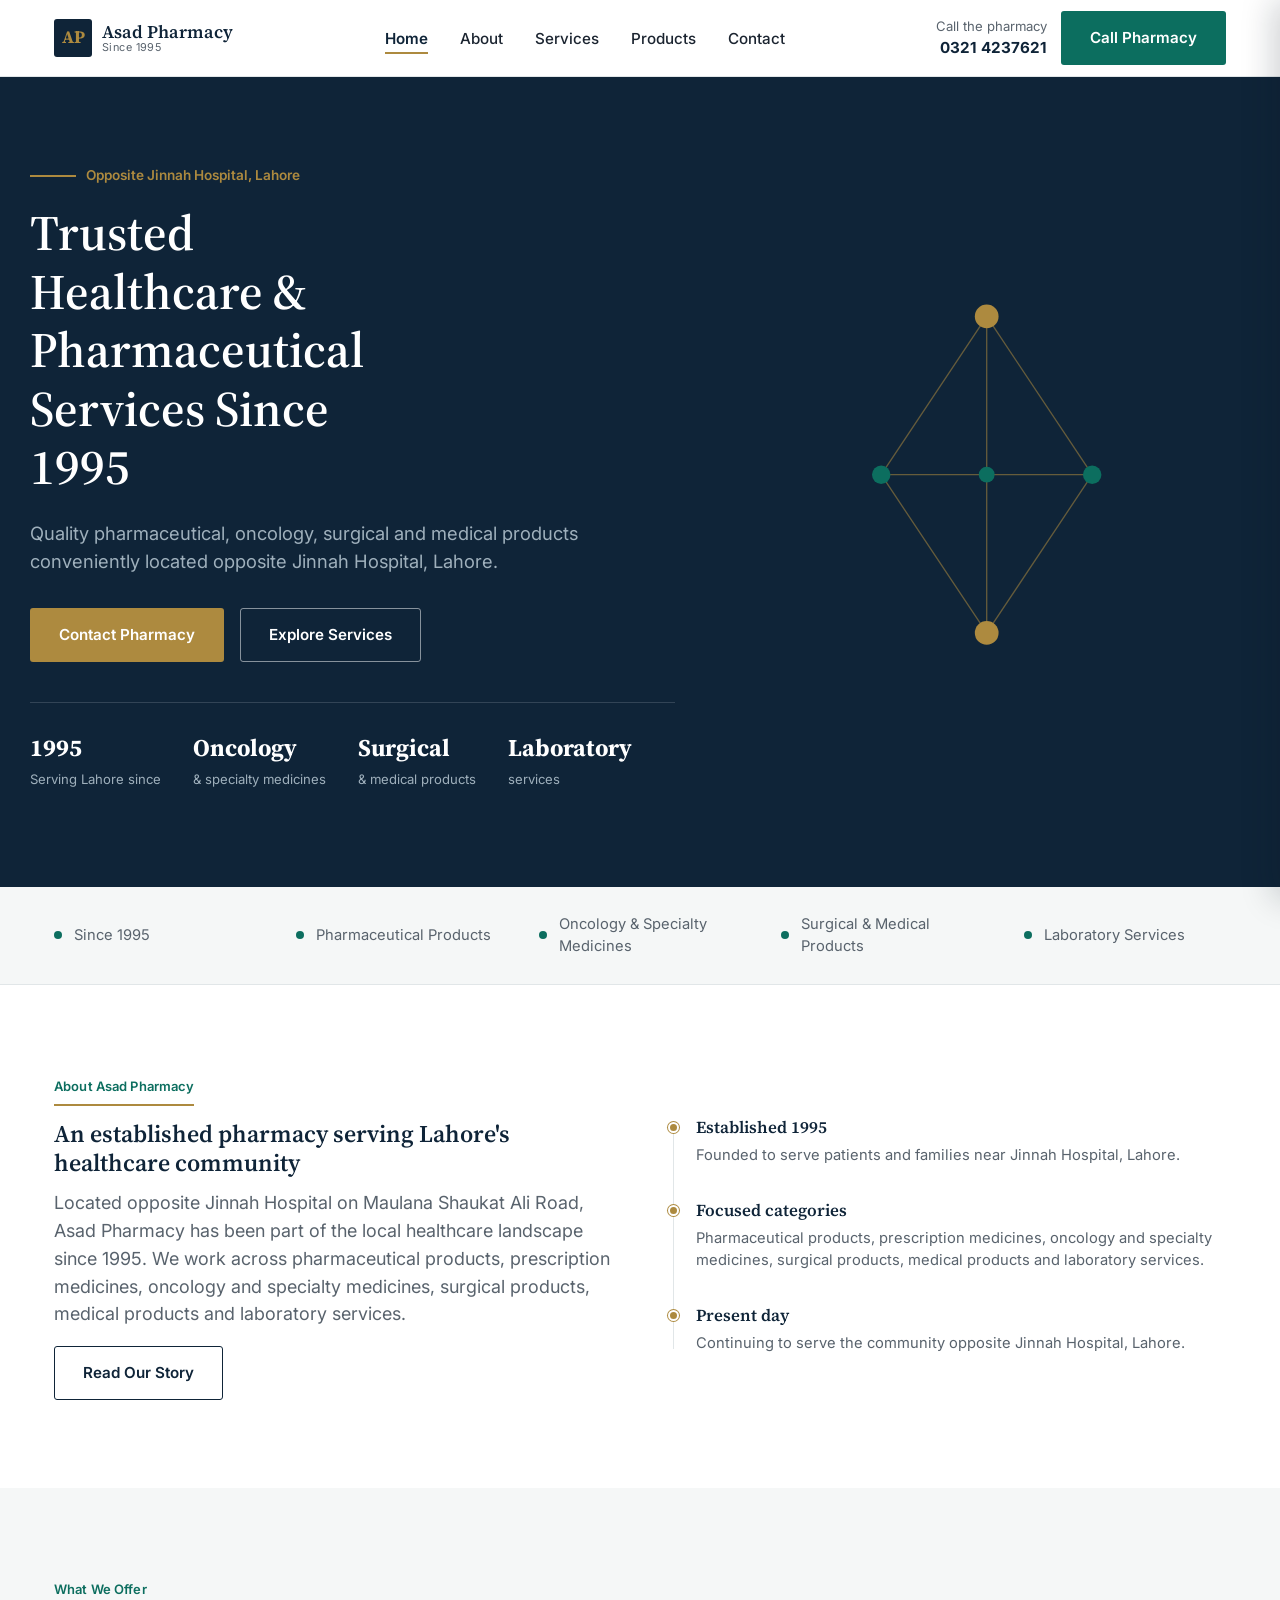
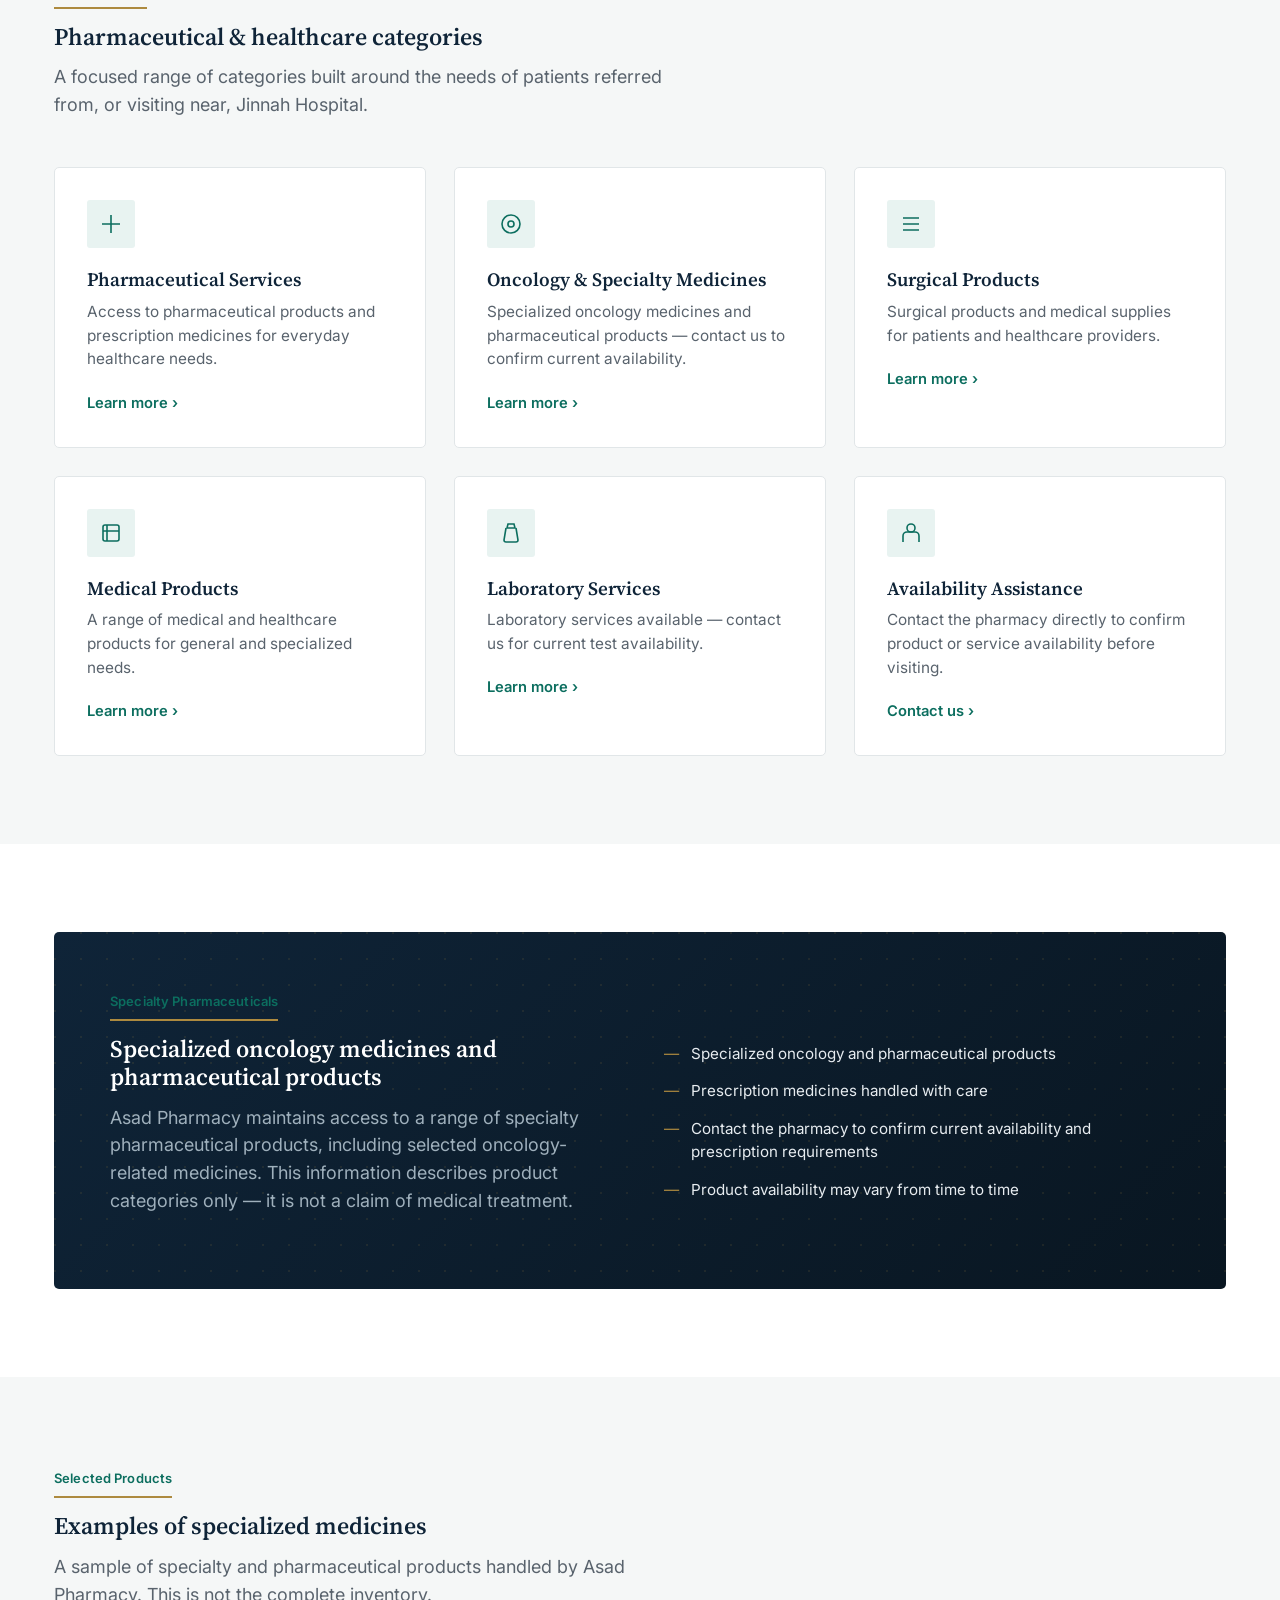
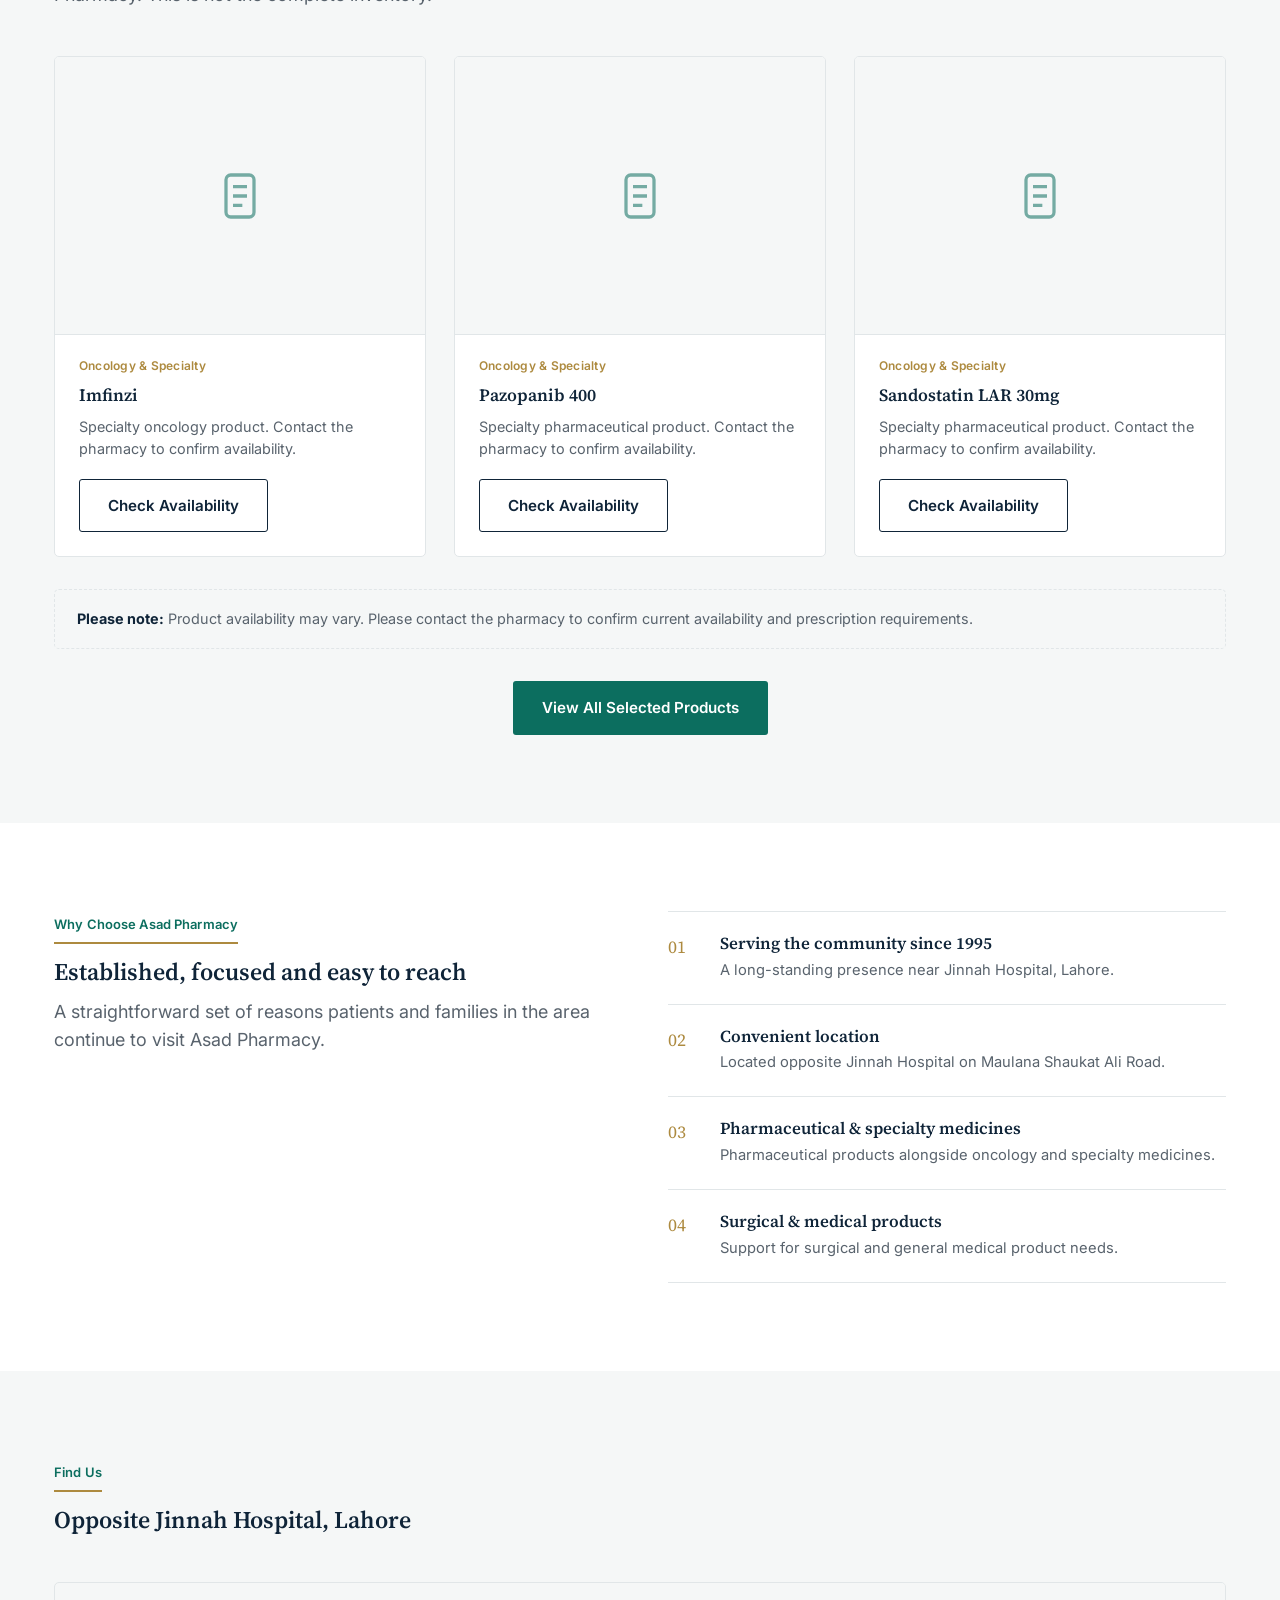
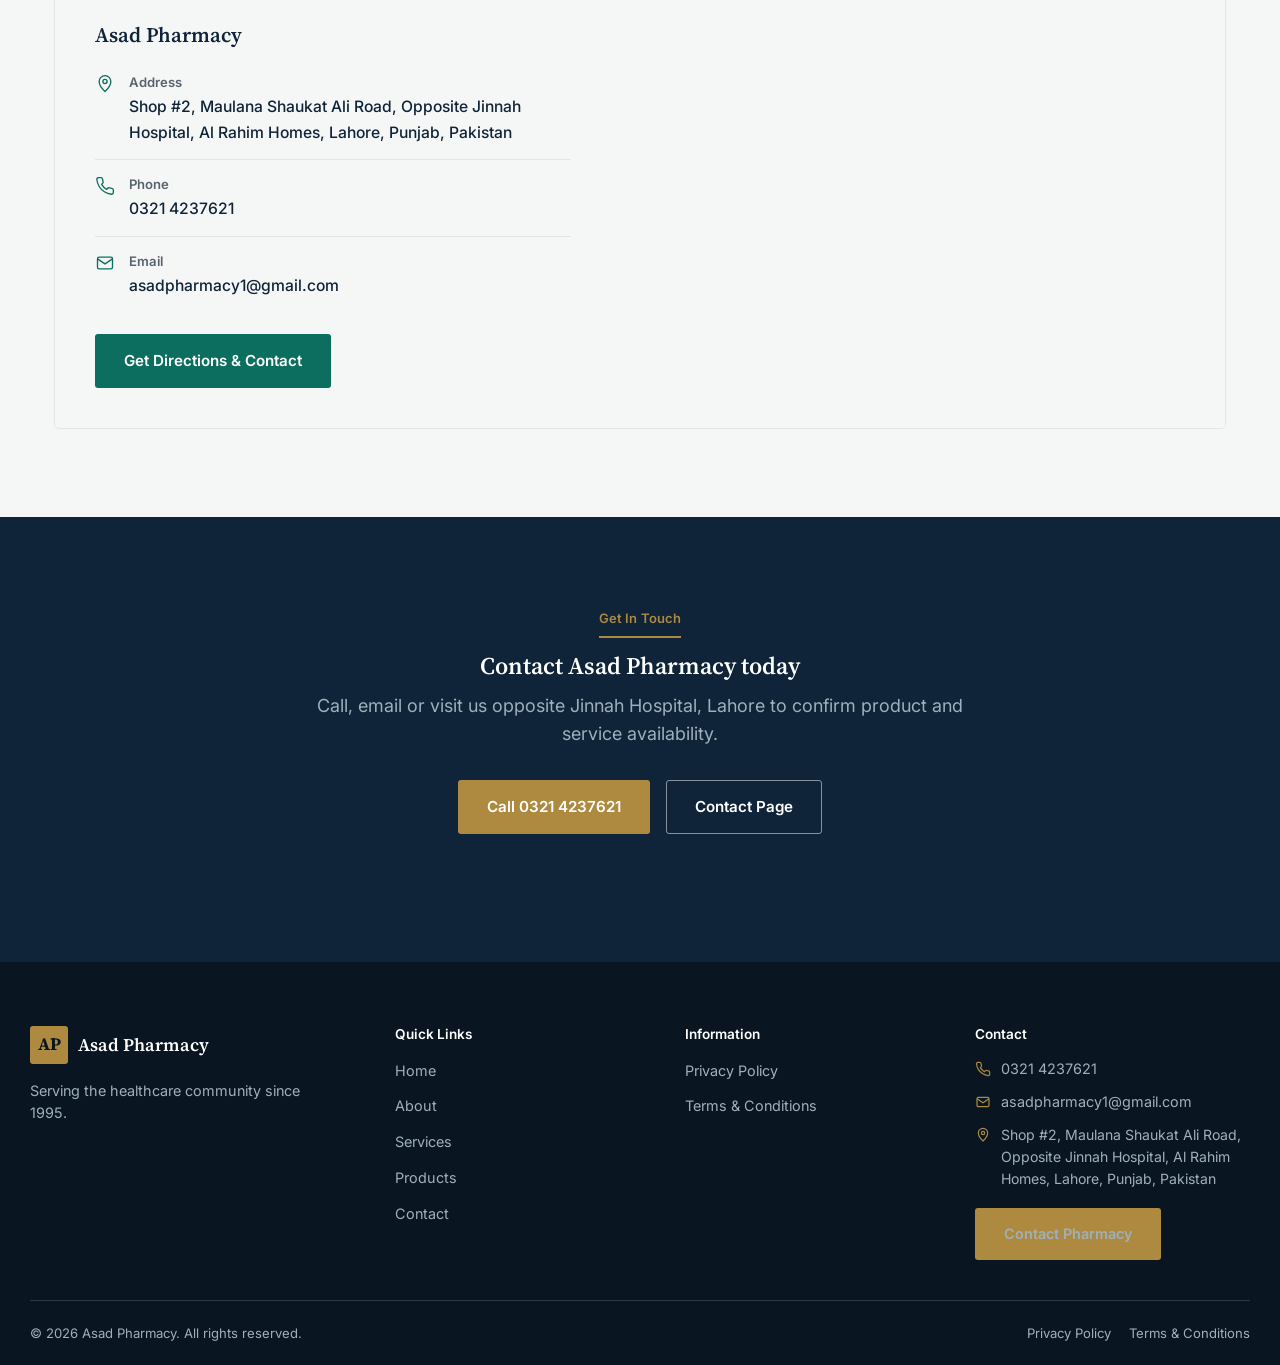
<file: index.html>
<!DOCTYPE html>
<html lang="en">
<head>
<meta charset="UTF-8">
<meta name="viewport" content="width=device-width, initial-scale=1.0">
<title>Asad Pharmacy Lahore | Pharmaceutical, Oncology &amp; Surgical Products Opposite Jinnah Hospital</title>
<meta name="description" content="Asad Pharmacy has served the healthcare community opposite Jinnah Hospital, Lahore since 1995 — pharmaceutical products, oncology &amp; specialty medicines, surgical and medical products, and laboratory services.">
<meta name="robots" content="index, follow">
<link rel="canonical" href="https://www.asadpharmacy.example/index.html">

<meta property="og:type" content="business.business">
<meta property="og:title" content="Asad Pharmacy Lahore | Pharmaceutical &amp; Healthcare Products Since 1995">
<meta property="og:description" content="Pharmaceutical products, oncology &amp; specialty medicines, surgical and medical products, and laboratory services — opposite Jinnah Hospital, Lahore.">
<meta property="og:url" content="https://www.asadpharmacy.example/index.html">
<meta property="og:site_name" content="Asad Pharmacy">
<meta name="twitter:card" content="summary">
<meta name="twitter:title" content="Asad Pharmacy Lahore | Since 1995">
<meta name="twitter:description" content="Pharmaceutical, oncology, surgical and medical products opposite Jinnah Hospital, Lahore.">

<link rel="preconnect" href="https://fonts.googleapis.com">
<link rel="preconnect" href="https://fonts.gstatic.com" crossorigin>
<link href="https://fonts.googleapis.com/css2?family=Source+Serif+4:wght@500;600;700&amp;family=Inter:wght@400;500;600;700&amp;display=swap" rel="stylesheet">
<link rel="stylesheet" href="style.css">

<script type="application/ld+json">
{
  "@context": "https://schema.org",
  "@type": "Pharmacy",
  "name": "Asad Pharmacy",
  "telephone": "+923214237621",
  "email": "asadpharmacy1@gmail.com",
  "address": {
    "@type": "PostalAddress",
    "streetAddress": "Shop #2, Maulana Shaukat Ali Road, Al Rahim Homes",
    "addressLocality": "Lahore",
    "addressRegion": "Punjab",
    "addressCountry": "PK"
  },
  "url": "https://www.asadpharmacy.example/index.html"
}
</script>
</head>
<body>
<a class="skip-link" href="#main">Skip to main content</a>

<!-- ===== HEADER ===== -->
<header class="site-header">
  <div class="container header-inner">
    <a class="brand" href="index.html" aria-label="Asad Pharmacy home">
      <span class="brand-mark" aria-hidden="true">AP</span>
      <span class="brand-text">
        <span class="brand-name">Asad Pharmacy</span>
        <span class="brand-sub">Since 1995</span>
      </span>
    </a>

    <nav class="main-nav" aria-label="Primary">
      <ul class="main-nav-list">
        <li><a href="index.html" data-nav-link aria-current="page">Home</a></li>
        <li><a href="about.html" data-nav-link>About</a></li>
        <li><a href="services.html" data-nav-link>Services</a></li>
        <li><a href="products.html" data-nav-link>Products</a></li>
        <li><a href="contact.html" data-nav-link>Contact</a></li>
      </ul>
    </nav>

    <div class="header-cta">
      <div class="header-phone">
        <span>Call the pharmacy</span>
        <strong>0321 4237621</strong>
      </div>
      <a class="btn btn-primary" href="tel:+923214237621">Call Pharmacy</a>
      <button class="hamburger" type="button" data-hamburger aria-label="Open menu" aria-expanded="false" aria-controls="mobileNav">
        <span></span><span></span><span></span>
      </button>
    </div>
  </div>
</header>

<div class="mobile-nav-overlay" data-mobile-overlay></div>
<nav class="mobile-nav" id="mobileNav" data-mobile-nav aria-label="Mobile" aria-hidden="true">
  <div class="mobile-nav-head">
    <span class="brand-name">Asad Pharmacy</span>
    <button class="mobile-nav-close" type="button" data-mobile-close aria-label="Close menu">&times;</button>
  </div>
  <ul class="mobile-nav-list">
    <li><a href="index.html" aria-current="page">Home</a></li>
    <li><a href="about.html">About</a></li>
    <li><a href="services.html">Services</a></li>
    <li><a href="products.html">Products</a></li>
    <li><a href="contact.html">Contact</a></li>
  </ul>
  <div class="mobile-nav-foot">
    <a class="btn btn-primary btn-block" href="tel:+923214237621">Call Pharmacy</a>
    <a class="btn btn-outline btn-block" href="https://wa.me/923214237621">WhatsApp</a>
  </div>
</nav>

<main id="main">

  <!-- ===== HERO ===== -->
  <section class="hero" data-hero-animate>
    <div class="container hero-inner">
      <div>
        <div class="hero-eyebrow" data-hero-piece>
          <span class="eyebrow-rule"></span> Opposite Jinnah Hospital, Lahore
        </div>
        <h1 data-hero-piece>Trusted Healthcare &amp; Pharmaceutical Services Since 1995</h1>
        <p class="lede" data-hero-piece>Quality pharmaceutical, oncology, surgical and medical products conveniently located opposite Jinnah Hospital, Lahore.</p>
        <div class="hero-actions" data-hero-piece>
          <a class="btn btn-gold" href="contact.html">Contact Pharmacy</a>
          <a class="btn btn-outline-light" href="services.html">Explore Services</a>
        </div>
        <div class="hero-facts" data-hero-piece>
          <div class="hero-fact"><strong>1995</strong><span>Serving Lahore since</span></div>
          <div class="hero-fact"><strong>Oncology</strong><span>&amp; specialty medicines</span></div>
          <div class="hero-fact"><strong>Surgical</strong><span>&amp; medical products</span></div>
          <div class="hero-fact"><strong>Laboratory</strong><span>services</span></div>
        </div>
      </div>

      <div class="hero-visual" data-hero-piece data-hero-visual aria-hidden="true">
        <svg viewBox="0 0 400 400" xmlns="http://www.w3.org/2000/svg">
          <g class="molecule-rotate">
            <line class="molecule-line" x1="200" y1="80" x2="120" y2="200"/>
            <line class="molecule-line" x1="200" y1="80" x2="280" y2="200"/>
            <line class="molecule-line" x1="120" y1="200" x2="200" y2="320"/>
            <line class="molecule-line" x1="280" y1="200" x2="200" y2="320"/>
            <line class="molecule-line" x1="120" y1="200" x2="280" y2="200"/>
            <line class="molecule-line" x1="200" y1="80" x2="200" y2="320"/>
          </g>
          <circle class="molecule-node molecule-pulse gold" cx="200" cy="80" r="9"/>
          <circle class="molecule-node molecule-pulse d2" cx="120" cy="200" r="7"/>
          <circle class="molecule-node molecule-pulse d3" cx="280" cy="200" r="7"/>
          <circle class="molecule-node molecule-pulse gold d2" cx="200" cy="320" r="9"/>
          <circle class="molecule-node molecule-pulse d3" cx="200" cy="200" r="6"/>
        </svg>
      </div>
    </div>
  </section>

  <!-- ===== TRUST STRIP ===== -->
  <div class="trust-strip">
    <div class="container">
      <div class="trust-item"><span class="dot"></span> Since 1995</div>
      <div class="trust-item"><span class="dot"></span> Pharmaceutical Products</div>
      <div class="trust-item"><span class="dot"></span> Oncology &amp; Specialty Medicines</div>
      <div class="trust-item"><span class="dot"></span> Surgical &amp; Medical Products</div>
      <div class="trust-item"><span class="dot"></span> Laboratory Services</div>
    </div>
  </div>

  <!-- ===== ABOUT PREVIEW ===== -->
  <section class="section">
    <div class="container grid grid-2" style="align-items:center; gap:56px;">
      <div class="reveal">
        <span class="label">About Asad Pharmacy</span>
        <h2>An established pharmacy serving Lahore's healthcare community</h2>
        <p class="lede">Located opposite Jinnah Hospital on Maulana Shaukat Ali Road, Asad Pharmacy has been part of the local healthcare landscape since 1995. We work across pharmaceutical products, prescription medicines, oncology and specialty medicines, surgical products, medical products and laboratory services.</p>
        <a class="btn btn-outline" href="about.html">Read Our Story</a>
      </div>
      <div class="reveal">
        <div class="timeline">
          <div class="timeline-item">
            <h3>Established 1995</h3>
            <p>Founded to serve patients and families near Jinnah Hospital, Lahore.</p>
          </div>
          <div class="timeline-item">
            <h3>Focused categories</h3>
            <p>Pharmaceutical products, prescription medicines, oncology and specialty medicines, surgical products, medical products and laboratory services.</p>
          </div>
          <div class="timeline-item">
            <h3>Present day</h3>
            <p>Continuing to serve the community opposite Jinnah Hospital, Lahore.</p>
          </div>
        </div>
      </div>
    </div>
  </section>

  <!-- ===== SERVICES PREVIEW ===== -->
  <section class="section section--alt">
    <div class="container">
      <div class="section-head reveal">
        <span class="label">What We Offer</span>
        <h2>Pharmaceutical &amp; healthcare categories</h2>
        <p class="lede">A focused range of categories built around the needs of patients referred from, or visiting near, Jinnah Hospital.</p>
      </div>

      <div class="grid grid-3">
        <div class="card reveal">
          <div class="card-icon" aria-hidden="true"><svg viewBox="0 0 24 24" fill="none" stroke="currentColor" stroke-width="1.6"><path d="M12 3v18M3 12h18"/></svg></div>
          <h3>Pharmaceutical Services</h3>
          <p>Access to pharmaceutical products and prescription medicines for everyday healthcare needs.</p>
          <a class="card-link" href="services.html#pharmaceutical">Learn more &rsaquo;</a>
        </div>
        <div class="card reveal">
          <div class="card-icon" aria-hidden="true"><svg viewBox="0 0 24 24" fill="none" stroke="currentColor" stroke-width="1.6"><circle cx="12" cy="12" r="9"/><circle cx="12" cy="12" r="3"/></svg></div>
          <h3>Oncology &amp; Specialty Medicines</h3>
          <p>Specialized oncology medicines and pharmaceutical products — contact us to confirm current availability.</p>
          <a class="card-link" href="services.html#oncology">Learn more &rsaquo;</a>
        </div>
        <div class="card reveal">
          <div class="card-icon" aria-hidden="true"><svg viewBox="0 0 24 24" fill="none" stroke="currentColor" stroke-width="1.6"><path d="M4 12h16M4 6h16M4 18h16"/></svg></div>
          <h3>Surgical Products</h3>
          <p>Surgical products and medical supplies for patients and healthcare providers.</p>
          <a class="card-link" href="services.html#surgical">Learn more &rsaquo;</a>
        </div>
        <div class="card reveal">
          <div class="card-icon" aria-hidden="true"><svg viewBox="0 0 24 24" fill="none" stroke="currentColor" stroke-width="1.6"><rect x="4" y="4" width="16" height="16" rx="2"/><path d="M8 4v16M4 10h16"/></svg></div>
          <h3>Medical Products</h3>
          <p>A range of medical and healthcare products for general and specialized needs.</p>
          <a class="card-link" href="services.html#medical">Learn more &rsaquo;</a>
        </div>
        <div class="card reveal">
          <div class="card-icon" aria-hidden="true"><svg viewBox="0 0 24 24" fill="none" stroke="currentColor" stroke-width="1.6"><path d="M9 3h6l1 4H8l1-4Z"/><path d="M7 7l-2 12a2 2 0 0 0 2 2h10a2 2 0 0 0 2-2L17 7"/></svg></div>
          <h3>Laboratory Services</h3>
          <p>Laboratory services available — contact us for current test availability.</p>
          <a class="card-link" href="services.html#laboratory">Learn more &rsaquo;</a>
        </div>
        <div class="card reveal">
          <div class="card-icon" aria-hidden="true"><svg viewBox="0 0 24 24" fill="none" stroke="currentColor" stroke-width="1.6"><path d="M4 21v-6a4 4 0 0 1 4-4h8a4 4 0 0 1 4 4v6"/><circle cx="12" cy="7" r="4"/></svg></div>
          <h3>Availability Assistance</h3>
          <p>Contact the pharmacy directly to confirm product or service availability before visiting.</p>
          <a class="card-link" href="contact.html">Contact us &rsaquo;</a>
        </div>
      </div>
    </div>
  </section>

  <!-- ===== SPECIALTY / ONCOLOGY ===== -->
  <section class="section">
    <div class="container">
      <div class="specialty reveal">
        <div>
          <span class="label">Specialty Pharmaceuticals</span>
          <h2>Specialized oncology medicines and pharmaceutical products</h2>
          <p class="lede">Asad Pharmacy maintains access to a range of specialty pharmaceutical products, including selected oncology-related medicines. This information describes product categories only — it is not a claim of medical treatment.</p>
        </div>
        <ul class="specialty-list">
          <li>Specialized oncology and pharmaceutical products</li>
          <li>Prescription medicines handled with care</li>
          <li>Contact the pharmacy to confirm current availability and prescription requirements</li>
          <li>Product availability may vary from time to time</li>
        </ul>
      </div>
    </div>
  </section>

  <!-- ===== PRODUCTS PREVIEW ===== -->
  <section class="section section--alt">
    <div class="container">
      <div class="section-head reveal">
        <span class="label">Selected Products</span>
        <h2>Examples of specialized medicines</h2>
        <p class="lede">A sample of specialty and pharmaceutical products handled by Asad Pharmacy. This is not the complete inventory.</p>
      </div>
      <div class="grid grid-3">
        <div class="product-card reveal">
          <div class="product-media" aria-hidden="true"><svg viewBox="0 0 24 24" fill="none" stroke="currentColor" stroke-width="1.4"><rect x="6" y="3" width="12" height="18" rx="2"/><path d="M9 8h6M9 12h6M9 16h4"/></svg></div>
          <div class="product-body">
            <span class="product-category">Oncology &amp; Specialty</span>
            <h3>Imfinzi</h3>
            <p>Specialty oncology product. Contact the pharmacy to confirm availability.</p>
            <a class="btn btn-outline" href="products.html">Check Availability</a>
          </div>
        </div>
        <div class="product-card reveal">
          <div class="product-media" aria-hidden="true"><svg viewBox="0 0 24 24" fill="none" stroke="currentColor" stroke-width="1.4"><rect x="6" y="3" width="12" height="18" rx="2"/><path d="M9 8h6M9 12h6M9 16h4"/></svg></div>
          <div class="product-body">
            <span class="product-category">Oncology &amp; Specialty</span>
            <h3>Pazopanib 400</h3>
            <p>Specialty pharmaceutical product. Contact the pharmacy to confirm availability.</p>
            <a class="btn btn-outline" href="products.html">Check Availability</a>
          </div>
        </div>
        <div class="product-card reveal">
          <div class="product-media" aria-hidden="true"><svg viewBox="0 0 24 24" fill="none" stroke="currentColor" stroke-width="1.4"><rect x="6" y="3" width="12" height="18" rx="2"/><path d="M9 8h6M9 12h6M9 16h4"/></svg></div>
          <div class="product-body">
            <span class="product-category">Oncology &amp; Specialty</span>
            <h3>Sandostatin LAR 30mg</h3>
            <p>Specialty pharmaceutical product. Contact the pharmacy to confirm availability.</p>
            <a class="btn btn-outline" href="products.html">Check Availability</a>
          </div>
        </div>
      </div>
      <div class="disclaimer reveal">
        <strong>Please note:</strong> Product availability may vary. Please contact the pharmacy to confirm current availability and prescription requirements.
      </div>
      <div style="margin-top:32px; text-align:center;">
        <a class="btn btn-primary" href="products.html">View All Selected Products</a>
      </div>
    </div>
  </section>

  <!-- ===== WHY CHOOSE ===== -->
  <section class="section">
    <div class="container grid grid-2" style="gap:56px;">
      <div class="reveal">
        <span class="label">Why Choose Asad Pharmacy</span>
        <h2>Established, focused and easy to reach</h2>
        <p class="lede">A straightforward set of reasons patients and families in the area continue to visit Asad Pharmacy.</p>
      </div>
      <div class="reveal">
        <div class="value-row">
          <span class="value-num">01</span>
          <div><h3>Serving the community since 1995</h3><p>A long-standing presence near Jinnah Hospital, Lahore.</p></div>
        </div>
        <div class="value-row">
          <span class="value-num">02</span>
          <div><h3>Convenient location</h3><p>Located opposite Jinnah Hospital on Maulana Shaukat Ali Road.</p></div>
        </div>
        <div class="value-row">
          <span class="value-num">03</span>
          <div><h3>Pharmaceutical &amp; specialty medicines</h3><p>Pharmaceutical products alongside oncology and specialty medicines.</p></div>
        </div>
        <div class="value-row">
          <span class="value-num">04</span>
          <div><h3>Surgical &amp; medical products</h3><p>Support for surgical and general medical product needs.</p></div>
        </div>
      </div>
    </div>
  </section>

  <!-- ===== LOCATION ===== -->
  <section class="section section--alt">
    <div class="container">
      <div class="section-head reveal">
        <span class="label">Find Us</span>
        <h2>Opposite Jinnah Hospital, Lahore</h2>
      </div>
      <div class="location-panel reveal">
        <div class="location-info">
          <h3>Asad Pharmacy</h3>
          <div class="location-detail">
            <span class="ico" aria-hidden="true"><svg viewBox="0 0 24 24" fill="none" stroke="currentColor" stroke-width="1.6"><path d="M12 21s7-6.5 7-12a7 7 0 1 0-14 0c0 5.5 7 12 7 12Z"/><circle cx="12" cy="9" r="2.5"/></svg></span>
            <div><strong>Address</strong><span>Shop #2, Maulana Shaukat Ali Road, Opposite Jinnah Hospital, Al Rahim Homes, Lahore, Punjab, Pakistan</span></div>
          </div>
          <div class="location-detail">
            <span class="ico" aria-hidden="true"><svg viewBox="0 0 24 24" fill="none" stroke="currentColor" stroke-width="1.6"><path d="M22 16.9v3a2 2 0 0 1-2.2 2 19.8 19.8 0 0 1-8.6-3 19.5 19.5 0 0 1-6-6 19.8 19.8 0 0 1-3-8.7A2 2 0 0 1 4.1 2h3a2 2 0 0 1 2 1.7c.1 1 .3 2 .6 3a2 2 0 0 1-.5 2L8 10a16 16 0 0 0 6 6l1.3-1.3a2 2 0 0 1 2-.5c1 .3 2 .5 3 .6a2 2 0 0 1 1.7 2Z"/></svg></span>
            <div><strong>Phone</strong><a href="tel:+923214237621">0321 4237621</a></div>
          </div>
          <div class="location-detail">
            <span class="ico" aria-hidden="true"><svg viewBox="0 0 24 24" fill="none" stroke="currentColor" stroke-width="1.6"><rect x="3" y="5" width="18" height="14" rx="2"/><path d="m3 7 9 6 9-6"/></svg></span>
            <div><strong>Email</strong><a href="mailto:asadpharmacy1@gmail.com">asadpharmacy1@gmail.com</a></div>
          </div>
          <a class="btn btn-primary" style="margin-top:22px;" href="contact.html">Get Directions &amp; Contact</a>
        </div>
        <div class="map-embed">
          <iframe title="Asad Pharmacy location map" loading="lazy" referrerpolicy="no-referrer-when-downgrade"
            src="https://www.google.com/maps?q=Jinnah+Hospital+Lahore&output=embed"></iframe>
        </div>
      </div>
    </div>
  </section>

  <!-- ===== CONTACT CTA ===== -->
  <section class="section section--navy">
    <div class="container" style="text-align:center;">
      <span class="label reveal">Get In Touch</span>
      <h2 class="reveal">Contact Asad Pharmacy today</h2>
      <p class="lede reveal" style="margin:0 auto 32px;">Call, email or visit us opposite Jinnah Hospital, Lahore to confirm product and service availability.</p>
      <div class="hero-actions reveal" style="justify-content:center;">
        <a class="btn btn-gold" href="tel:+923214237621">Call 0321 4237621</a>
        <a class="btn btn-outline-light" href="contact.html">Contact Page</a>
      </div>
    </div>
  </section>

</main>

<!-- ===== FOOTER ===== -->
<footer class="site-footer">
  <div class="container footer-top">
    <div class="footer-brand">
      <a class="brand" href="index.html">
        <span class="brand-mark" aria-hidden="true">AP</span>
        <span class="brand-name">Asad Pharmacy</span>
      </a>
      <p>Serving the healthcare community since 1995.</p>
    </div>
    <div class="footer-col">
      <h4>Quick Links</h4>
      <ul>
        <li><a href="index.html">Home</a></li>
        <li><a href="about.html">About</a></li>
        <li><a href="services.html">Services</a></li>
        <li><a href="products.html">Products</a></li>
        <li><a href="contact.html">Contact</a></li>
      </ul>
    </div>
    <div class="footer-col">
      <h4>Information</h4>
      <ul>
        <li><a href="privacy-policy.html">Privacy Policy</a></li>
        <li><a href="terms.html">Terms &amp; Conditions</a></li>
      </ul>
    </div>
    <div class="footer-col">
      <h4>Contact</h4>
      <ul class="footer-contact">
        <li><svg viewBox="0 0 24 24" fill="none" stroke="currentColor" stroke-width="1.8"><path d="M22 16.9v3a2 2 0 0 1-2.2 2 19.8 19.8 0 0 1-8.6-3 19.5 19.5 0 0 1-6-6 19.8 19.8 0 0 1-3-8.7A2 2 0 0 1 4.1 2h3a2 2 0 0 1 2 1.7c.1 1 .3 2 .6 3a2 2 0 0 1-.5 2L8 10a16 16 0 0 0 6 6l1.3-1.3a2 2 0 0 1 2-.5c1 .3 2 .5 3 .6a2 2 0 0 1 1.7 2Z"/></svg><a href="tel:+923214237621">0321 4237621</a></li>
        <li><svg viewBox="0 0 24 24" fill="none" stroke="currentColor" stroke-width="1.8"><rect x="3" y="5" width="18" height="14" rx="2"/><path d="m3 7 9 6 9-6"/></svg><a href="mailto:asadpharmacy1@gmail.com">asadpharmacy1@gmail.com</a></li>
        <li><svg viewBox="0 0 24 24" fill="none" stroke="currentColor" stroke-width="1.8"><path d="M12 21s7-6.5 7-12a7 7 0 1 0-14 0c0 5.5 7 12 7 12Z"/><circle cx="12" cy="9" r="2.5"/></svg><span>Shop #2, Maulana Shaukat Ali Road, Opposite Jinnah Hospital, Al Rahim Homes, Lahore, Punjab, Pakistan</span></li>
      </ul>
      <a class="btn btn-gold" style="margin-top:18px;" href="contact.html">Contact Pharmacy</a>
    </div>
  </div>
  <div class="container footer-bottom">
    <span>&copy; 2026 Asad Pharmacy. All rights reserved.</span>
    <div class="footer-legal">
      <a href="privacy-policy.html">Privacy Policy</a>
      <a href="terms.html">Terms &amp; Conditions</a>
    </div>
  </div>
</footer>

<button class="back-to-top" type="button" data-back-to-top aria-label="Back to top">
  <svg width="18" height="18" viewBox="0 0 24 24" fill="none" stroke="currentColor" stroke-width="2"><path d="M12 19V5M5 12l7-7 7 7"/></svg>
</button>

<script src="https://cdnjs.cloudflare.com/ajax/libs/gsap/3.12.5/gsap.min.js" defer></script>
<script src="animations.js" defer></script>
<script src="main.js" defer></script>
</body>
  </html>
</file>
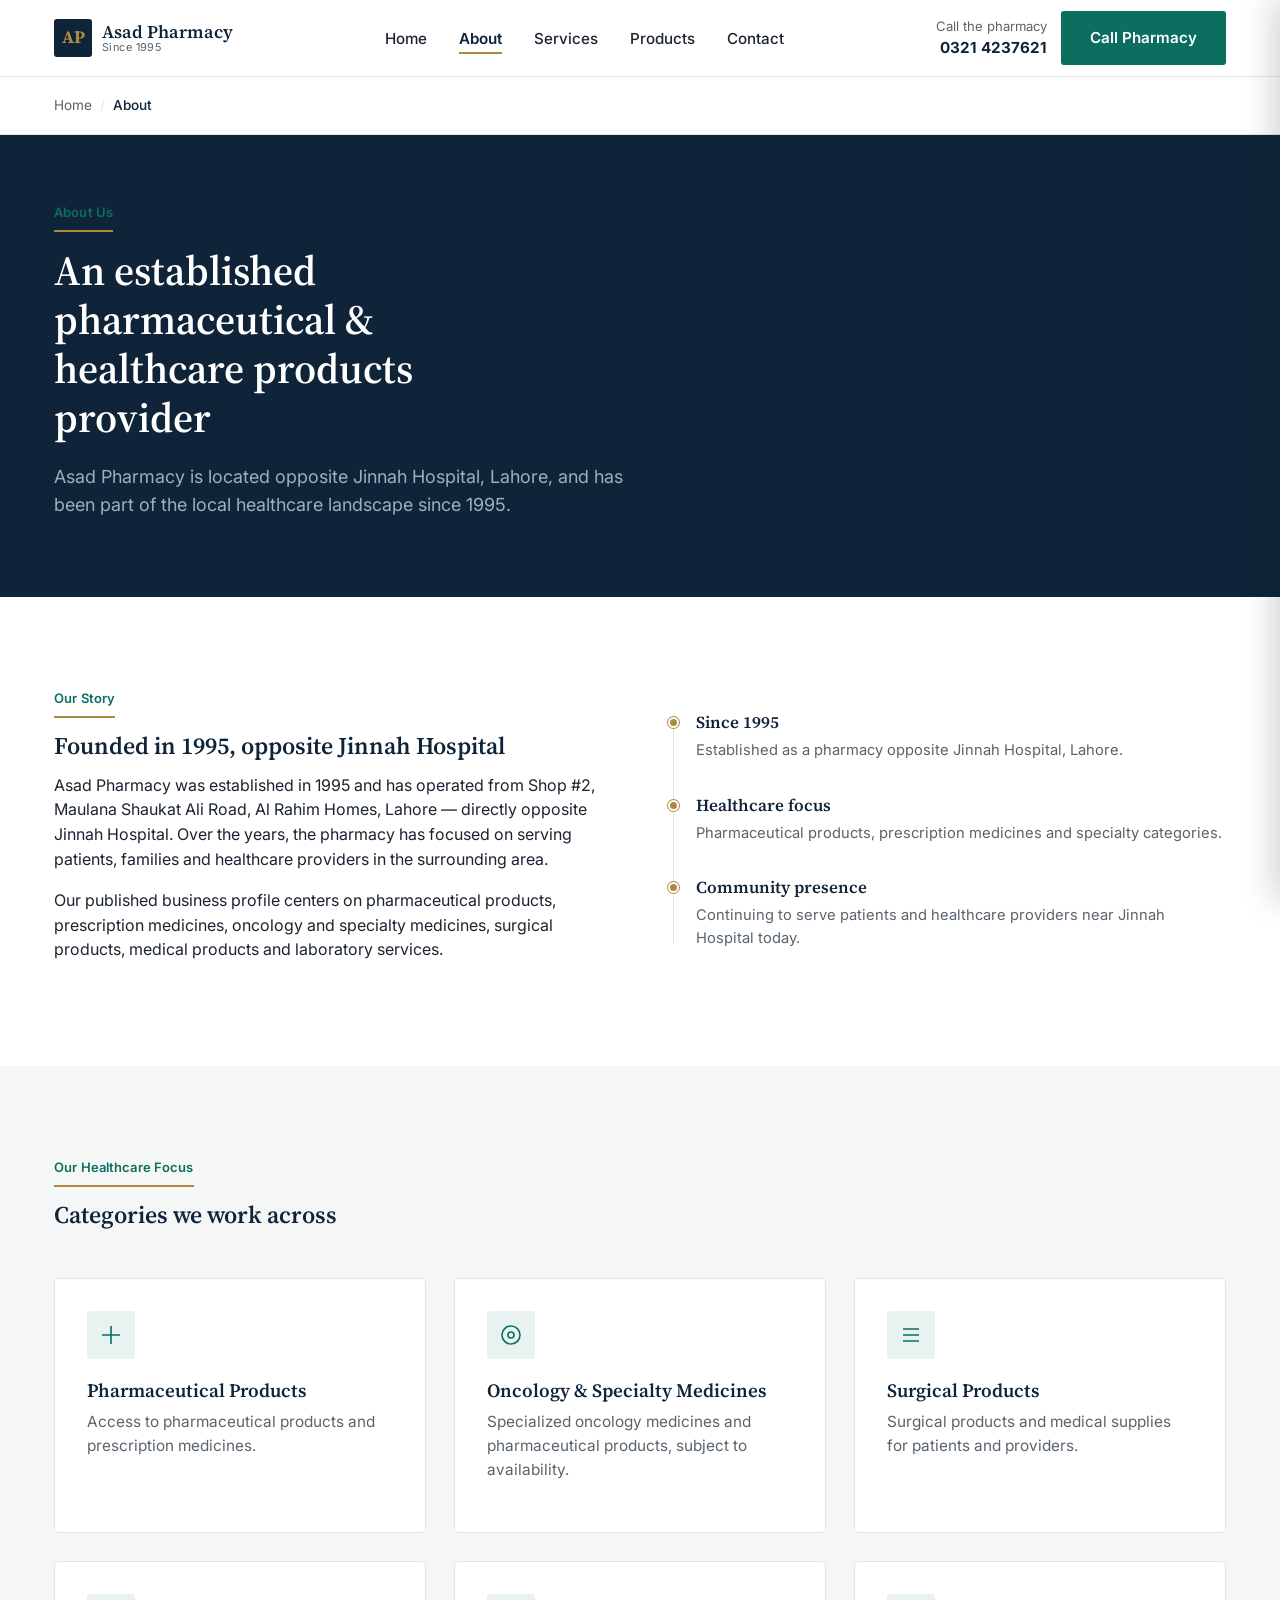
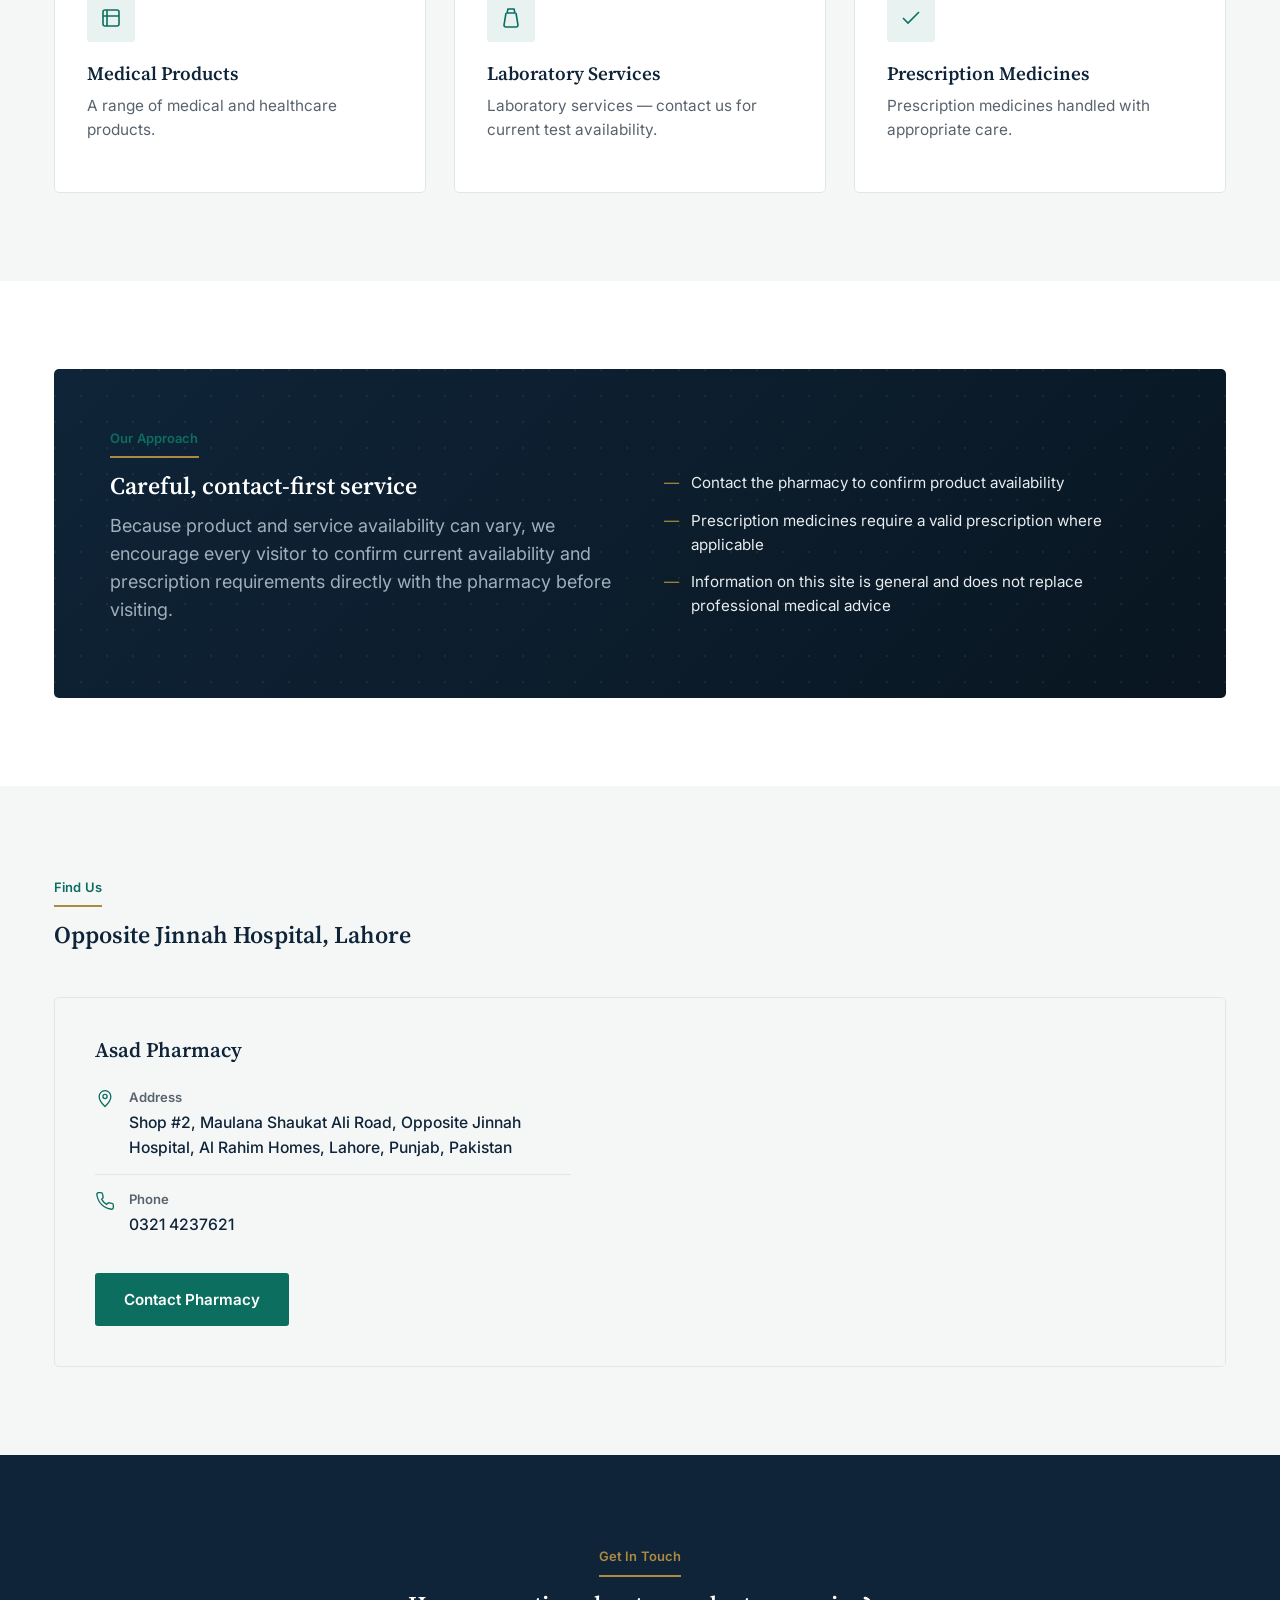
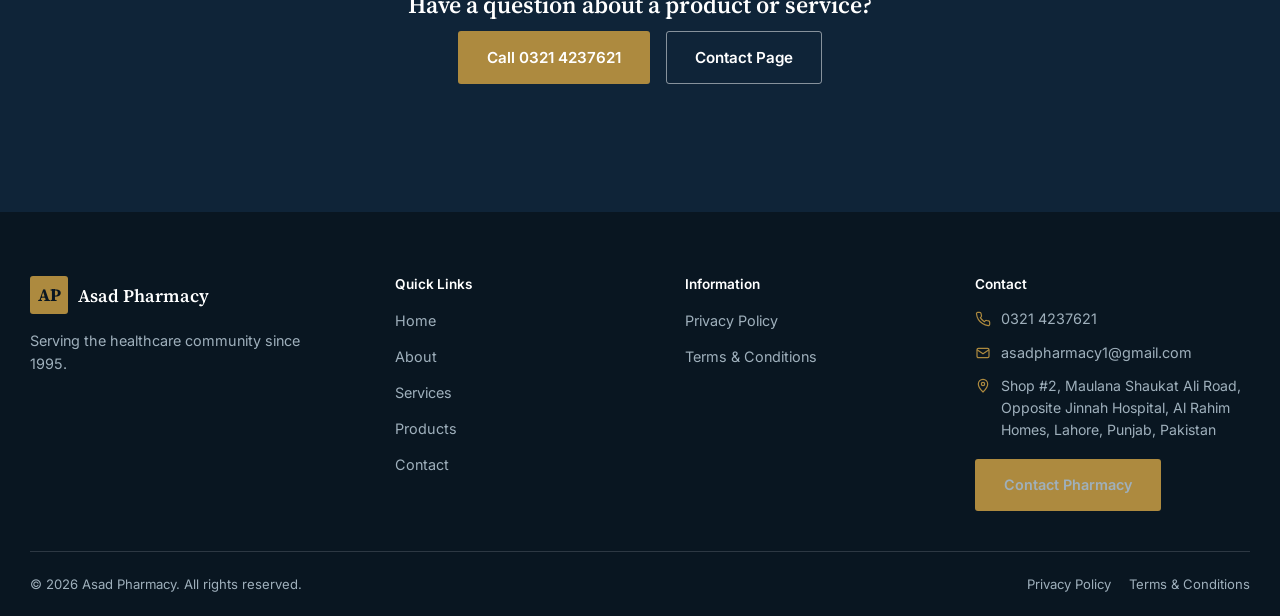
<file: about.html>
<!DOCTYPE html>
<html lang="en">
<head>
<meta charset="UTF-8">
<meta name="viewport" content="width=device-width, initial-scale=1.0">
<title>About Asad Pharmacy | Serving Lahore Since 1995</title>
<meta name="description" content="Learn about Asad Pharmacy, opposite Jinnah Hospital, Lahore — an established pharmaceutical and healthcare products provider serving the community since 1995.">
<meta name="robots" content="index, follow">
<link rel="canonical" href="https://www.asadpharmacy.example/about.html">

<meta property="og:type" content="website">
<meta property="og:title" content="About Asad Pharmacy | Since 1995">
<meta property="og:description" content="An established pharmaceutical and healthcare products provider opposite Jinnah Hospital, Lahore.">
<meta property="og:url" content="https://www.asadpharmacy.example/about.html">
<meta name="twitter:card" content="summary">
<meta name="twitter:title" content="About Asad Pharmacy | Since 1995">
<meta name="twitter:description" content="An established pharmaceutical and healthcare products provider opposite Jinnah Hospital, Lahore.">

<link rel="preconnect" href="https://fonts.googleapis.com">
<link rel="preconnect" href="https://fonts.gstatic.com" crossorigin>
<link href="https://fonts.googleapis.com/css2?family=Source+Serif+4:wght@500;600;700&amp;family=Inter:wght@400;500;600;700&amp;display=swap" rel="stylesheet">
<link rel="stylesheet" href="style.css">

<script type="application/ld+json">
{
  "@context": "https://schema.org",
  "@type": "BreadcrumbList",
  "itemListElement": [
    {"@type": "ListItem", "position": 1, "name": "Home", "item": "https://www.asadpharmacy.example/index.html"},
    {"@type": "ListItem", "position": 2, "name": "About", "item": "https://www.asadpharmacy.example/about.html"}
  ]
}
</script>
</head>
<body>
<a class="skip-link" href="#main">Skip to main content</a>

<header class="site-header">
  <div class="container header-inner">
    <a class="brand" href="index.html" aria-label="Asad Pharmacy home">
      <span class="brand-mark" aria-hidden="true">AP</span>
      <span class="brand-text">
        <span class="brand-name">Asad Pharmacy</span>
        <span class="brand-sub">Since 1995</span>
      </span>
    </a>
    <nav class="main-nav" aria-label="Primary">
      <ul class="main-nav-list">
        <li><a href="index.html" data-nav-link>Home</a></li>
        <li><a href="about.html" data-nav-link aria-current="page">About</a></li>
        <li><a href="services.html" data-nav-link>Services</a></li>
        <li><a href="products.html" data-nav-link>Products</a></li>
        <li><a href="contact.html" data-nav-link>Contact</a></li>
      </ul>
    </nav>
    <div class="header-cta">
      <div class="header-phone"><span>Call the pharmacy</span><strong>0321 4237621</strong></div>
      <a class="btn btn-primary" href="tel:+923214237621">Call Pharmacy</a>
      <button class="hamburger" type="button" data-hamburger aria-label="Open menu" aria-expanded="false" aria-controls="mobileNav">
        <span></span><span></span><span></span>
      </button>
    </div>
  </div>
</header>

<div class="mobile-nav-overlay" data-mobile-overlay></div>
<nav class="mobile-nav" id="mobileNav" data-mobile-nav aria-label="Mobile" aria-hidden="true">
  <div class="mobile-nav-head">
    <span class="brand-name">Asad Pharmacy</span>
    <button class="mobile-nav-close" type="button" data-mobile-close aria-label="Close menu">&times;</button>
  </div>
  <ul class="mobile-nav-list">
    <li><a href="index.html">Home</a></li>
    <li><a href="about.html" aria-current="page">About</a></li>
    <li><a href="services.html">Services</a></li>
    <li><a href="products.html">Products</a></li>
    <li><a href="contact.html">Contact</a></li>
  </ul>
  <div class="mobile-nav-foot">
    <a class="btn btn-primary btn-block" href="tel:+923214237621">Call Pharmacy</a>
    <a class="btn btn-outline btn-block" href="https://wa.me/923214237621">WhatsApp</a>
  </div>
</nav>

<main id="main">
  <div class="breadcrumbs">
    <div class="container">
      <a href="index.html">Home</a><span class="sep">/</span><span class="current">About</span>
    </div>
  </div>

  <section class="page-hero">
    <div class="container">
      <span class="label">About Us</span>
      <h1>An established pharmaceutical &amp; healthcare products provider</h1>
      <p class="lede">Asad Pharmacy is located opposite Jinnah Hospital, Lahore, and has been part of the local healthcare landscape since 1995.</p>
    </div>
  </section>

  <section class="section">
    <div class="container grid grid-2" style="gap:56px; align-items:center;">
      <div class="reveal">
        <span class="label">Our Story</span>
        <h2>Founded in 1995, opposite Jinnah Hospital</h2>
        <p>Asad Pharmacy was established in 1995 and has operated from Shop #2, Maulana Shaukat Ali Road, Al Rahim Homes, Lahore — directly opposite Jinnah Hospital. Over the years, the pharmacy has focused on serving patients, families and healthcare providers in the surrounding area.</p>
        <p>Our published business profile centers on pharmaceutical products, prescription medicines, oncology and specialty medicines, surgical products, medical products and laboratory services.</p>
      </div>
      <div class="reveal">
        <div class="timeline">
          <div class="timeline-item">
            <h3>Since 1995</h3>
            <p>Established as a pharmacy opposite Jinnah Hospital, Lahore.</p>
          </div>
          <div class="timeline-item">
            <h3>Healthcare focus</h3>
            <p>Pharmaceutical products, prescription medicines and specialty categories.</p>
          </div>
          <div class="timeline-item">
            <h3>Community presence</h3>
            <p>Continuing to serve patients and healthcare providers near Jinnah Hospital today.</p>
          </div>
        </div>
      </div>
    </div>
  </section>

  <section class="section section--alt">
    <div class="container">
      <div class="section-head reveal">
        <span class="label">Our Healthcare Focus</span>
        <h2>Categories we work across</h2>
      </div>
      <div class="grid grid-3">
        <div class="card reveal">
          <div class="card-icon" aria-hidden="true"><svg viewBox="0 0 24 24" fill="none" stroke="currentColor" stroke-width="1.6"><path d="M12 3v18M3 12h18"/></svg></div>
          <h3>Pharmaceutical Products</h3>
          <p>Access to pharmaceutical products and prescription medicines.</p>
        </div>
        <div class="card reveal">
          <div class="card-icon" aria-hidden="true"><svg viewBox="0 0 24 24" fill="none" stroke="currentColor" stroke-width="1.6"><circle cx="12" cy="12" r="9"/><circle cx="12" cy="12" r="3"/></svg></div>
          <h3>Oncology &amp; Specialty Medicines</h3>
          <p>Specialized oncology medicines and pharmaceutical products, subject to availability.</p>
        </div>
        <div class="card reveal">
          <div class="card-icon" aria-hidden="true"><svg viewBox="0 0 24 24" fill="none" stroke="currentColor" stroke-width="1.6"><path d="M4 12h16M4 6h16M4 18h16"/></svg></div>
          <h3>Surgical Products</h3>
          <p>Surgical products and medical supplies for patients and providers.</p>
        </div>
        <div class="card reveal">
          <div class="card-icon" aria-hidden="true"><svg viewBox="0 0 24 24" fill="none" stroke="currentColor" stroke-width="1.6"><rect x="4" y="4" width="16" height="16" rx="2"/><path d="M8 4v16M4 10h16"/></svg></div>
          <h3>Medical Products</h3>
          <p>A range of medical and healthcare products.</p>
        </div>
        <div class="card reveal">
          <div class="card-icon" aria-hidden="true"><svg viewBox="0 0 24 24" fill="none" stroke="currentColor" stroke-width="1.6"><path d="M9 3h6l1 4H8l1-4Z"/><path d="M7 7l-2 12a2 2 0 0 0 2 2h10a2 2 0 0 0 2-2L17 7"/></svg></div>
          <h3>Laboratory Services</h3>
          <p>Laboratory services — contact us for current test availability.</p>
        </div>
        <div class="card reveal">
          <div class="card-icon" aria-hidden="true"><svg viewBox="0 0 24 24" fill="none" stroke="currentColor" stroke-width="1.6"><path d="M20 6 9 17l-5-5"/></svg></div>
          <h3>Prescription Medicines</h3>
          <p>Prescription medicines handled with appropriate care.</p>
        </div>
      </div>
    </div>
  </section>

  <section class="section">
    <div class="container">
      <div class="specialty reveal">
        <div>
          <span class="label">Our Approach</span>
          <h2>Careful, contact-first service</h2>
          <p class="lede">Because product and service availability can vary, we encourage every visitor to confirm current availability and prescription requirements directly with the pharmacy before visiting.</p>
        </div>
        <ul class="specialty-list">
          <li>Contact the pharmacy to confirm product availability</li>
          <li>Prescription medicines require a valid prescription where applicable</li>
          <li>Information on this site is general and does not replace professional medical advice</li>
        </ul>
      </div>
    </div>
  </section>

  <section class="section section--alt">
    <div class="container">
      <div class="section-head reveal">
        <span class="label">Find Us</span>
        <h2>Opposite Jinnah Hospital, Lahore</h2>
      </div>
      <div class="location-panel reveal">
        <div class="location-info">
          <h3>Asad Pharmacy</h3>
          <div class="location-detail">
            <span class="ico" aria-hidden="true"><svg viewBox="0 0 24 24" fill="none" stroke="currentColor" stroke-width="1.6"><path d="M12 21s7-6.5 7-12a7 7 0 1 0-14 0c0 5.5 7 12 7 12Z"/><circle cx="12" cy="9" r="2.5"/></svg></span>
            <div><strong>Address</strong><span>Shop #2, Maulana Shaukat Ali Road, Opposite Jinnah Hospital, Al Rahim Homes, Lahore, Punjab, Pakistan</span></div>
          </div>
          <div class="location-detail">
            <span class="ico" aria-hidden="true"><svg viewBox="0 0 24 24" fill="none" stroke="currentColor" stroke-width="1.6"><path d="M22 16.9v3a2 2 0 0 1-2.2 2 19.8 19.8 0 0 1-8.6-3 19.5 19.5 0 0 1-6-6 19.8 19.8 0 0 1-3-8.7A2 2 0 0 1 4.1 2h3a2 2 0 0 1 2 1.7c.1 1 .3 2 .6 3a2 2 0 0 1-.5 2L8 10a16 16 0 0 0 6 6l1.3-1.3a2 2 0 0 1 2-.5c1 .3 2 .5 3 .6a2 2 0 0 1 1.7 2Z"/></svg></span>
            <div><strong>Phone</strong><a href="tel:+923214237621">0321 4237621</a></div>
          </div>
          <a class="btn btn-primary" style="margin-top:22px;" href="contact.html">Contact Pharmacy</a>
        </div>
        <div class="map-embed">
          <iframe title="Asad Pharmacy location map" loading="lazy" referrerpolicy="no-referrer-when-downgrade"
            src="https://www.google.com/maps?q=Jinnah+Hospital+Lahore&output=embed"></iframe>
        </div>
      </div>
    </div>
  </section>

  <section class="section section--navy">
    <div class="container" style="text-align:center;">
      <span class="label reveal">Get In Touch</span>
      <h2 class="reveal">Have a question about a product or service?</h2>
      <div class="hero-actions reveal" style="justify-content:center;">
        <a class="btn btn-gold" href="tel:+923214237621">Call 0321 4237621</a>
        <a class="btn btn-outline-light" href="contact.html">Contact Page</a>
      </div>
    </div>
  </section>
</main>

<footer class="site-footer">
  <div class="container footer-top">
    <div class="footer-brand">
      <a class="brand" href="index.html">
        <span class="brand-mark" aria-hidden="true">AP</span>
        <span class="brand-name">Asad Pharmacy</span>
      </a>
      <p>Serving the healthcare community since 1995.</p>
    </div>
    <div class="footer-col">
      <h4>Quick Links</h4>
      <ul>
        <li><a href="index.html">Home</a></li>
        <li><a href="about.html">About</a></li>
        <li><a href="services.html">Services</a></li>
        <li><a href="products.html">Products</a></li>
        <li><a href="contact.html">Contact</a></li>
      </ul>
    </div>
    <div class="footer-col">
      <h4>Information</h4>
      <ul>
        <li><a href="privacy-policy.html">Privacy Policy</a></li>
        <li><a href="terms.html">Terms &amp; Conditions</a></li>
      </ul>
    </div>
    <div class="footer-col">
      <h4>Contact</h4>
      <ul class="footer-contact">
        <li><svg viewBox="0 0 24 24" fill="none" stroke="currentColor" stroke-width="1.8"><path d="M22 16.9v3a2 2 0 0 1-2.2 2 19.8 19.8 0 0 1-8.6-3 19.5 19.5 0 0 1-6-6 19.8 19.8 0 0 1-3-8.7A2 2 0 0 1 4.1 2h3a2 2 0 0 1 2 1.7c.1 1 .3 2 .6 3a2 2 0 0 1-.5 2L8 10a16 16 0 0 0 6 6l1.3-1.3a2 2 0 0 1 2-.5c1 .3 2 .5 3 .6a2 2 0 0 1 1.7 2Z"/></svg><a href="tel:+923214237621">0321 4237621</a></li>
        <li><svg viewBox="0 0 24 24" fill="none" stroke="currentColor" stroke-width="1.8"><rect x="3" y="5" width="18" height="14" rx="2"/><path d="m3 7 9 6 9-6"/></svg><a href="mailto:asadpharmacy1@gmail.com">asadpharmacy1@gmail.com</a></li>
        <li><svg viewBox="0 0 24 24" fill="none" stroke="currentColor" stroke-width="1.8"><path d="M12 21s7-6.5 7-12a7 7 0 1 0-14 0c0 5.5 7 12 7 12Z"/><circle cx="12" cy="9" r="2.5"/></svg><span>Shop #2, Maulana Shaukat Ali Road, Opposite Jinnah Hospital, Al Rahim Homes, Lahore, Punjab, Pakistan</span></li>
      </ul>
      <a class="btn btn-gold" style="margin-top:18px;" href="contact.html">Contact Pharmacy</a>
    </div>
  </div>
  <div class="container footer-bottom">
    <span>&copy; 2026 Asad Pharmacy. All rights reserved.</span>
    <div class="footer-legal">
      <a href="privacy-policy.html">Privacy Policy</a>
      <a href="terms.html">Terms &amp; Conditions</a>
    </div>
  </div>
</footer>

<button class="back-to-top" type="button" data-back-to-top aria-label="Back to top">
  <svg width="18" height="18" viewBox="0 0 24 24" fill="none" stroke="currentColor" stroke-width="2"><path d="M12 19V5M5 12l7-7 7 7"/></svg>
</button>

<script src="https://cdnjs.cloudflare.com/ajax/libs/gsap/3.12.5/gsap.min.js" defer></script>
<script src="animations.js" defer></script>
<script src="main.js" defer></script>
</body>
  </html>
</file>
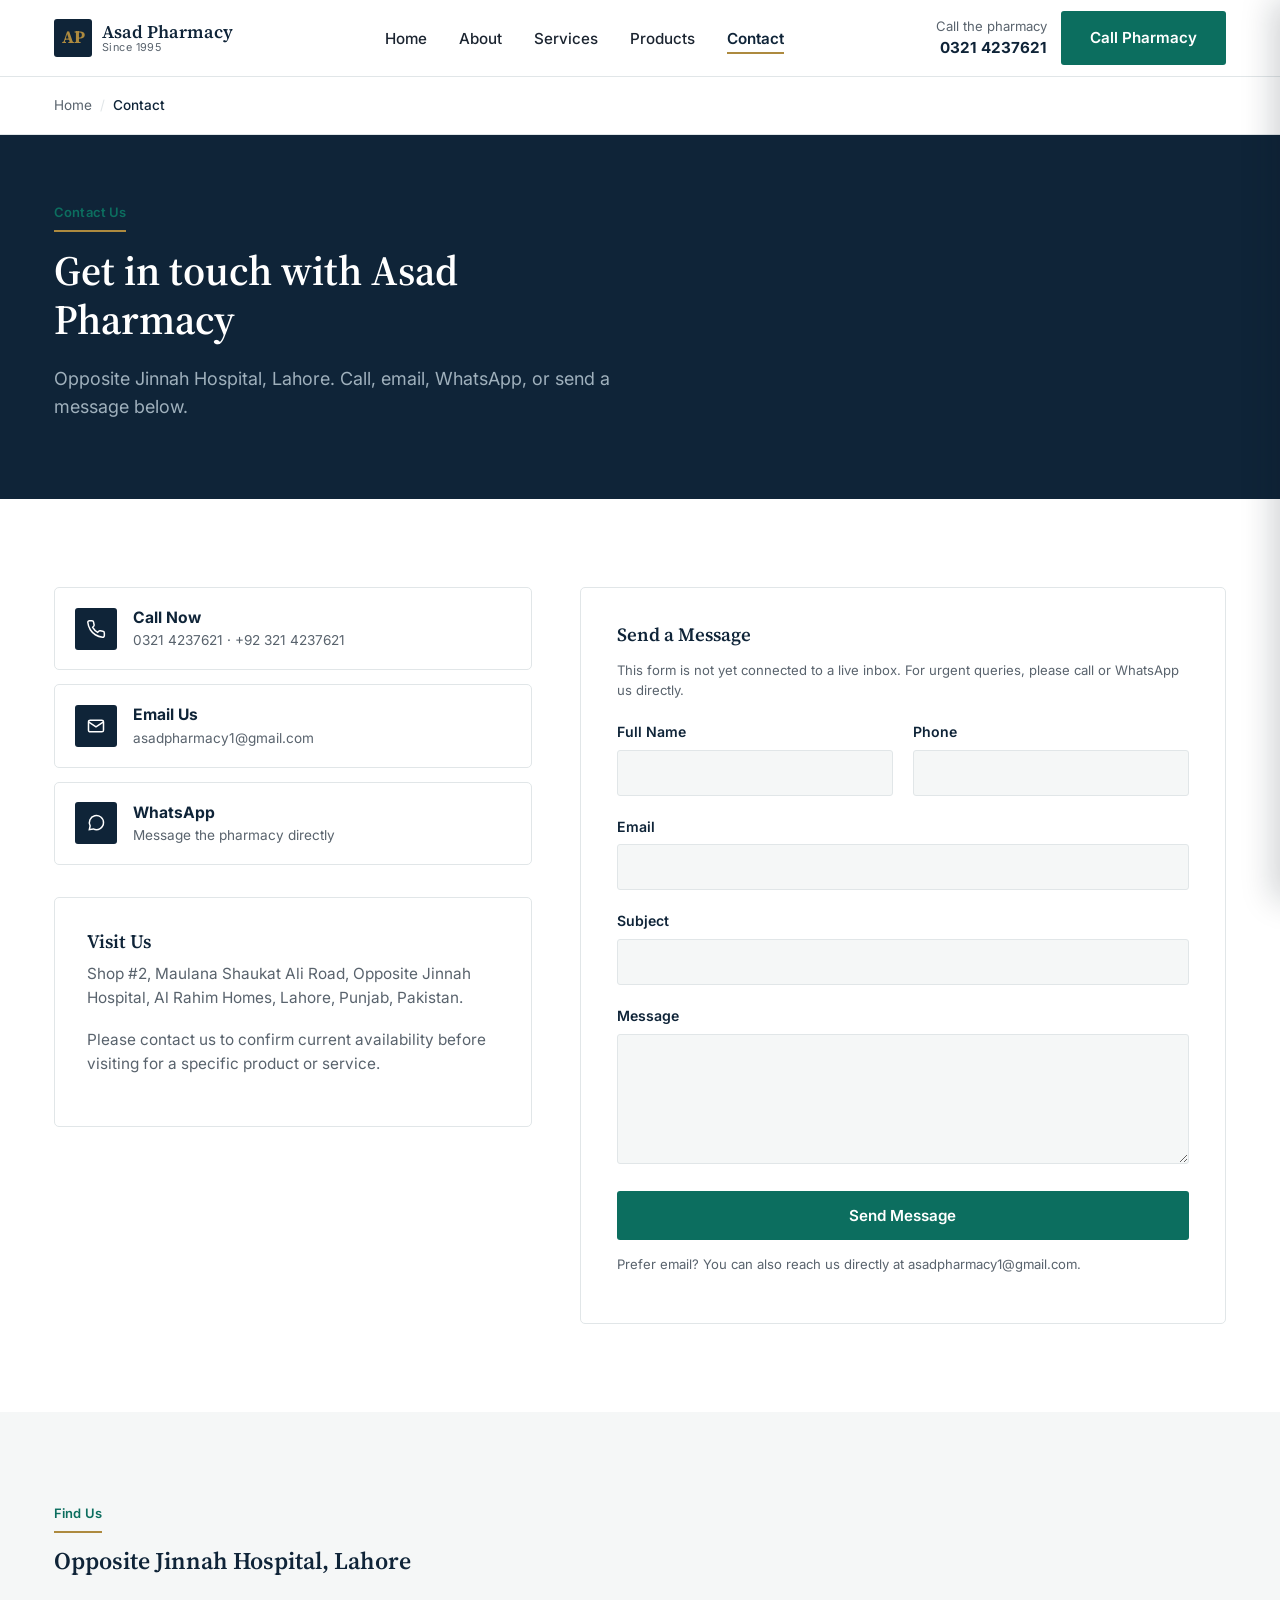
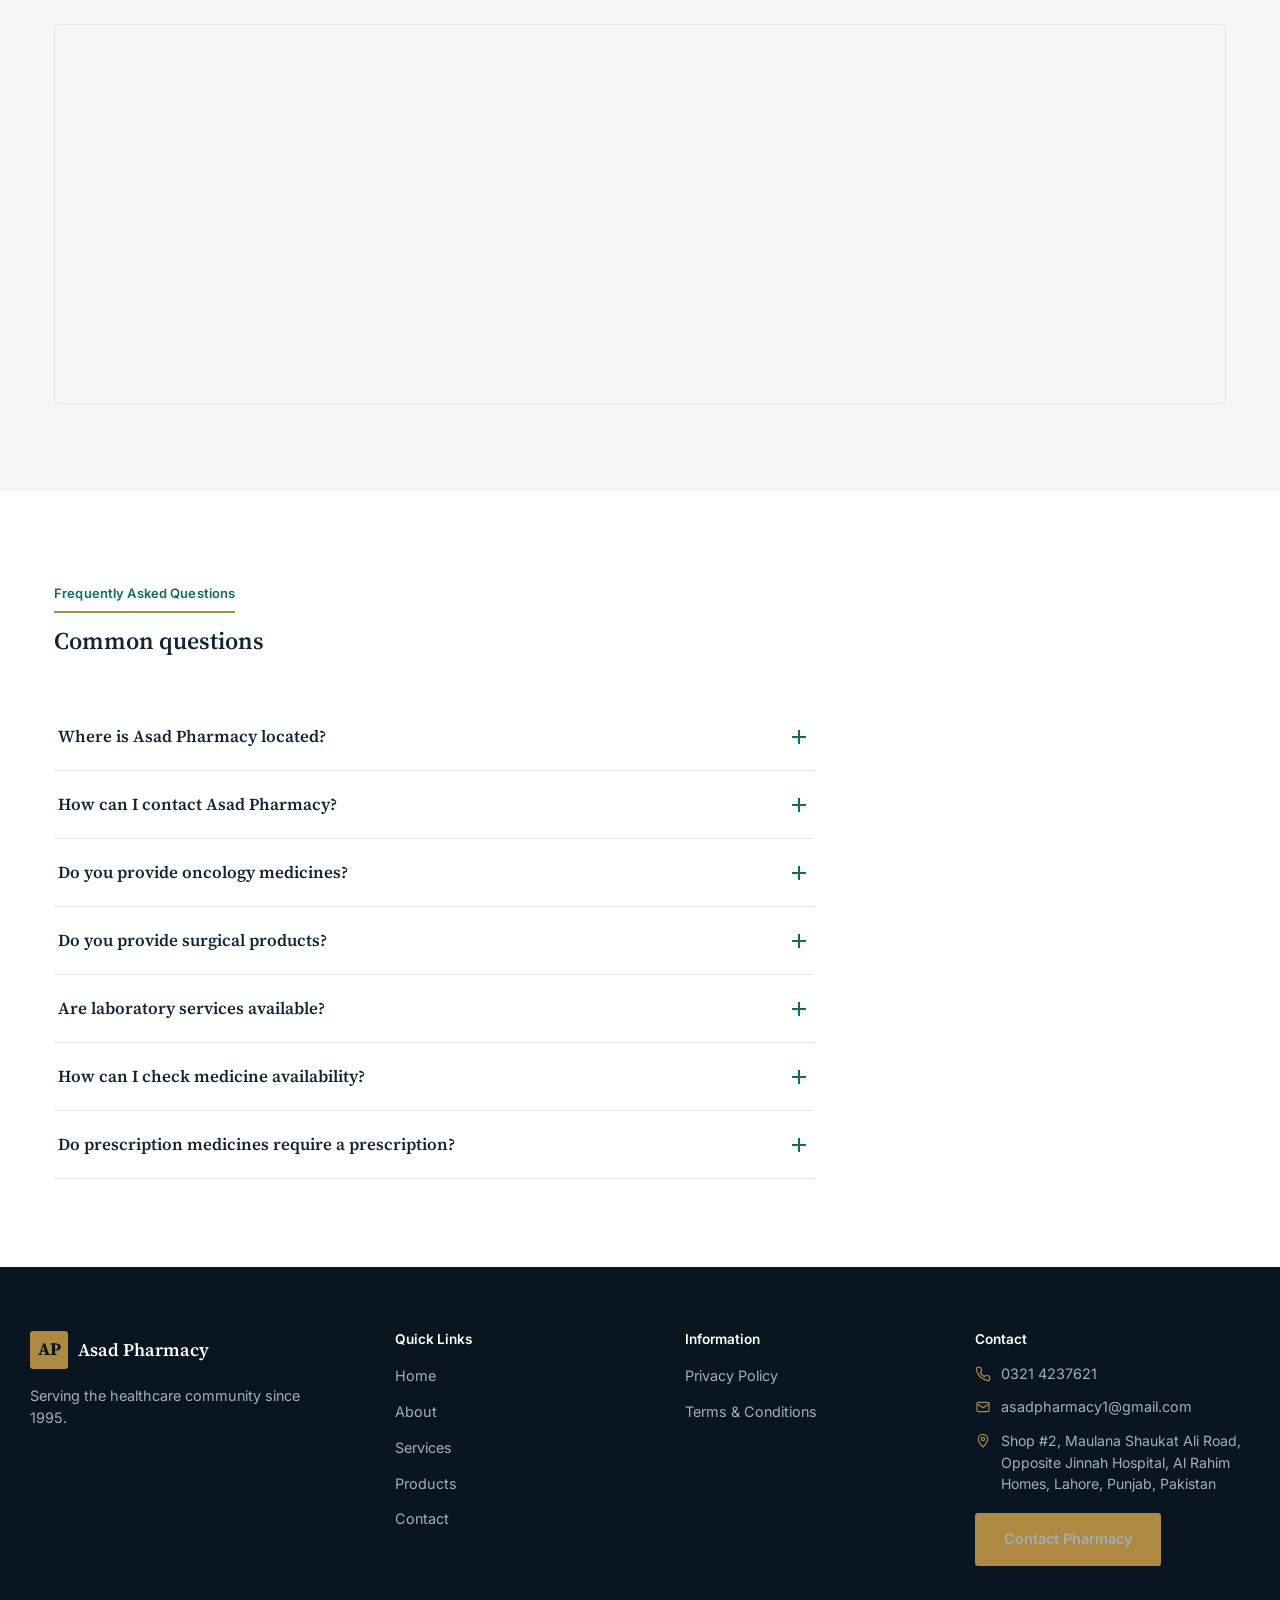
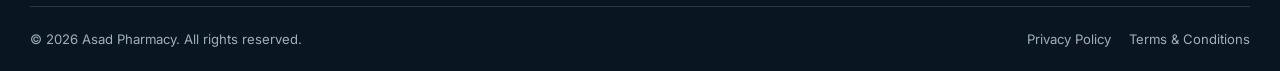
<file: privacy-policy.html>
<!DOCTYPE html>
<html lang="en">
<head>
<meta charset="UTF-8">
<meta name="viewport" content="width=device-width, initial-scale=1.0">
<title>Contact Asad Pharmacy | Opposite Jinnah Hospital, Lahore</title>
<meta name="description" content="Contact Asad Pharmacy: call 0321 4237621, email asadpharmacy1@gmail.com, or visit us at Shop #2, Maulana Shaukat Ali Road, Opposite Jinnah Hospital, Lahore.">
<meta name="robots" content="index, follow">
<link rel="canonical" href="https://www.asadpharmacy.example/contact.html">

<meta property="og:type" content="website">
<meta property="og:title" content="Contact Asad Pharmacy | Lahore">
<meta property="og:description" content="Call, email or visit Asad Pharmacy opposite Jinnah Hospital, Lahore.">
<meta property="og:url" content="https://www.asadpharmacy.example/contact.html">
<meta name="twitter:card" content="summary">
<meta name="twitter:title" content="Contact Asad Pharmacy | Lahore">
<meta name="twitter:description" content="Call, email or visit Asad Pharmacy opposite Jinnah Hospital, Lahore.">

<link rel="preconnect" href="https://fonts.googleapis.com">
<link rel="preconnect" href="https://fonts.gstatic.com" crossorigin>
<link href="https://fonts.googleapis.com/css2?family=Source+Serif+4:wght@500;600;700&amp;family=Inter:wght@400;500;600;700&amp;display=swap" rel="stylesheet">
<link rel="stylesheet" href="style.css">

<script type="application/ld+json">
{
  "@context": "https://schema.org",
  "@type": "BreadcrumbList",
  "itemListElement": [
    {"@type": "ListItem", "position": 1, "name": "Home", "item": "https://www.asadpharmacy.example/index.html"},
    {"@type": "ListItem", "position": 2, "name": "Contact", "item": "https://www.asadpharmacy.example/contact.html"}
  ]
}
</script>
<script type="application/ld+json">
{
  "@context": "https://schema.org",
  "@type": "FAQPage",
  "mainEntity": [
    {"@type": "Question", "name": "Where is Asad Pharmacy located?", "acceptedAnswer": {"@type": "Answer", "text": "Asad Pharmacy is located at Shop #2, Maulana Shaukat Ali Road, Opposite Jinnah Hospital, Al Rahim Homes, Lahore, Punjab, Pakistan."}},
    {"@type": "Question", "name": "How can I contact Asad Pharmacy?", "acceptedAnswer": {"@type": "Answer", "text": "You can call 0321 4237621, email asadpharmacy1@gmail.com, or message us on WhatsApp."}},
    {"@type": "Question", "name": "Do you provide oncology medicines?", "acceptedAnswer": {"@type": "Answer", "text": "Asad Pharmacy handles selected oncology and specialty pharmaceutical products. Please contact us to confirm current availability."}},
    {"@type": "Question", "name": "Do you provide surgical products?", "acceptedAnswer": {"@type": "Answer", "text": "Yes, surgical products and medical supplies are part of our offering. Contact us to confirm what is currently available."}},
    {"@type": "Question", "name": "Are laboratory services available?", "acceptedAnswer": {"@type": "Answer", "text": "Laboratory services are part of our publicly documented offering. Contact us for current test availability."}},
    {"@type": "Question", "name": "How can I check medicine availability?", "acceptedAnswer": {"@type": "Answer", "text": "Call, email or WhatsApp the pharmacy directly, and our team will confirm availability."}},
    {"@type": "Question", "name": "Do prescription medicines require a prescription?", "acceptedAnswer": {"@type": "Answer", "text": "Prescription medicines may require a valid prescription. Please contact us to confirm requirements for a specific product."}}
  ]
}
</script>
</head>
<body>
<a class="skip-link" href="#main">Skip to main content</a>

<header class="site-header">
  <div class="container header-inner">
    <a class="brand" href="index.html" aria-label="Asad Pharmacy home">
      <span class="brand-mark" aria-hidden="true">AP</span>
      <span class="brand-text">
        <span class="brand-name">Asad Pharmacy</span>
        <span class="brand-sub">Since 1995</span>
      </span>
    </a>
    <nav class="main-nav" aria-label="Primary">
      <ul class="main-nav-list">
        <li><a href="index.html" data-nav-link>Home</a></li>
        <li><a href="about.html" data-nav-link>About</a></li>
        <li><a href="services.html" data-nav-link>Services</a></li>
        <li><a href="products.html" data-nav-link>Products</a></li>
        <li><a href="contact.html" data-nav-link aria-current="page">Contact</a></li>
      </ul>
    </nav>
    <div class="header-cta">
      <div class="header-phone"><span>Call the pharmacy</span><strong>0321 4237621</strong></div>
      <a class="btn btn-primary" href="tel:+923214237621">Call Pharmacy</a>
      <button class="hamburger" type="button" data-hamburger aria-label="Open menu" aria-expanded="false" aria-controls="mobileNav">
        <span></span><span></span><span></span>
      </button>
    </div>
  </div>
</header>

<div class="mobile-nav-overlay" data-mobile-overlay></div>
<nav class="mobile-nav" id="mobileNav" data-mobile-nav aria-label="Mobile" aria-hidden="true">
  <div class="mobile-nav-head">
    <span class="brand-name">Asad Pharmacy</span>
    <button class="mobile-nav-close" type="button" data-mobile-close aria-label="Close menu">&times;</button>
  </div>
  <ul class="mobile-nav-list">
    <li><a href="index.html">Home</a></li>
    <li><a href="about.html">About</a></li>
    <li><a href="services.html">Services</a></li>
    <li><a href="products.html">Products</a></li>
    <li><a href="contact.html" aria-current="page">Contact</a></li>
  </ul>
  <div class="mobile-nav-foot">
    <a class="btn btn-primary btn-block" href="tel:+923214237621">Call Pharmacy</a>
    <a class="btn btn-outline btn-block" href="https://wa.me/923214237621">WhatsApp</a>
  </div>
</nav>

<main id="main">
  <div class="breadcrumbs">
    <div class="container">
      <a href="index.html">Home</a><span class="sep">/</span><span class="current">Contact</span>
    </div>
  </div>

  <section class="page-hero">
    <div class="container">
      <span class="label">Contact Us</span>
      <h1>Get in touch with Asad Pharmacy</h1>
      <p class="lede">Opposite Jinnah Hospital, Lahore. Call, email, WhatsApp, or send a message below.</p>
    </div>
  </section>

  <section class="section">
    <div class="container contact-grid">
      <div class="reveal">
        <div class="contact-methods">
          <a class="contact-method" href="tel:+923214237621">
            <span class="ico" aria-hidden="true"><svg viewBox="0 0 24 24" fill="none" stroke="currentColor" stroke-width="1.8"><path d="M22 16.9v3a2 2 0 0 1-2.2 2 19.8 19.8 0 0 1-8.6-3 19.5 19.5 0 0 1-6-6 19.8 19.8 0 0 1-3-8.7A2 2 0 0 1 4.1 2h3a2 2 0 0 1 2 1.7c.1 1 .3 2 .6 3a2 2 0 0 1-.5 2L8 10a16 16 0 0 0 6 6l1.3-1.3a2 2 0 0 1 2-.5c1 .3 2 .5 3 .6a2 2 0 0 1 1.7 2Z"/></svg></span>
            <span><strong>Call Now</strong><span>0321 4237621 &middot; +92 321 4237621</span></span>
          </a>
          <a class="contact-method" href="mailto:asadpharmacy1@gmail.com">
            <span class="ico" aria-hidden="true"><svg viewBox="0 0 24 24" fill="none" stroke="currentColor" stroke-width="1.8"><rect x="3" y="5" width="18" height="14" rx="2"/><path d="m3 7 9 6 9-6"/></svg></span>
            <span><strong>Email Us</strong><span>asadpharmacy1@gmail.com</span></span>
          </a>
          <a class="contact-method" href="https://wa.me/923214237621">
            <span class="ico" aria-hidden="true"><svg viewBox="0 0 24 24" fill="none" stroke="currentColor" stroke-width="1.8"><path d="M21 11.5a8.5 8.5 0 0 1-12.3 7.6L4 20l1-4.5A8.5 8.5 0 1 1 21 11.5Z"/></svg></span>
            <span><strong>WhatsApp</strong><span>Message the pharmacy directly</span></span>
          </a>
        </div>

        <div class="card">
          <h3>Visit Us</h3>
          <p>Shop #2, Maulana Shaukat Ali Road, Opposite Jinnah Hospital, Al Rahim Homes, Lahore, Punjab, Pakistan.</p>
          <p class="form-note">Please contact us to confirm current availability before visiting for a specific product or service.</p>
        </div>
      </div>

      <div class="reveal">
        <div class="form-card">
          <h3>Send a Message</h3>
          <p class="form-note" style="margin-bottom:20px;">This form is not yet connected to a live inbox. For urgent queries, please call or WhatsApp us directly.</p>
          <form data-contact-form novalidate>
            <div class="form-row">
              <div class="field">
                <label for="name">Full Name</label>
                <input type="text" id="name" name="name" autocomplete="name">
                <span class="field-error">Please enter your full name.</span>
              </div>
              <div class="field">
                <label for="phone">Phone</label>
                <input type="tel" id="phone" name="phone" autocomplete="tel">
                <span class="field-error">Please enter a phone number.</span>
              </div>
            </div>
            <div class="field">
              <label for="email">Email</label>
              <input type="email" id="email" name="email" autocomplete="email">
              <span class="field-error">Please enter a valid email address.</span>
            </div>
            <div class="field">
              <label for="subject">Subject</label>
              <input type="text" id="subject" name="subject" autocomplete="off">
            </div>
            <div class="field">
              <label for="message">Message</label>
              <textarea id="message" name="message"></textarea>
              <span class="field-error">Please enter a short message so we can help.</span>
            </div>
            <button class="btn btn-primary btn-block" type="submit">Send Message</button>
            <p class="form-note">Prefer email? You can also reach us directly at <a href="mailto:asadpharmacy1@gmail.com">asadpharmacy1@gmail.com</a>.</p>
            <div class="form-status" data-form-status role="status"></div>
          </form>
        </div>
      </div>
    </div>
  </section>

  <section class="section section--alt">
    <div class="container">
      <div class="section-head reveal">
        <span class="label">Find Us</span>
        <h2>Opposite Jinnah Hospital, Lahore</h2>
      </div>
      <div class="map-embed reveal" style="border-radius: var(--radius-md); border:1px solid var(--border); min-height:380px;">
        <iframe title="Asad Pharmacy location map" loading="lazy" referrerpolicy="no-referrer-when-downgrade"
          src="https://www.google.com/maps?q=Jinnah+Hospital+Lahore&output=embed"></iframe>
      </div>
    </div>
  </section>

  <section class="section">
    <div class="container">
      <div class="section-head reveal">
        <span class="label">Frequently Asked Questions</span>
        <h2>Common questions</h2>
      </div>
      <div class="faq-list">
        <div class="faq-item reveal" data-faq-item>
          <button class="faq-q" data-faq-q aria-expanded="false">
            Where is Asad Pharmacy located?
            <span class="plus" aria-hidden="true"></span>
          </button>
          <div class="faq-a" data-faq-a>
            <div class="faq-a-inner">Asad Pharmacy is located at Shop #2, Maulana Shaukat Ali Road, Opposite Jinnah Hospital, Al Rahim Homes, Lahore, Punjab, Pakistan.</div>
          </div>
        </div>
        <div class="faq-item reveal" data-faq-item>
          <button class="faq-q" data-faq-q aria-expanded="false">
            How can I contact Asad Pharmacy?
            <span class="plus" aria-hidden="true"></span>
          </button>
          <div class="faq-a" data-faq-a>
            <div class="faq-a-inner">You can call 0321 4237621, email asadpharmacy1@gmail.com, or message us on WhatsApp.</div>
          </div>
        </div>
        <div class="faq-item reveal" data-faq-item>
          <button class="faq-q" data-faq-q aria-expanded="false">
            Do you provide oncology medicines?
            <span class="plus" aria-hidden="true"></span>
          </button>
          <div class="faq-a" data-faq-a>
            <div class="faq-a-inner">Asad Pharmacy handles selected oncology and specialty pharmaceutical products. Please contact us to confirm current availability and prescription requirements.</div>
          </div>
        </div>
        <div class="faq-item reveal" data-faq-item>
          <button class="faq-q" data-faq-q aria-expanded="false">
            Do you provide surgical products?
            <span class="plus" aria-hidden="true"></span>
          </button>
          <div class="faq-a" data-faq-a>
            <div class="faq-a-inner">Yes, surgical products and medical supplies are part of our offering. Contact us to confirm what is currently available.</div>
          </div>
        </div>
        <div class="faq-item reveal" data-faq-item>
          <button class="faq-q" data-faq-q aria-expanded="false">
            Are laboratory services available?
            <span class="plus" aria-hidden="true"></span>
          </button>
          <div class="faq-a" data-faq-a>
            <div class="faq-a-inner">Laboratory services are part of our publicly documented business offering. Contact us for current test availability.</div>
          </div>
        </div>
        <div class="faq-item reveal" data-faq-item>
          <button class="faq-q" data-faq-q aria-expanded="false">
            How can I check medicine availability?
            <span class="plus" aria-hidden="true"></span>
          </button>
          <div class="faq-a" data-faq-a>
            <div class="faq-a-inner">Call, email or WhatsApp the pharmacy directly, and our team will help confirm availability.</div>
          </div>
        </div>
        <div class="faq-item reveal" data-faq-item>
          <button class="faq-q" data-faq-q aria-expanded="false">
            Do prescription medicines require a prescription?
            <span class="plus" aria-hidden="true"></span>
          </button>
          <div class="faq-a" data-faq-a>
            <div class="faq-a-inner">Prescription medicines may require a valid prescription. Please contact us to confirm requirements for a specific product.</div>
          </div>
        </div>
      </div>
    </div>
  </section>
</main>

<footer class="site-footer">
  <div class="container footer-top">
    <div class="footer-brand">
      <a class="brand" href="index.html">
        <span class="brand-mark" aria-hidden="true">AP</span>
        <span class="brand-name">Asad Pharmacy</span>
      </a>
      <p>Serving the healthcare community since 1995.</p>
    </div>
    <div class="footer-col">
      <h4>Quick Links</h4>
      <ul>
        <li><a href="index.html">Home</a></li>
        <li><a href="about.html">About</a></li>
        <li><a href="services.html">Services</a></li>
        <li><a href="products.html">Products</a></li>
        <li><a href="contact.html">Contact</a></li>
      </ul>
    </div>
    <div class="footer-col">
      <h4>Information</h4>
      <ul>
        <li><a href="privacy-policy.html">Privacy Policy</a></li>
        <li><a href="terms.html">Terms &amp; Conditions</a></li>
      </ul>
    </div>
    <div class="footer-col">
      <h4>Contact</h4>
      <ul class="footer-contact">
        <li><svg viewBox="0 0 24 24" fill="none" stroke="currentColor" stroke-width="1.8"><path d="M22 16.9v3a2 2 0 0 1-2.2 2 19.8 19.8 0 0 1-8.6-3 19.5 19.5 0 0 1-6-6 19.8 19.8 0 0 1-3-8.7A2 2 0 0 1 4.1 2h3a2 2 0 0 1 2 1.7c.1 1 .3 2 .6 3a2 2 0 0 1-.5 2L8 10a16 16 0 0 0 6 6l1.3-1.3a2 2 0 0 1 2-.5c1 .3 2 .5 3 .6a2 2 0 0 1 1.7 2Z"/></svg><a href="tel:+923214237621">0321 4237621</a></li>
        <li><svg viewBox="0 0 24 24" fill="none" stroke="currentColor" stroke-width="1.8"><rect x="3" y="5" width="18" height="14" rx="2"/><path d="m3 7 9 6 9-6"/></svg><a href="mailto:asadpharmacy1@gmail.com">asadpharmacy1@gmail.com</a></li>
        <li><svg viewBox="0 0 24 24" fill="none" stroke="currentColor" stroke-width="1.8"><path d="M12 21s7-6.5 7-12a7 7 0 1 0-14 0c0 5.5 7 12 7 12Z"/><circle cx="12" cy="9" r="2.5"/></svg><span>Shop #2, Maulana Shaukat Ali Road, Opposite Jinnah Hospital, Al Rahim Homes, Lahore, Punjab, Pakistan</span></li>
      </ul>
      <a class="btn btn-gold" style="margin-top:18px;" href="contact.html">Contact Pharmacy</a>
    </div>
  </div>
  <div class="container footer-bottom">
    <span>&copy; 2026 Asad Pharmacy. All rights reserved.</span>
    <div class="footer-legal">
      <a href="privacy-policy.html">Privacy Policy</a>
      <a href="terms.html">Terms &amp; Conditions</a>
    </div>
  </div>
</footer>

<button class="back-to-top" type="button" data-back-to-top aria-label="Back to top">
  <svg width="18" height="18" viewBox="0 0 24 24" fill="none" stroke="currentColor" stroke-width="2"><path d="M12 19V5M5 12l7-7 7 7"/></svg>
</button>

<script src="https://cdnjs.cloudflare.com/ajax/libs/gsap/3.12.5/gsap.min.js" defer></script>
<script src="animations.js" defer></script>
<script src="main.js" defer></script>
</body>
</html>
</file>
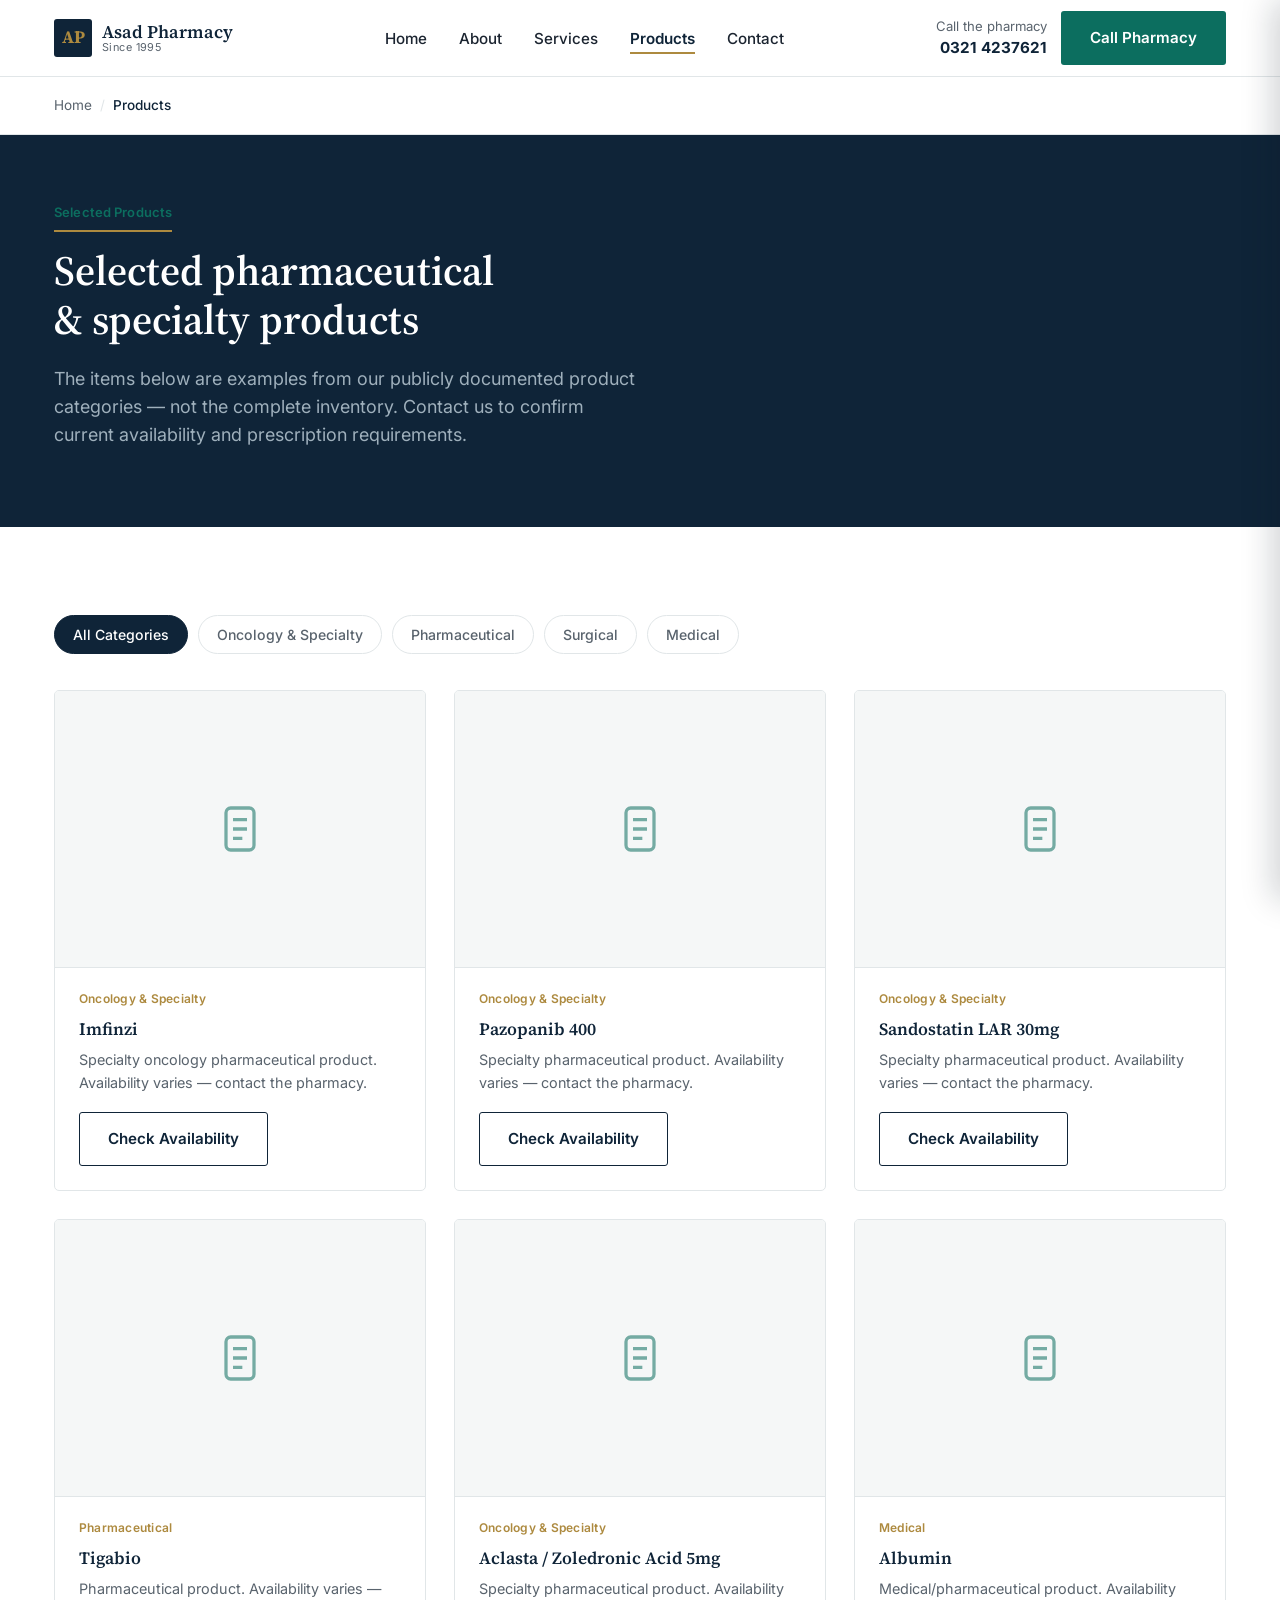
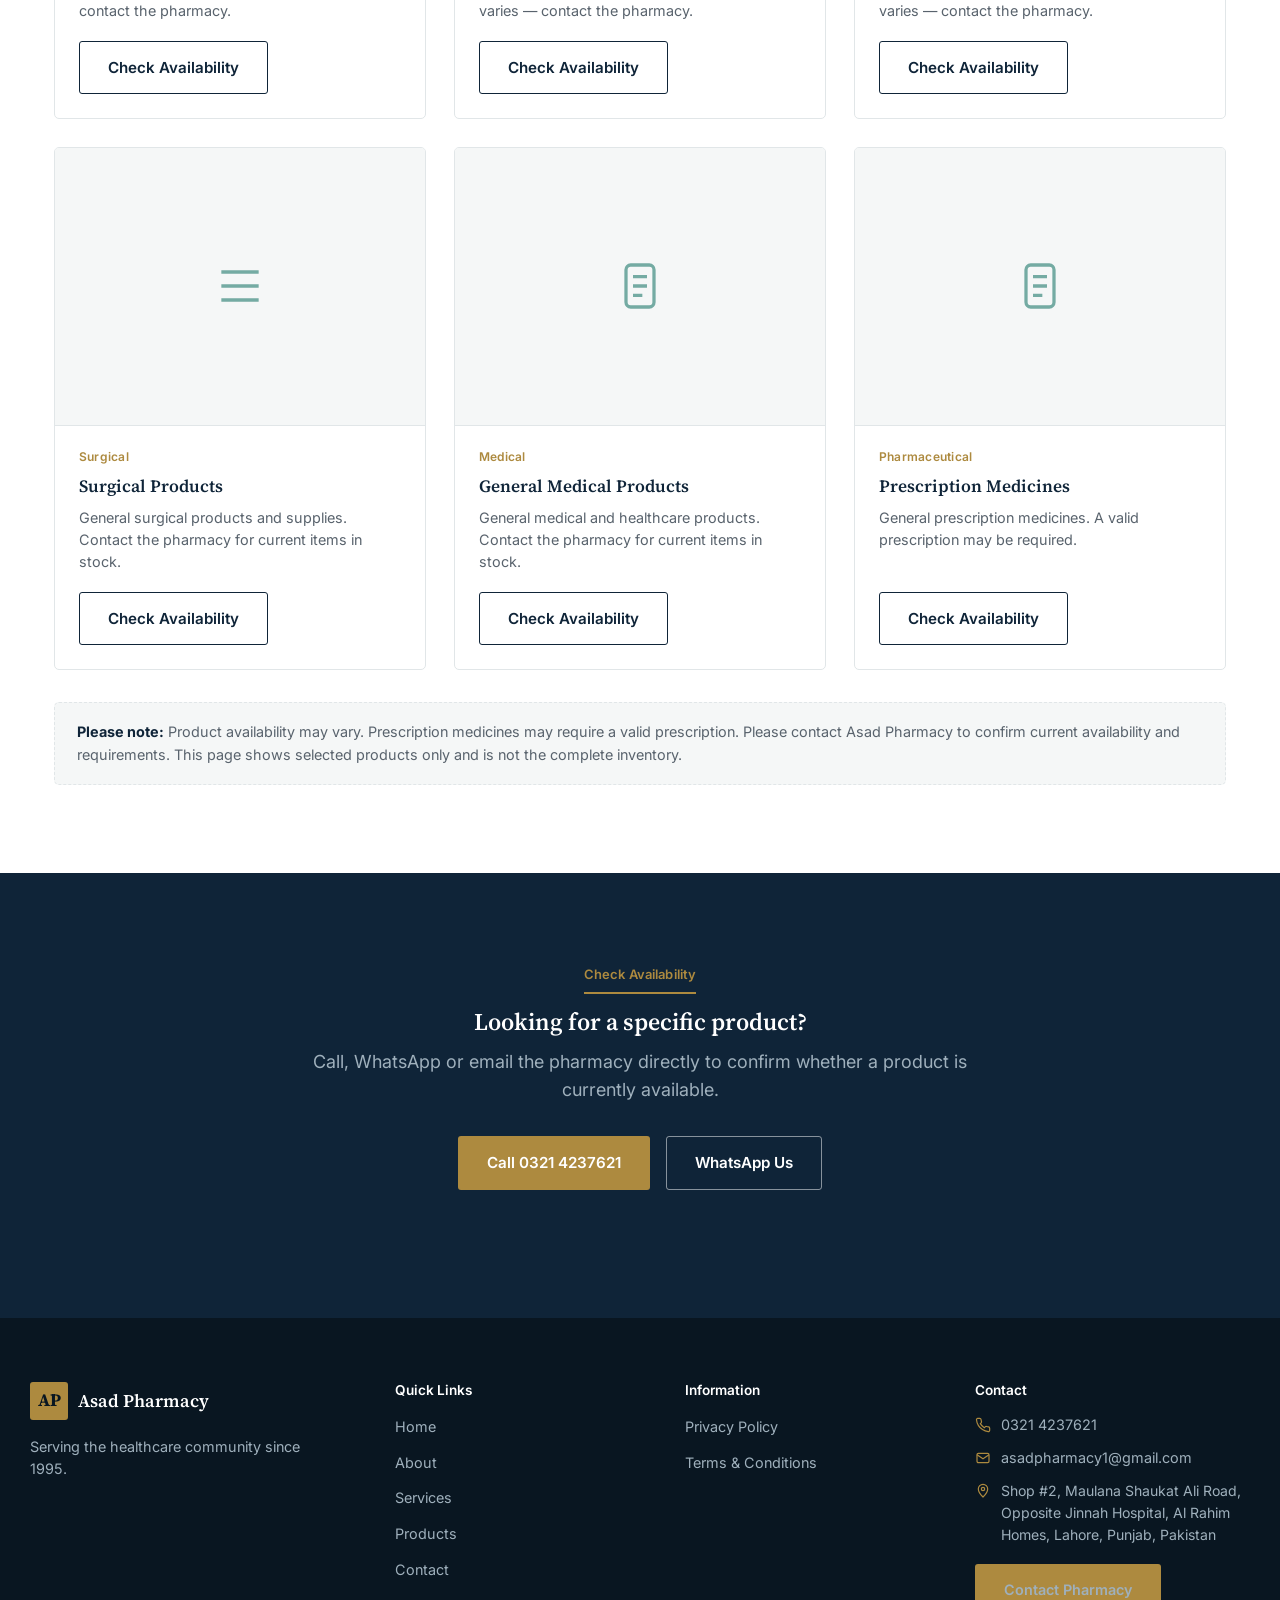
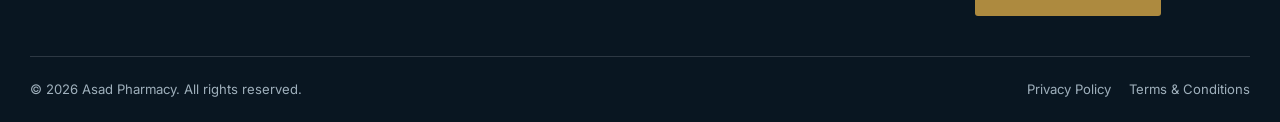
<file: products.html>
<!DOCTYPE html>
<html lang="en">
<head>
<meta charset="UTF-8">
<meta name="viewport" content="width=device-width, initial-scale=1.0">
<title>Selected Products | Asad Pharmacy Lahore — Oncology, Surgical &amp; Medical Products</title>
<meta name="description" content="Selected pharmaceutical, oncology, surgical and medical products from Asad Pharmacy, opposite Jinnah Hospital, Lahore. Contact us to confirm current availability.">
<meta name="robots" content="index, follow">
<link rel="canonical" href="https://www.asadpharmacy.example/products.html">

<meta property="og:type" content="website">
<meta property="og:title" content="Selected Products | Asad Pharmacy Lahore">
<meta property="og:description" content="Pharmaceutical, oncology, surgical and medical products. Contact us to confirm current availability.">
<meta property="og:url" content="https://www.asadpharmacy.example/products.html">
<meta name="twitter:card" content="summary">
<meta name="twitter:title" content="Selected Products | Asad Pharmacy Lahore">
<meta name="twitter:description" content="Pharmaceutical, oncology, surgical and medical products opposite Jinnah Hospital, Lahore.">

<link rel="preconnect" href="https://fonts.googleapis.com">
<link rel="preconnect" href="https://fonts.gstatic.com" crossorigin>
<link href="https://fonts.googleapis.com/css2?family=Source+Serif+4:wght@500;600;700&amp;family=Inter:wght@400;500;600;700&amp;display=swap" rel="stylesheet">
<link rel="stylesheet" href="style.css">

<script type="application/ld+json">
{
  "@context": "https://schema.org",
  "@type": "BreadcrumbList",
  "itemListElement": [
    {"@type": "ListItem", "position": 1, "name": "Home", "item": "https://www.asadpharmacy.example/index.html"},
    {"@type": "ListItem", "position": 2, "name": "Products", "item": "https://www.asadpharmacy.example/products.html"}
  ]
}
</script>
</head>
<body>
<a class="skip-link" href="#main">Skip to main content</a>

<header class="site-header">
  <div class="container header-inner">
    <a class="brand" href="index.html" aria-label="Asad Pharmacy home">
      <span class="brand-mark" aria-hidden="true">AP</span>
      <span class="brand-text">
        <span class="brand-name">Asad Pharmacy</span>
        <span class="brand-sub">Since 1995</span>
      </span>
    </a>
    <nav class="main-nav" aria-label="Primary">
      <ul class="main-nav-list">
        <li><a href="index.html" data-nav-link>Home</a></li>
        <li><a href="about.html" data-nav-link>About</a></li>
        <li><a href="services.html" data-nav-link>Services</a></li>
        <li><a href="products.html" data-nav-link aria-current="page">Products</a></li>
        <li><a href="contact.html" data-nav-link>Contact</a></li>
      </ul>
    </nav>
    <div class="header-cta">
      <div class="header-phone"><span>Call the pharmacy</span><strong>0321 4237621</strong></div>
      <a class="btn btn-primary" href="tel:+923214237621">Call Pharmacy</a>
      <button class="hamburger" type="button" data-hamburger aria-label="Open menu" aria-expanded="false" aria-controls="mobileNav">
        <span></span><span></span><span></span>
      </button>
    </div>
  </div>
</header>

<div class="mobile-nav-overlay" data-mobile-overlay></div>
<nav class="mobile-nav" id="mobileNav" data-mobile-nav aria-label="Mobile" aria-hidden="true">
  <div class="mobile-nav-head">
    <span class="brand-name">Asad Pharmacy</span>
    <button class="mobile-nav-close" type="button" data-mobile-close aria-label="Close menu">&times;</button>
  </div>
  <ul class="mobile-nav-list">
    <li><a href="index.html">Home</a></li>
    <li><a href="about.html">About</a></li>
    <li><a href="services.html">Services</a></li>
    <li><a href="products.html" aria-current="page">Products</a></li>
    <li><a href="contact.html">Contact</a></li>
  </ul>
  <div class="mobile-nav-foot">
    <a class="btn btn-primary btn-block" href="tel:+923214237621">Call Pharmacy</a>
    <a class="btn btn-outline btn-block" href="https://wa.me/923214237621">WhatsApp</a>
  </div>
</nav>

<main id="main">
  <div class="breadcrumbs">
    <div class="container">
      <a href="index.html">Home</a><span class="sep">/</span><span class="current">Products</span>
    </div>
  </div>

  <section class="page-hero">
    <div class="container">
      <span class="label">Selected Products</span>
      <h1>Selected pharmaceutical &amp; specialty products</h1>
      <p class="lede">The items below are examples from our publicly documented product categories — not the complete inventory. Contact us to confirm current availability and prescription requirements.</p>
    </div>
  </section>

  <section class="section">
    <div class="container">
      <div class="filter-tabs reveal" role="tablist" aria-label="Filter products by category">
        <button class="filter-tab is-active" type="button" data-filter-tab="all">All Categories</button>
        <button class="filter-tab" type="button" data-filter-tab="oncology">Oncology &amp; Specialty</button>
        <button class="filter-tab" type="button" data-filter-tab="pharmaceutical">Pharmaceutical</button>
        <button class="filter-tab" type="button" data-filter-tab="surgical">Surgical</button>
        <button class="filter-tab" type="button" data-filter-tab="medical">Medical</button>
      </div>

      <div class="grid grid-3">

        <div class="product-card reveal" data-product-card="oncology">
          <div class="product-media" aria-hidden="true"><svg viewBox="0 0 24 24" fill="none" stroke="currentColor" stroke-width="1.4"><rect x="6" y="3" width="12" height="18" rx="2"/><path d="M9 8h6M9 12h6M9 16h4"/></svg></div>
          <div class="product-body">
            <span class="product-category">Oncology &amp; Specialty</span>
            <h3>Imfinzi</h3>
            <p>Specialty oncology pharmaceutical product. Availability varies — contact the pharmacy.</p>
            <a class="btn btn-outline" href="contact.html">Check Availability</a>
          </div>
        </div>

        <div class="product-card reveal" data-product-card="oncology">
          <div class="product-media" aria-hidden="true"><svg viewBox="0 0 24 24" fill="none" stroke="currentColor" stroke-width="1.4"><rect x="6" y="3" width="12" height="18" rx="2"/><path d="M9 8h6M9 12h6M9 16h4"/></svg></div>
          <div class="product-body">
            <span class="product-category">Oncology &amp; Specialty</span>
            <h3>Pazopanib 400</h3>
            <p>Specialty pharmaceutical product. Availability varies — contact the pharmacy.</p>
            <a class="btn btn-outline" href="contact.html">Check Availability</a>
          </div>
        </div>

        <div class="product-card reveal" data-product-card="oncology">
          <div class="product-media" aria-hidden="true"><svg viewBox="0 0 24 24" fill="none" stroke="currentColor" stroke-width="1.4"><rect x="6" y="3" width="12" height="18" rx="2"/><path d="M9 8h6M9 12h6M9 16h4"/></svg></div>
          <div class="product-body">
            <span class="product-category">Oncology &amp; Specialty</span>
            <h3>Sandostatin LAR 30mg</h3>
            <p>Specialty pharmaceutical product. Availability varies — contact the pharmacy.</p>
            <a class="btn btn-outline" href="contact.html">Check Availability</a>
          </div>
        </div>

        <div class="product-card reveal" data-product-card="pharmaceutical">
          <div class="product-media" aria-hidden="true"><svg viewBox="0 0 24 24" fill="none" stroke="currentColor" stroke-width="1.4"><rect x="6" y="3" width="12" height="18" rx="2"/><path d="M9 8h6M9 12h6M9 16h4"/></svg></div>
          <div class="product-body">
            <span class="product-category">Pharmaceutical</span>
            <h3>Tigabio</h3>
            <p>Pharmaceutical product. Availability varies — contact the pharmacy.</p>
            <a class="btn btn-outline" href="contact.html">Check Availability</a>
          </div>
        </div>

        <div class="product-card reveal" data-product-card="oncology">
          <div class="product-media" aria-hidden="true"><svg viewBox="0 0 24 24" fill="none" stroke="currentColor" stroke-width="1.4"><rect x="6" y="3" width="12" height="18" rx="2"/><path d="M9 8h6M9 12h6M9 16h4"/></svg></div>
          <div class="product-body">
            <span class="product-category">Oncology &amp; Specialty</span>
            <h3>Aclasta / Zoledronic Acid 5mg</h3>
            <p>Specialty pharmaceutical product. Availability varies — contact the pharmacy.</p>
            <a class="btn btn-outline" href="contact.html">Check Availability</a>
          </div>
        </div>

        <div class="product-card reveal" data-product-card="medical">
          <div class="product-media" aria-hidden="true"><svg viewBox="0 0 24 24" fill="none" stroke="currentColor" stroke-width="1.4"><rect x="6" y="3" width="12" height="18" rx="2"/><path d="M9 8h6M9 12h6M9 16h4"/></svg></div>
          <div class="product-body">
            <span class="product-category">Medical</span>
            <h3>Albumin</h3>
            <p>Medical/pharmaceutical product. Availability varies — contact the pharmacy.</p>
            <a class="btn btn-outline" href="contact.html">Check Availability</a>
          </div>
        </div>

        <div class="product-card reveal" data-product-card="surgical">
          <div class="product-media" aria-hidden="true"><svg viewBox="0 0 24 24" fill="none" stroke="currentColor" stroke-width="1.4"><path d="M4 12h16M4 6h16M4 18h16"/></svg></div>
          <div class="product-body">
            <span class="product-category">Surgical</span>
            <h3>Surgical Products</h3>
            <p>General surgical products and supplies. Contact the pharmacy for current items in stock.</p>
            <a class="btn btn-outline" href="contact.html">Check Availability</a>
          </div>
        </div>

        <div class="product-card reveal" data-product-card="medical">
          <div class="product-media" aria-hidden="true"><svg viewBox="0 0 24 24" fill="none" stroke="currentColor" stroke-width="1.4"><rect x="6" y="3" width="12" height="18" rx="2"/><path d="M9 8h6M9 12h6M9 16h4"/></svg></div>
          <div class="product-body">
            <span class="product-category">Medical</span>
            <h3>General Medical Products</h3>
            <p>General medical and healthcare products. Contact the pharmacy for current items in stock.</p>
            <a class="btn btn-outline" href="contact.html">Check Availability</a>
          </div>
        </div>

        <div class="product-card reveal" data-product-card="pharmaceutical">
          <div class="product-media" aria-hidden="true"><svg viewBox="0 0 24 24" fill="none" stroke="currentColor" stroke-width="1.4"><rect x="6" y="3" width="12" height="18" rx="2"/><path d="M9 8h6M9 12h6M9 16h4"/></svg></div>
          <div class="product-body">
            <span class="product-category">Pharmaceutical</span>
            <h3>Prescription Medicines</h3>
            <p>General prescription medicines. A valid prescription may be required.</p>
            <a class="btn btn-outline" href="contact.html">Check Availability</a>
          </div>
        </div>

      </div>

      <div class="disclaimer reveal">
        <strong>Please note:</strong> Product availability may vary. Prescription medicines may require a valid prescription. Please contact Asad Pharmacy to confirm current availability and requirements. This page shows selected products only and is not the complete inventory.
      </div>
    </div>
  </section>

  <section class="section section--navy">
    <div class="container" style="text-align:center;">
      <span class="label reveal">Check Availability</span>
      <h2 class="reveal">Looking for a specific product?</h2>
      <p class="lede reveal" style="margin:0 auto 32px;">Call, WhatsApp or email the pharmacy directly to confirm whether a product is currently available.</p>
      <div class="hero-actions reveal" style="justify-content:center;">
        <a class="btn btn-gold" href="tel:+923214237621">Call 0321 4237621</a>
        <a class="btn btn-outline-light" href="https://wa.me/923214237621">WhatsApp Us</a>
      </div>
    </div>
  </section>
</main>

<footer class="site-footer">
  <div class="container footer-top">
    <div class="footer-brand">
      <a class="brand" href="index.html">
        <span class="brand-mark" aria-hidden="true">AP</span>
        <span class="brand-name">Asad Pharmacy</span>
      </a>
      <p>Serving the healthcare community since 1995.</p>
    </div>
    <div class="footer-col">
      <h4>Quick Links</h4>
      <ul>
        <li><a href="index.html">Home</a></li>
        <li><a href="about.html">About</a></li>
        <li><a href="services.html">Services</a></li>
        <li><a href="products.html">Products</a></li>
        <li><a href="contact.html">Contact</a></li>
      </ul>
    </div>
    <div class="footer-col">
      <h4>Information</h4>
      <ul>
        <li><a href="privacy-policy.html">Privacy Policy</a></li>
        <li><a href="terms.html">Terms &amp; Conditions</a></li>
      </ul>
    </div>
    <div class="footer-col">
      <h4>Contact</h4>
      <ul class="footer-contact">
        <li><svg viewBox="0 0 24 24" fill="none" stroke="currentColor" stroke-width="1.8"><path d="M22 16.9v3a2 2 0 0 1-2.2 2 19.8 19.8 0 0 1-8.6-3 19.5 19.5 0 0 1-6-6 19.8 19.8 0 0 1-3-8.7A2 2 0 0 1 4.1 2h3a2 2 0 0 1 2 1.7c.1 1 .3 2 .6 3a2 2 0 0 1-.5 2L8 10a16 16 0 0 0 6 6l1.3-1.3a2 2 0 0 1 2-.5c1 .3 2 .5 3 .6a2 2 0 0 1 1.7 2Z"/></svg><a href="tel:+923214237621">0321 4237621</a></li>
        <li><svg viewBox="0 0 24 24" fill="none" stroke="currentColor" stroke-width="1.8"><rect x="3" y="5" width="18" height="14" rx="2"/><path d="m3 7 9 6 9-6"/></svg><a href="mailto:asadpharmacy1@gmail.com">asadpharmacy1@gmail.com</a></li>
        <li><svg viewBox="0 0 24 24" fill="none" stroke="currentColor" stroke-width="1.8"><path d="M12 21s7-6.5 7-12a7 7 0 1 0-14 0c0 5.5 7 12 7 12Z"/><circle cx="12" cy="9" r="2.5"/></svg><span>Shop #2, Maulana Shaukat Ali Road, Opposite Jinnah Hospital, Al Rahim Homes, Lahore, Punjab, Pakistan</span></li>
      </ul>
      <a class="btn btn-gold" style="margin-top:18px;" href="contact.html">Contact Pharmacy</a>
    </div>
  </div>
  <div class="container footer-bottom">
    <span>&copy; 2026 Asad Pharmacy. All rights reserved.</span>
    <div class="footer-legal">
      <a href="privacy-policy.html">Privacy Policy</a>
      <a href="terms.html">Terms &amp; Conditions</a>
    </div>
  </div>
</footer>

<button class="back-to-top" type="button" data-back-to-top aria-label="Back to top">
  <svg width="18" height="18" viewBox="0 0 24 24" fill="none" stroke="currentColor" stroke-width="2"><path d="M12 19V5M5 12l7-7 7 7"/></svg>
</button>

<script src="https://cdnjs.cloudflare.com/ajax/libs/gsap/3.12.5/gsap.min.js" defer></script>
<script src="animations.js" defer></script>
<script src="main.js" defer></script>
</body>
</html>
</file>
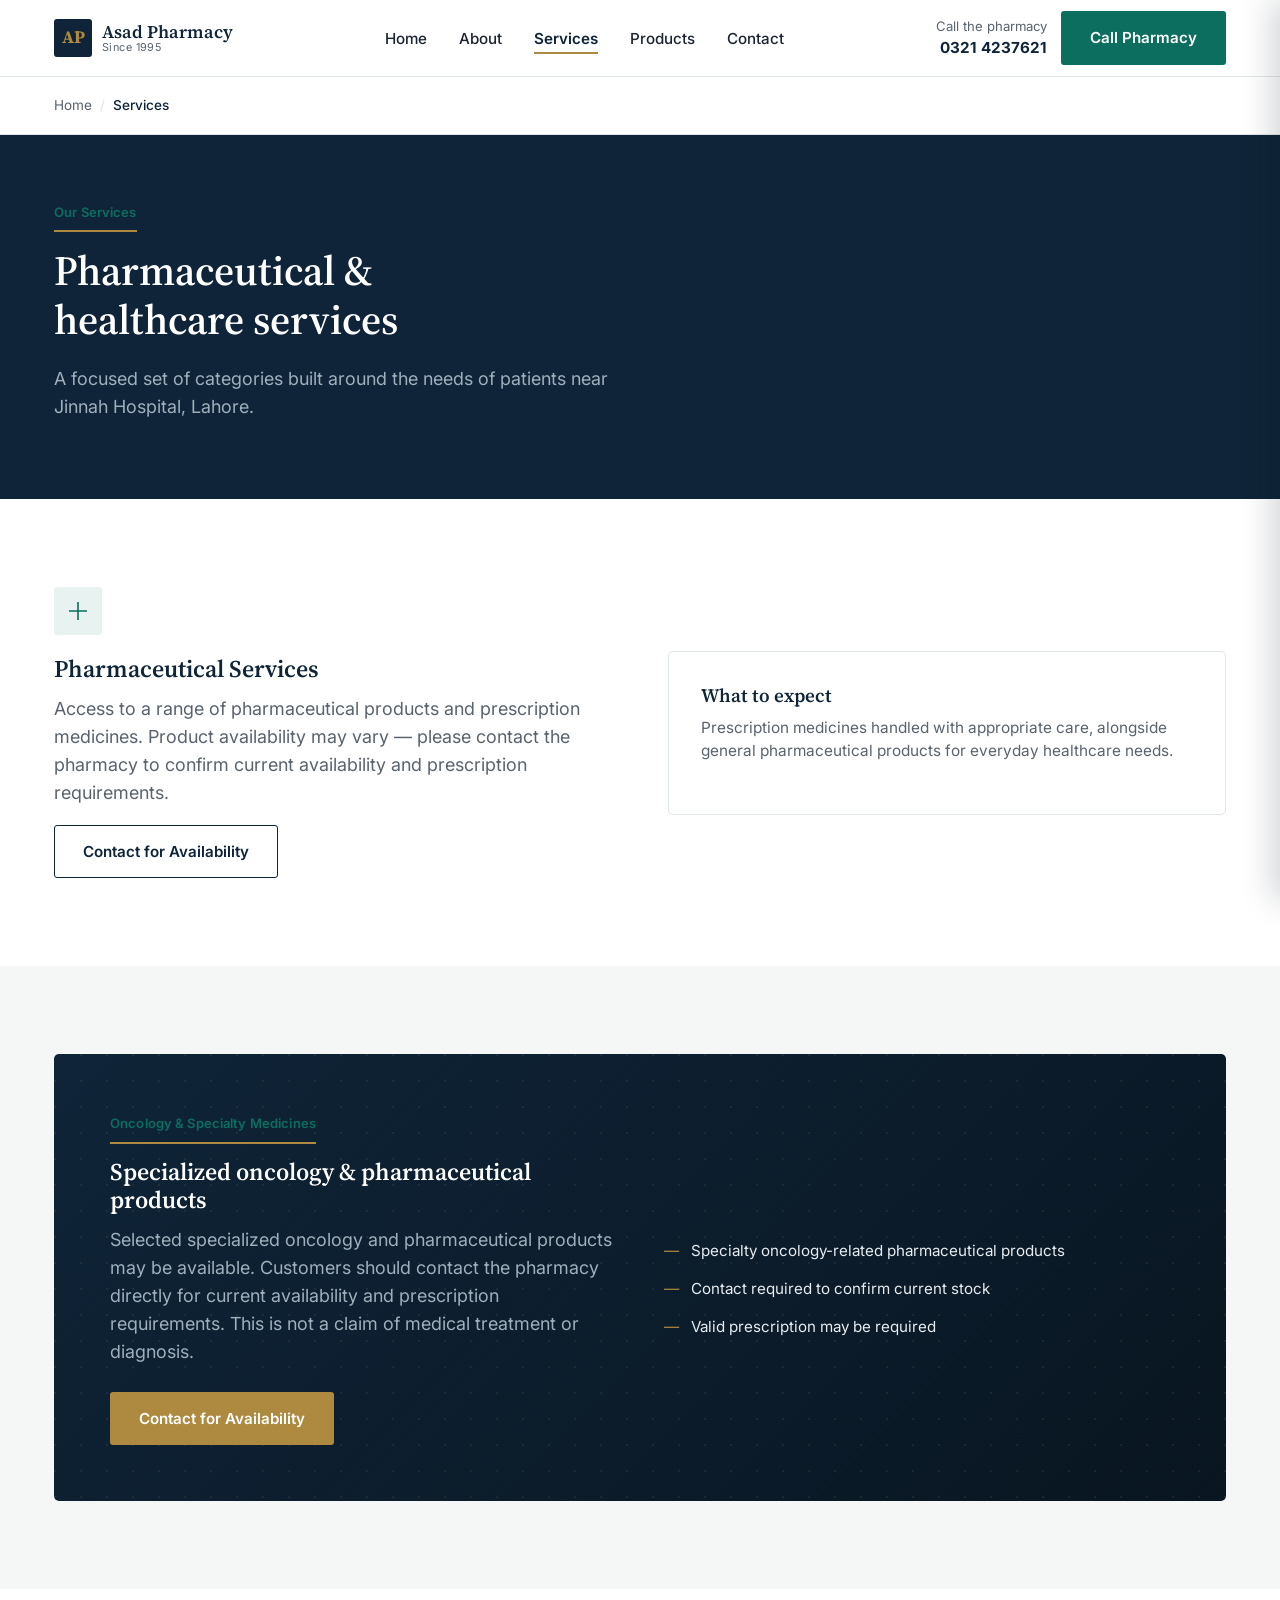
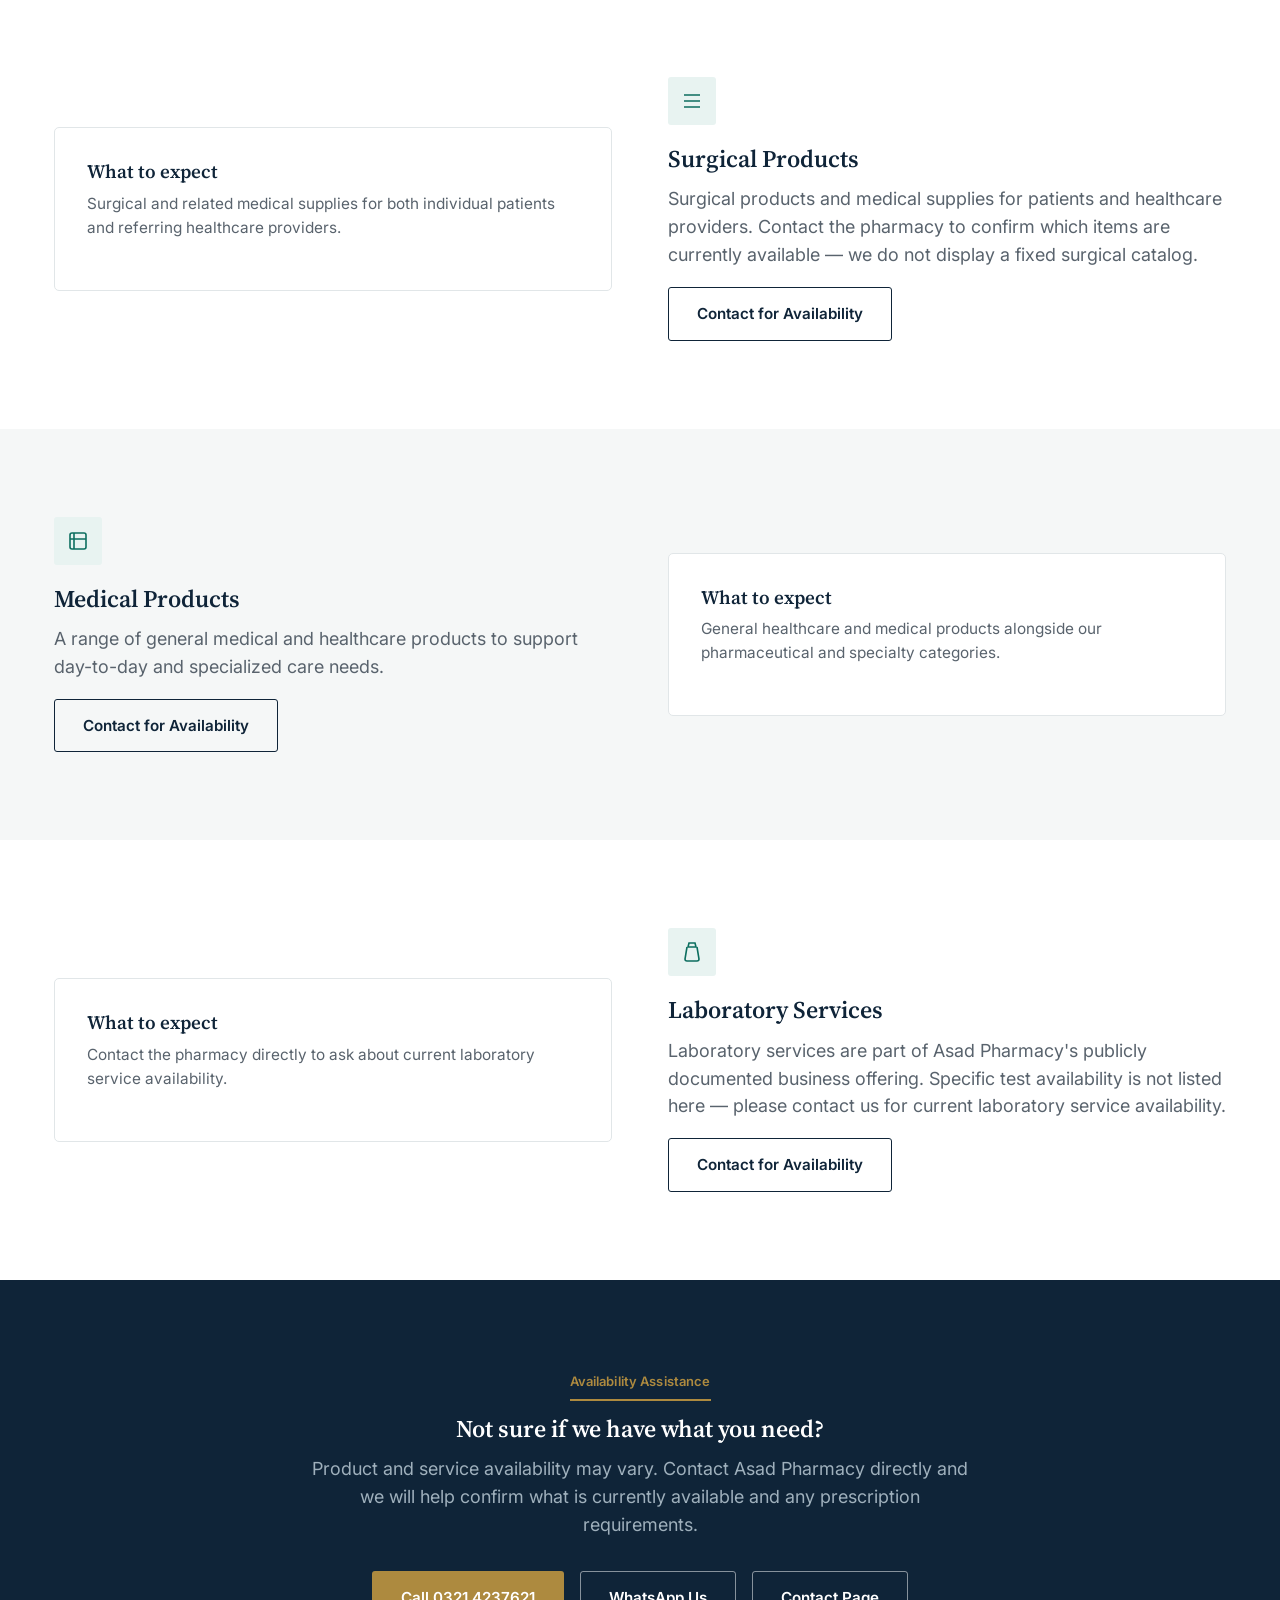
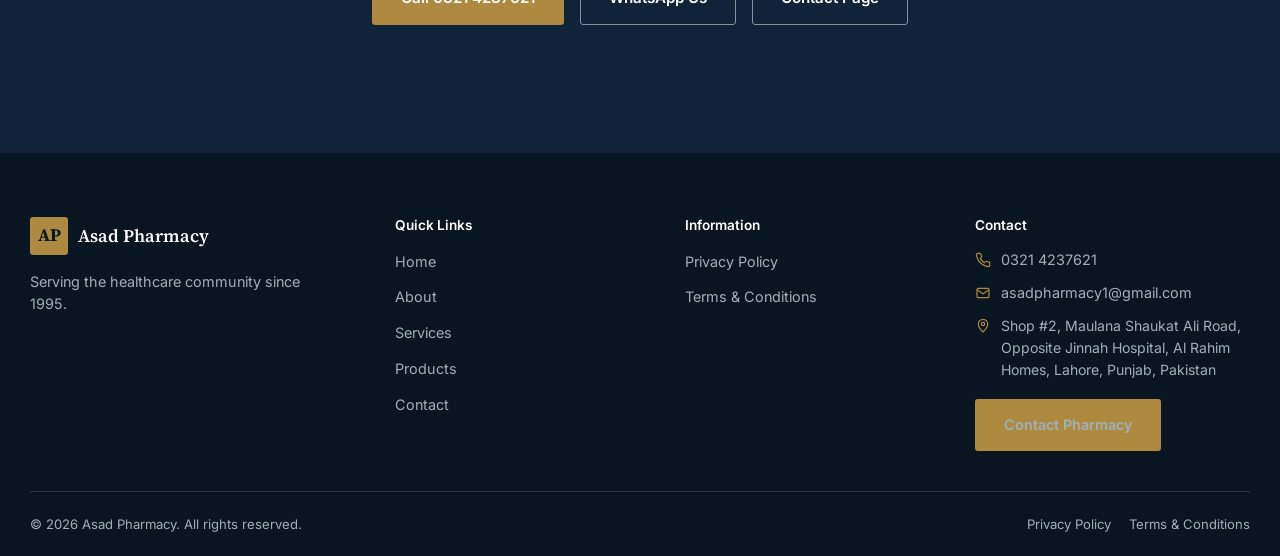
<file: services.html>
<!DOCTYPE html>
<html lang="en">
<head>
<meta charset="UTF-8">
<meta name="viewport" content="width=device-width, initial-scale=1.0">
<title>Services | Asad Pharmacy Lahore — Pharmaceutical, Oncology, Surgical &amp; Laboratory</title>
<meta name="description" content="Explore Asad Pharmacy's services: pharmaceutical products, oncology &amp; specialty medicines, surgical products, medical products and laboratory services — opposite Jinnah Hospital, Lahore.">
<meta name="robots" content="index, follow">
<link rel="canonical" href="https://www.asadpharmacy.example/services.html">

<meta property="og:type" content="website">
<meta property="og:title" content="Services | Asad Pharmacy Lahore">
<meta property="og:description" content="Pharmaceutical products, oncology &amp; specialty medicines, surgical products, medical products and laboratory services.">
<meta property="og:url" content="https://www.asadpharmacy.example/services.html">
<meta name="twitter:card" content="summary">
<meta name="twitter:title" content="Services | Asad Pharmacy Lahore">
<meta name="twitter:description" content="Pharmaceutical, oncology, surgical, medical and laboratory services opposite Jinnah Hospital, Lahore.">

<link rel="preconnect" href="https://fonts.googleapis.com">
<link rel="preconnect" href="https://fonts.gstatic.com" crossorigin>
<link href="https://fonts.googleapis.com/css2?family=Source+Serif+4:wght@500;600;700&amp;family=Inter:wght@400;500;600;700&amp;display=swap" rel="stylesheet">
<link rel="stylesheet" href="style.css">

<script type="application/ld+json">
{
  "@context": "https://schema.org",
  "@type": "BreadcrumbList",
  "itemListElement": [
    {"@type": "ListItem", "position": 1, "name": "Home", "item": "https://www.asadpharmacy.example/index.html"},
    {"@type": "ListItem", "position": 2, "name": "Services", "item": "https://www.asadpharmacy.example/services.html"}
  ]
}
</script>
</head>
<body>
<a class="skip-link" href="#main">Skip to main content</a>

<header class="site-header">
  <div class="container header-inner">
    <a class="brand" href="index.html" aria-label="Asad Pharmacy home">
      <span class="brand-mark" aria-hidden="true">AP</span>
      <span class="brand-text">
        <span class="brand-name">Asad Pharmacy</span>
        <span class="brand-sub">Since 1995</span>
      </span>
    </a>
    <nav class="main-nav" aria-label="Primary">
      <ul class="main-nav-list">
        <li><a href="index.html" data-nav-link>Home</a></li>
        <li><a href="about.html" data-nav-link>About</a></li>
        <li><a href="services.html" data-nav-link aria-current="page">Services</a></li>
        <li><a href="products.html" data-nav-link>Products</a></li>
        <li><a href="contact.html" data-nav-link>Contact</a></li>
      </ul>
    </nav>
    <div class="header-cta">
      <div class="header-phone"><span>Call the pharmacy</span><strong>0321 4237621</strong></div>
      <a class="btn btn-primary" href="tel:+923214237621">Call Pharmacy</a>
      <button class="hamburger" type="button" data-hamburger aria-label="Open menu" aria-expanded="false" aria-controls="mobileNav">
        <span></span><span></span><span></span>
      </button>
    </div>
  </div>
</header>

<div class="mobile-nav-overlay" data-mobile-overlay></div>
<nav class="mobile-nav" id="mobileNav" data-mobile-nav aria-label="Mobile" aria-hidden="true">
  <div class="mobile-nav-head">
    <span class="brand-name">Asad Pharmacy</span>
    <button class="mobile-nav-close" type="button" data-mobile-close aria-label="Close menu">&times;</button>
  </div>
  <ul class="mobile-nav-list">
    <li><a href="index.html">Home</a></li>
    <li><a href="about.html">About</a></li>
    <li><a href="services.html" aria-current="page">Services</a></li>
    <li><a href="products.html">Products</a></li>
    <li><a href="contact.html">Contact</a></li>
  </ul>
  <div class="mobile-nav-foot">
    <a class="btn btn-primary btn-block" href="tel:+923214237621">Call Pharmacy</a>
    <a class="btn btn-outline btn-block" href="https://wa.me/923214237621">WhatsApp</a>
  </div>
</nav>

<main id="main">
  <div class="breadcrumbs">
    <div class="container">
      <a href="index.html">Home</a><span class="sep">/</span><span class="current">Services</span>
    </div>
  </div>

  <section class="page-hero">
    <div class="container">
      <span class="label">Our Services</span>
      <h1>Pharmaceutical &amp; healthcare services</h1>
      <p class="lede">A focused set of categories built around the needs of patients near Jinnah Hospital, Lahore.</p>
    </div>
  </section>

  <section class="section" id="pharmaceutical">
    <div class="container grid grid-2" style="gap:56px; align-items:center;">
      <div class="reveal">
        <div class="card-icon" aria-hidden="true"><svg viewBox="0 0 24 24" fill="none" stroke="currentColor" stroke-width="1.6"><path d="M12 3v18M3 12h18"/></svg></div>
        <h2>Pharmaceutical Services</h2>
        <p class="lede">Access to a range of pharmaceutical products and prescription medicines. Product availability may vary — please contact the pharmacy to confirm current availability and prescription requirements.</p>
        <a class="btn btn-outline" href="contact.html">Contact for Availability</a>
      </div>
      <div class="reveal card">
        <h3>What to expect</h3>
        <p>Prescription medicines handled with appropriate care, alongside general pharmaceutical products for everyday healthcare needs.</p>
      </div>
    </div>
  </section>

  <section class="section section--alt" id="oncology">
    <div class="container">
      <div class="specialty reveal">
        <div>
          <span class="label">Oncology &amp; Specialty Medicines</span>
          <h2>Specialized oncology &amp; pharmaceutical products</h2>
          <p class="lede">Selected specialized oncology and pharmaceutical products may be available. Customers should contact the pharmacy directly for current availability and prescription requirements. This is not a claim of medical treatment or diagnosis.</p>
          <a class="btn btn-gold" style="margin-top:8px;" href="contact.html">Contact for Availability</a>
        </div>
        <ul class="specialty-list">
          <li>Specialty oncology-related pharmaceutical products</li>
          <li>Contact required to confirm current stock</li>
          <li>Valid prescription may be required</li>
        </ul>
      </div>
    </div>
  </section>

  <section class="section" id="surgical">
    <div class="container grid grid-2" style="gap:56px; align-items:center;">
      <div class="reveal" style="order:2;">
        <div class="card-icon" aria-hidden="true"><svg viewBox="0 0 24 24" fill="none" stroke="currentColor" stroke-width="1.6"><path d="M4 12h16M4 6h16M4 18h16"/></svg></div>
        <h2>Surgical Products</h2>
        <p class="lede">Surgical products and medical supplies for patients and healthcare providers. Contact the pharmacy to confirm which items are currently available — we do not display a fixed surgical catalog.</p>
        <a class="btn btn-outline" href="contact.html">Contact for Availability</a>
      </div>
      <div class="reveal card" style="order:1;">
        <h3>What to expect</h3>
        <p>Surgical and related medical supplies for both individual patients and referring healthcare providers.</p>
      </div>
    </div>
  </section>

  <section class="section section--alt" id="medical">
    <div class="container grid grid-2" style="gap:56px; align-items:center;">
      <div class="reveal">
        <div class="card-icon" aria-hidden="true"><svg viewBox="0 0 24 24" fill="none" stroke="currentColor" stroke-width="1.6"><rect x="4" y="4" width="16" height="16" rx="2"/><path d="M8 4v16M4 10h16"/></svg></div>
        <h2>Medical Products</h2>
        <p class="lede">A range of general medical and healthcare products to support day-to-day and specialized care needs.</p>
        <a class="btn btn-outline" href="contact.html">Contact for Availability</a>
      </div>
      <div class="reveal card">
        <h3>What to expect</h3>
        <p>General healthcare and medical products alongside our pharmaceutical and specialty categories.</p>
      </div>
    </div>
  </section>

  <section class="section" id="laboratory">
    <div class="container grid grid-2" style="gap:56px; align-items:center;">
      <div class="reveal" style="order:2;">
        <div class="card-icon" aria-hidden="true"><svg viewBox="0 0 24 24" fill="none" stroke="currentColor" stroke-width="1.6"><path d="M9 3h6l1 4H8l1-4Z"/><path d="M7 7l-2 12a2 2 0 0 0 2 2h10a2 2 0 0 0 2-2L17 7"/></svg></div>
        <h2>Laboratory Services</h2>
        <p class="lede">Laboratory services are part of Asad Pharmacy's publicly documented business offering. Specific test availability is not listed here — please contact us for current laboratory service availability.</p>
        <a class="btn btn-outline" href="contact.html">Contact for Availability</a>
      </div>
      <div class="reveal card" style="order:1;">
        <h3>What to expect</h3>
        <p>Contact the pharmacy directly to ask about current laboratory service availability.</p>
      </div>
    </div>
  </section>

  <section class="section section--navy" id="availability">
    <div class="container" style="text-align:center;">
      <span class="label reveal">Availability Assistance</span>
      <h2 class="reveal">Not sure if we have what you need?</h2>
      <p class="lede reveal" style="margin:0 auto 32px;">Product and service availability may vary. Contact Asad Pharmacy directly and we will help confirm what is currently available and any prescription requirements.</p>
      <div class="hero-actions reveal" style="justify-content:center;">
        <a class="btn btn-gold" href="tel:+923214237621">Call 0321 4237621</a>
        <a class="btn btn-outline-light" href="https://wa.me/923214237621">WhatsApp Us</a>
        <a class="btn btn-outline-light" href="contact.html">Contact Page</a>
      </div>
    </div>
  </section>
</main>

<footer class="site-footer">
  <div class="container footer-top">
    <div class="footer-brand">
      <a class="brand" href="index.html">
        <span class="brand-mark" aria-hidden="true">AP</span>
        <span class="brand-name">Asad Pharmacy</span>
      </a>
      <p>Serving the healthcare community since 1995.</p>
    </div>
    <div class="footer-col">
      <h4>Quick Links</h4>
      <ul>
        <li><a href="index.html">Home</a></li>
        <li><a href="about.html">About</a></li>
        <li><a href="services.html">Services</a></li>
        <li><a href="products.html">Products</a></li>
        <li><a href="contact.html">Contact</a></li>
      </ul>
    </div>
    <div class="footer-col">
      <h4>Information</h4>
      <ul>
        <li><a href="privacy-policy.html">Privacy Policy</a></li>
        <li><a href="terms.html">Terms &amp; Conditions</a></li>
      </ul>
    </div>
    <div class="footer-col">
      <h4>Contact</h4>
      <ul class="footer-contact">
        <li><svg viewBox="0 0 24 24" fill="none" stroke="currentColor" stroke-width="1.8"><path d="M22 16.9v3a2 2 0 0 1-2.2 2 19.8 19.8 0 0 1-8.6-3 19.5 19.5 0 0 1-6-6 19.8 19.8 0 0 1-3-8.7A2 2 0 0 1 4.1 2h3a2 2 0 0 1 2 1.7c.1 1 .3 2 .6 3a2 2 0 0 1-.5 2L8 10a16 16 0 0 0 6 6l1.3-1.3a2 2 0 0 1 2-.5c1 .3 2 .5 3 .6a2 2 0 0 1 1.7 2Z"/></svg><a href="tel:+923214237621">0321 4237621</a></li>
        <li><svg viewBox="0 0 24 24" fill="none" stroke="currentColor" stroke-width="1.8"><rect x="3" y="5" width="18" height="14" rx="2"/><path d="m3 7 9 6 9-6"/></svg><a href="mailto:asadpharmacy1@gmail.com">asadpharmacy1@gmail.com</a></li>
        <li><svg viewBox="0 0 24 24" fill="none" stroke="currentColor" stroke-width="1.8"><path d="M12 21s7-6.5 7-12a7 7 0 1 0-14 0c0 5.5 7 12 7 12Z"/><circle cx="12" cy="9" r="2.5"/></svg><span>Shop #2, Maulana Shaukat Ali Road, Opposite Jinnah Hospital, Al Rahim Homes, Lahore, Punjab, Pakistan</span></li>
      </ul>
      <a class="btn btn-gold" style="margin-top:18px;" href="contact.html">Contact Pharmacy</a>
    </div>
  </div>
  <div class="container footer-bottom">
    <span>&copy; 2026 Asad Pharmacy. All rights reserved.</span>
    <div class="footer-legal">
      <a href="privacy-policy.html">Privacy Policy</a>
      <a href="terms.html">Terms &amp; Conditions</a>
    </div>
  </div>
</footer>

<button class="back-to-top" type="button" data-back-to-top aria-label="Back to top">
  <svg width="18" height="18" viewBox="0 0 24 24" fill="none" stroke="currentColor" stroke-width="2"><path d="M12 19V5M5 12l7-7 7 7"/></svg>
</button>

<script src="https://cdnjs.cloudflare.com/ajax/libs/gsap/3.12.5/gsap.min.js" defer></script>
<script src="animations.js" defer></script>
<script src="main.js" defer></script>
</body>
  </html>
</file>
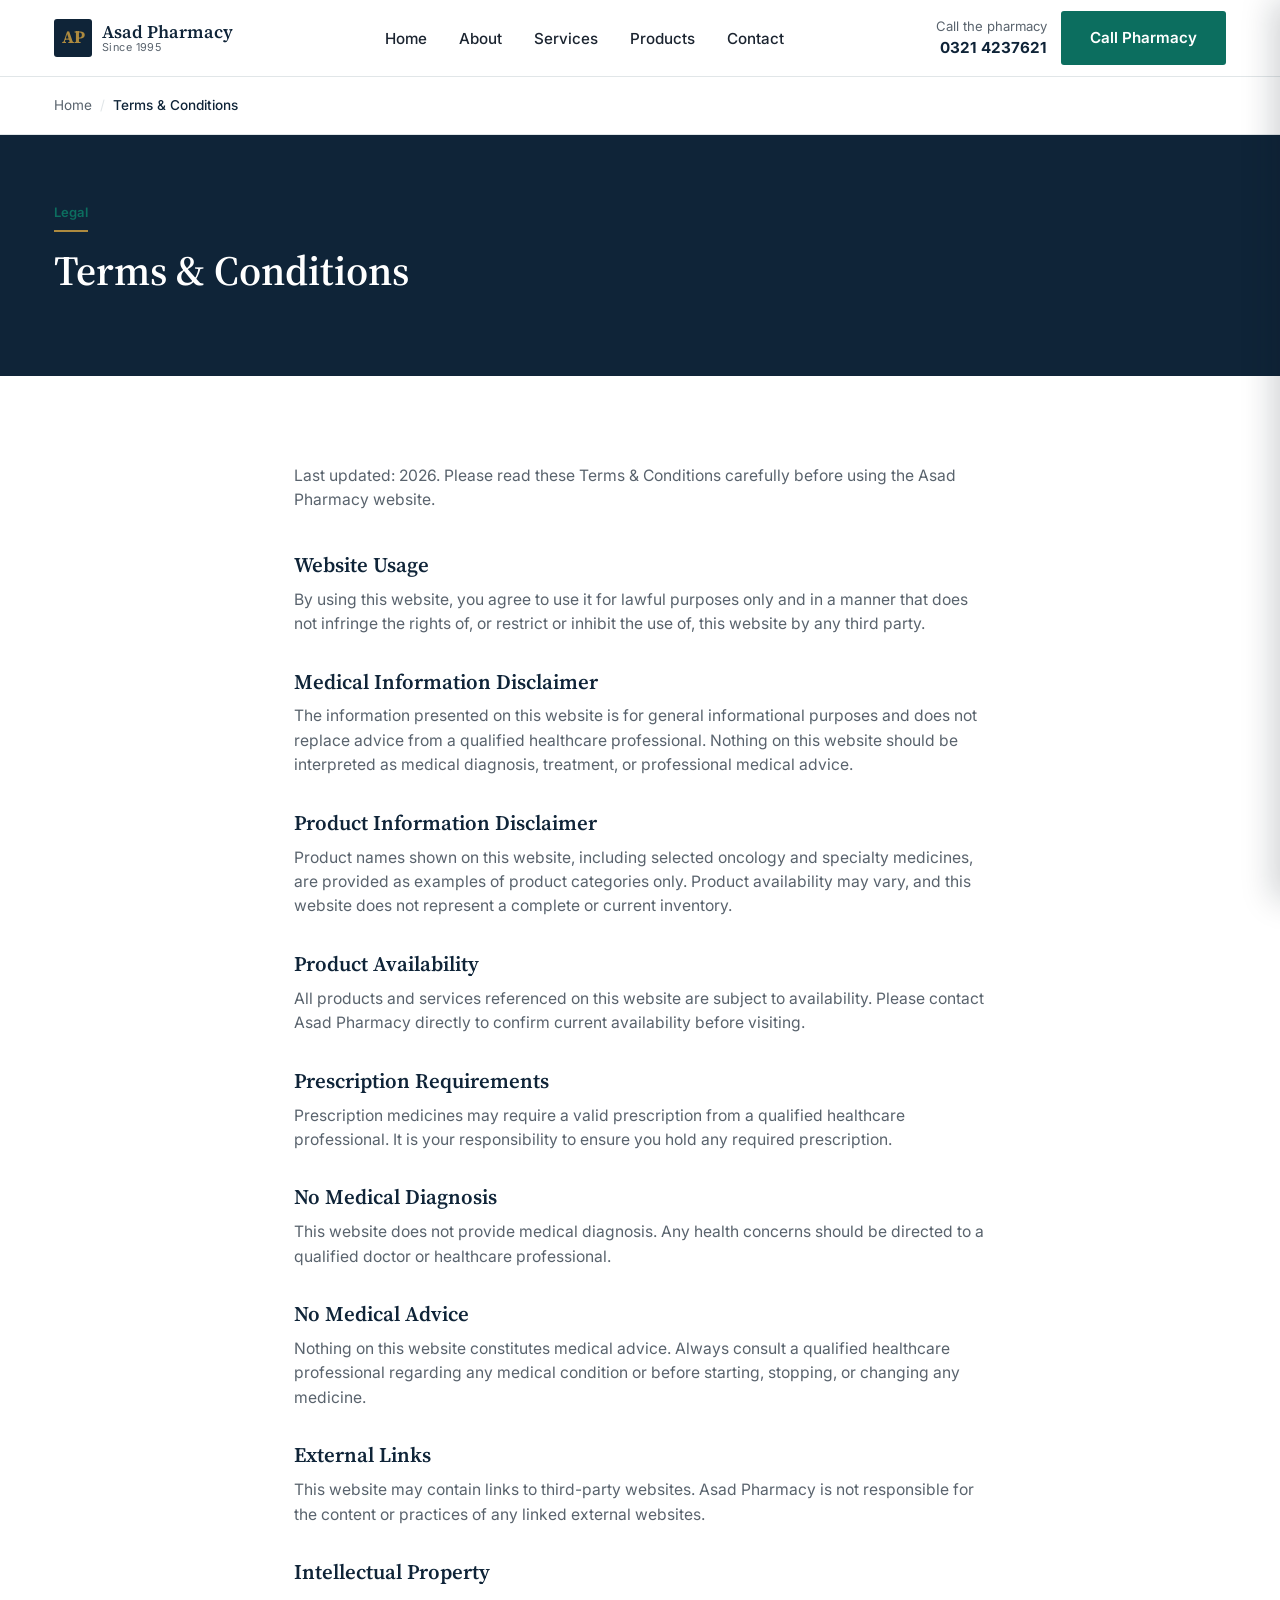
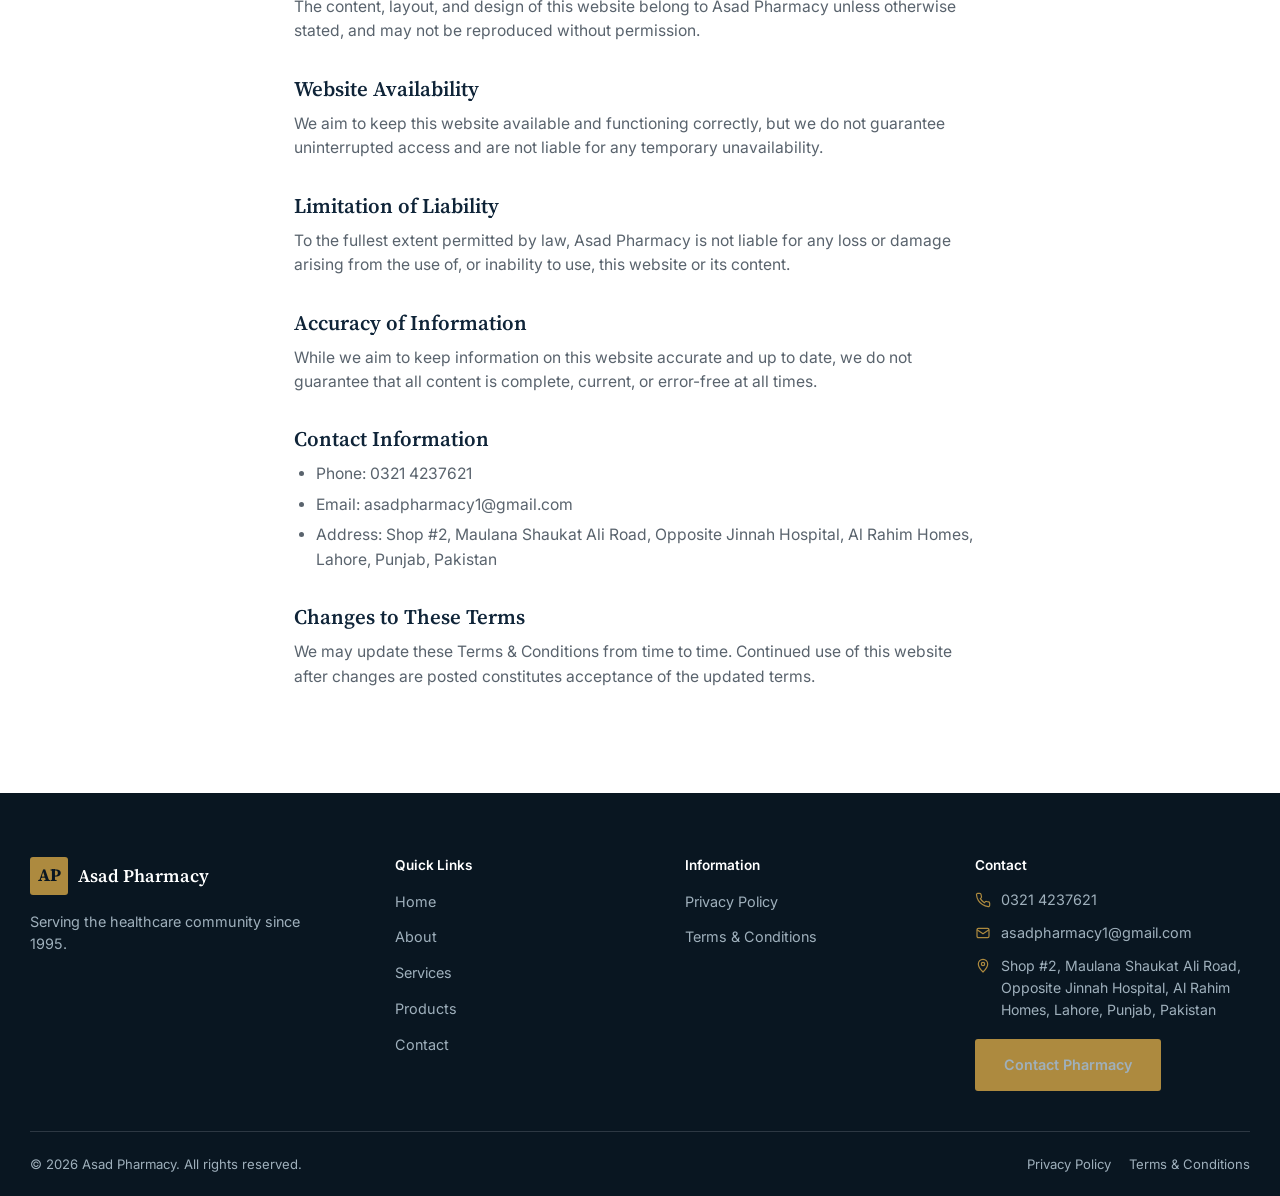
<file: terms.html>
<!DOCTYPE html>
<html lang="en">
<head>
<meta charset="UTF-8">
<meta name="viewport" content="width=device-width, initial-scale=1.0">
<title>Terms &amp; Conditions | Asad Pharmacy Lahore</title>
<meta name="description" content="Terms and Conditions for the Asad Pharmacy website, including medical and product information disclaimers.">
<meta name="robots" content="index, follow">
<link rel="canonical" href="https://www.asadpharmacy.example/terms.html">
<meta property="og:type" content="website">
<meta property="og:title" content="Terms &amp; Conditions | Asad Pharmacy">
<meta property="og:description" content="Terms of use for the Asad Pharmacy website.">
<meta property="og:url" content="https://www.asadpharmacy.example/terms.html">
<meta name="twitter:card" content="summary">
<meta name="twitter:title" content="Terms &amp; Conditions | Asad Pharmacy">

<link rel="preconnect" href="https://fonts.googleapis.com">
<link rel="preconnect" href="https://fonts.gstatic.com" crossorigin>
<link href="https://fonts.googleapis.com/css2?family=Source+Serif+4:wght@500;600;700&amp;family=Inter:wght@400;500;600;700&amp;display=swap" rel="stylesheet">
<link rel="stylesheet" href="style.css">
</head>
<body>
<a class="skip-link" href="#main">Skip to main content</a>

<header class="site-header">
  <div class="container header-inner">
    <a class="brand" href="index.html" aria-label="Asad Pharmacy home">
      <span class="brand-mark" aria-hidden="true">AP</span>
      <span class="brand-text">
        <span class="brand-name">Asad Pharmacy</span>
        <span class="brand-sub">Since 1995</span>
      </span>
    </a>
    <nav class="main-nav" aria-label="Primary">
      <ul class="main-nav-list">
        <li><a href="index.html" data-nav-link>Home</a></li>
        <li><a href="about.html" data-nav-link>About</a></li>
        <li><a href="services.html" data-nav-link>Services</a></li>
        <li><a href="products.html" data-nav-link>Products</a></li>
        <li><a href="contact.html" data-nav-link>Contact</a></li>
      </ul>
    </nav>
    <div class="header-cta">
      <div class="header-phone"><span>Call the pharmacy</span><strong>0321 4237621</strong></div>
      <a class="btn btn-primary" href="tel:+923214237621">Call Pharmacy</a>
      <button class="hamburger" type="button" data-hamburger aria-label="Open menu" aria-expanded="false" aria-controls="mobileNav">
        <span></span><span></span><span></span>
      </button>
    </div>
  </div>
</header>

<div class="mobile-nav-overlay" data-mobile-overlay></div>
<nav class="mobile-nav" id="mobileNav" data-mobile-nav aria-label="Mobile" aria-hidden="true">
  <div class="mobile-nav-head">
    <span class="brand-name">Asad Pharmacy</span>
    <button class="mobile-nav-close" type="button" data-mobile-close aria-label="Close menu">&times;</button>
  </div>
  <ul class="mobile-nav-list">
    <li><a href="index.html">Home</a></li>
    <li><a href="about.html">About</a></li>
    <li><a href="services.html">Services</a></li>
    <li><a href="products.html">Products</a></li>
    <li><a href="contact.html">Contact</a></li>
  </ul>
  <div class="mobile-nav-foot">
    <a class="btn btn-primary btn-block" href="tel:+923214237621">Call Pharmacy</a>
    <a class="btn btn-outline btn-block" href="https://wa.me/923214237621">WhatsApp</a>
  </div>
</nav>

<main id="main">
  <div class="breadcrumbs">
    <div class="container">
      <a href="index.html">Home</a><span class="sep">/</span><span class="current">Terms &amp; Conditions</span>
    </div>
  </div>

  <section class="page-hero">
    <div class="container">
      <span class="label">Legal</span>
      <h1>Terms &amp; Conditions</h1>
    </div>
  </section>

  <section class="section">
    <div class="container prose">
      <p class="updated-note">Last updated: 2026. Please read these Terms &amp; Conditions carefully before using the Asad Pharmacy website.</p>

      <h2>Website Usage</h2>
      <p>By using this website, you agree to use it for lawful purposes only and in a manner that does not infringe the rights of, or restrict or inhibit the use of, this website by any third party.</p>

      <h2>Medical Information Disclaimer</h2>
      <p>The information presented on this website is for general informational purposes and does not replace advice from a qualified healthcare professional. Nothing on this website should be interpreted as medical diagnosis, treatment, or professional medical advice.</p>

      <h2>Product Information Disclaimer</h2>
      <p>Product names shown on this website, including selected oncology and specialty medicines, are provided as examples of product categories only. Product availability may vary, and this website does not represent a complete or current inventory.</p>

      <h2>Product Availability</h2>
      <p>All products and services referenced on this website are subject to availability. Please contact Asad Pharmacy directly to confirm current availability before visiting.</p>

      <h2>Prescription Requirements</h2>
      <p>Prescription medicines may require a valid prescription from a qualified healthcare professional. It is your responsibility to ensure you hold any required prescription.</p>

      <h2>No Medical Diagnosis</h2>
      <p>This website does not provide medical diagnosis. Any health concerns should be directed to a qualified doctor or healthcare professional.</p>

      <h2>No Medical Advice</h2>
      <p>Nothing on this website constitutes medical advice. Always consult a qualified healthcare professional regarding any medical condition or before starting, stopping, or changing any medicine.</p>

      <h2>External Links</h2>
      <p>This website may contain links to third-party websites. Asad Pharmacy is not responsible for the content or practices of any linked external websites.</p>

      <h2>Intellectual Property</h2>
      <p>The content, layout, and design of this website belong to Asad Pharmacy unless otherwise stated, and may not be reproduced without permission.</p>

      <h2>Website Availability</h2>
      <p>We aim to keep this website available and functioning correctly, but we do not guarantee uninterrupted access and are not liable for any temporary unavailability.</p>

      <h2>Limitation of Liability</h2>
      <p>To the fullest extent permitted by law, Asad Pharmacy is not liable for any loss or damage arising from the use of, or inability to use, this website or its content.</p>

      <h2>Accuracy of Information</h2>
      <p>While we aim to keep information on this website accurate and up to date, we do not guarantee that all content is complete, current, or error-free at all times.</p>

      <h2>Contact Information</h2>
      <ul>
        <li>Phone: 0321 4237621</li>
        <li>Email: asadpharmacy1@gmail.com</li>
        <li>Address: Shop #2, Maulana Shaukat Ali Road, Opposite Jinnah Hospital, Al Rahim Homes, Lahore, Punjab, Pakistan</li>
      </ul>

      <h2>Changes to These Terms</h2>
      <p>We may update these Terms &amp; Conditions from time to time. Continued use of this website after changes are posted constitutes acceptance of the updated terms.</p>
    </div>
  </section>
</main>

<footer class="site-footer">
  <div class="container footer-top">
    <div class="footer-brand">
      <a class="brand" href="index.html">
        <span class="brand-mark" aria-hidden="true">AP</span>
        <span class="brand-name">Asad Pharmacy</span>
      </a>
      <p>Serving the healthcare community since 1995.</p>
    </div>
    <div class="footer-col">
      <h4>Quick Links</h4>
      <ul>
        <li><a href="index.html">Home</a></li>
        <li><a href="about.html">About</a></li>
        <li><a href="services.html">Services</a></li>
        <li><a href="products.html">Products</a></li>
        <li><a href="contact.html">Contact</a></li>
      </ul>
    </div>
    <div class="footer-col">
      <h4>Information</h4>
      <ul>
        <li><a href="privacy-policy.html">Privacy Policy</a></li>
        <li><a href="terms.html" aria-current="page">Terms &amp; Conditions</a></li>
      </ul>
    </div>
    <div class="footer-col">
      <h4>Contact</h4>
      <ul class="footer-contact">
        <li><svg viewBox="0 0 24 24" fill="none" stroke="currentColor" stroke-width="1.8"><path d="M22 16.9v3a2 2 0 0 1-2.2 2 19.8 19.8 0 0 1-8.6-3 19.5 19.5 0 0 1-6-6 19.8 19.8 0 0 1-3-8.7A2 2 0 0 1 4.1 2h3a2 2 0 0 1 2 1.7c.1 1 .3 2 .6 3a2 2 0 0 1-.5 2L8 10a16 16 0 0 0 6 6l1.3-1.3a2 2 0 0 1 2-.5c1 .3 2 .5 3 .6a2 2 0 0 1 1.7 2Z"/></svg><a href="tel:+923214237621">0321 4237621</a></li>
        <li><svg viewBox="0 0 24 24" fill="none" stroke="currentColor" stroke-width="1.8"><rect x="3" y="5" width="18" height="14" rx="2"/><path d="m3 7 9 6 9-6"/></svg><a href="mailto:asadpharmacy1@gmail.com">asadpharmacy1@gmail.com</a></li>
        <li><svg viewBox="0 0 24 24" fill="none" stroke="currentColor" stroke-width="1.8"><path d="M12 21s7-6.5 7-12a7 7 0 1 0-14 0c0 5.5 7 12 7 12Z"/><circle cx="12" cy="9" r="2.5"/></svg><span>Shop #2, Maulana Shaukat Ali Road, Opposite Jinnah Hospital, Al Rahim Homes, Lahore, Punjab, Pakistan</span></li>
      </ul>
      <a class="btn btn-gold" style="margin-top:18px;" href="contact.html">Contact Pharmacy</a>
    </div>
  </div>
  <div class="container footer-bottom">
    <span>&copy; 2026 Asad Pharmacy. All rights reserved.</span>
    <div class="footer-legal">
      <a href="privacy-policy.html">Privacy Policy</a>
      <a href="terms.html">Terms &amp; Conditions</a>
    </div>
  </div>
</footer>

<button class="back-to-top" type="button" data-back-to-top aria-label="Back to top">
  <svg width="18" height="18" viewBox="0 0 24 24" fill="none" stroke="currentColor" stroke-width="2"><path d="M12 19V5M5 12l7-7 7 7"/></svg>
</button>

<script src="animations.js" defer></script>
<script src="main.js" defer></script>
</body>
</html>
</file>
<file: style.css>
/* ============================================================
   ASAD PHARMACY — STYLE SHEET
   Premium healthcare/pharmaceutical brand system
   ============================================================ */

/* ---------- Design tokens ---------- */
:root{
  /* Colour */
  --navy: #0F2438;
  --navy-deep: #091621;
  --teal: #0C6E5F;
  --teal-light: #E8F3F1;
  --gold: #AD8A3F;
  --gold-soft: #F3ECDB;
  --bg: #FFFFFF;
  --bg-alt: #F5F7F7;
  --bg-navy-panel: #0F2438;
  --text: #1B2430;
  --text-muted: #59636D;
  --text-on-navy: #E7ECF0;
  --text-on-navy-muted: #9FB0BC;
  --border: #E1E6E8;
  --border-on-navy: rgba(231,236,240,0.16);
  --danger: #A93226;
  --focus: #1C7FA8;

  /* Type */
  --font-display: 'Source Serif 4', Georgia, 'Times New Roman', serif;
  --font-body: 'Inter', -apple-system, BlinkMacSystemFont, 'Segoe UI', sans-serif;

  /* Layout */
  --max-width: 1220px;
  --gutter: 24px;
  --radius-sm: 3px;
  --radius-md: 5px;
  --header-h: 76px;

  /* Motion */
  --ease: cubic-bezier(.4,0,.2,1);
  --dur: .5s;
}

/* ---------- Reset ---------- */
*, *::before, *::after{ box-sizing: border-box; }
html{ scroll-behavior: smooth; }
body{
  margin:0;
  font-family: var(--font-body);
  color: var(--text);
  background: var(--bg);
  -webkit-font-smoothing: antialiased;
  line-height: 1.55;
}
img{ max-width:100%; display:block; }
a{ color: inherit; text-decoration: none; }
ul{ margin:0; padding:0; list-style:none; }
button{ font-family: inherit; cursor:pointer; }
input, textarea, select{ font-family: inherit; font-size: 1rem; }
h1,h2,h3,h4{ font-family: var(--font-display); font-weight: 600; line-height: 1.18; margin: 0 0 .5em; color: var(--navy); }
p{ margin: 0 0 1em; }

@media (prefers-reduced-motion: reduce){
  html{ scroll-behavior: auto; }
  *, *::before, *::after{
    animation-duration: .001ms !important;
    animation-iteration-count: 1 !important;
    transition-duration: .001ms !important;
    scroll-behavior: auto !important;
  }
}

/* ---------- Focus states ---------- */
a:focus-visible, button:focus-visible, input:focus-visible, textarea:focus-visible, select:focus-visible{
  outline: 2px solid var(--focus);
  outline-offset: 2px;
  border-radius: var(--radius-sm);
}
.skip-link{
  position:absolute; left:-999px; top:auto;
  background:var(--navy); color:#fff; padding: 12px 18px; z-index: 1000;
  border-radius: var(--radius-sm);
}
.skip-link:focus{ left: 16px; top: 16px; }

/* ---------- Layout helpers ---------- */
.container{
  max-width: var(--max-width);
  margin: 0 auto;
  padding: 0 var(--gutter);
}
.section{ padding: 88px 0; }
.section--tight{ padding: 56px 0; }
.section--alt{ background: var(--bg-alt); }
.section--navy{ background: var(--navy); color: var(--text-on-navy); }
.section--navy h2, .section--navy h3{ color: #fff; }
.section-head{ max-width: 640px; margin-bottom: 48px; }
.section-head.center{ margin-left:auto; margin-right:auto; text-align:center; }
.label{
  display:inline-block;
  font-size: .8125rem;
  letter-spacing: .01em;
  color: var(--teal);
  font-weight: 600;
  margin-bottom: 14px;
  padding-bottom: 8px;
  border-bottom: 2px solid var(--gold);
}
.section--navy .label{ color: var(--gold); }
.eyebrow-rule{
  width: 46px; height: 2px; background: var(--gold); margin: 0 0 18px;
}
.lede{ font-size: 1.125rem; color: var(--text-muted); max-width: 60ch; }
.section--navy .lede{ color: var(--text-on-navy-muted); }

.grid{ display:grid; gap: 28px; }
.grid-2{ grid-template-columns: repeat(2, 1fr); }
.grid-3{ grid-template-columns: repeat(3, 1fr); }
.grid-4{ grid-template-columns: repeat(4, 1fr); }

.visually-hidden{
  position:absolute; width:1px; height:1px; padding:0; margin:-1px;
  overflow:hidden; clip:rect(0,0,0,0); white-space:nowrap; border:0;
}

/* ---------- Buttons ---------- */
.btn{
  display:inline-flex; align-items:center; justify-content:center; gap:8px;
  padding: 14px 28px;
  font-size: .95rem;
  font-weight: 600;
  border-radius: var(--radius-sm);
  border: 1px solid transparent;
  transition: background var(--dur) var(--ease), color var(--dur) var(--ease), border-color var(--dur) var(--ease), transform .2s var(--ease);
  white-space: nowrap;
}
.btn:hover{ transform: translateY(-1px); }
.btn-primary{ background: var(--teal); color:#fff; }
.btn-primary:hover{ background: #0A5C50; }
.btn-gold{ background: var(--gold); color: #fff; }
.btn-gold:hover{ background: #967829; }
.btn-outline{ background: transparent; color: var(--navy); border-color: var(--navy); }
.btn-outline:hover{ background: var(--navy); color:#fff; }
.btn-outline-light{ background: transparent; color:#fff; border-color: rgba(255,255,255,.5); }
.btn-outline-light:hover{ background: rgba(255,255,255,.12); border-color:#fff; }
.btn-block{ width:100%; }

/* ---------- Header ---------- */
.site-header{
  position: sticky; top:0; z-index: 500;
  background: rgba(255,255,255,.92);
  backdrop-filter: saturate(150%) blur(8px);
  border-bottom: 1px solid var(--border);
}
.header-inner{
  display:flex; align-items:center; justify-content:space-between;
  height: var(--header-h);
}
.brand{ display:flex; align-items:center; gap:10px; }
.brand-mark{
  width: 38px; height:38px; border-radius: var(--radius-sm);
  background: var(--navy);
  color: var(--gold);
  display:flex; align-items:center; justify-content:center;
  font-family: var(--font-display); font-weight:700; font-size: 1.1rem;
  flex-shrink:0;
}
.brand-text{ display:flex; flex-direction:column; line-height:1.1; }
.brand-name{ font-family: var(--font-display); font-weight:600; font-size: 1.12rem; color: var(--navy); }
.brand-sub{ font-size: .68rem; letter-spacing:.04em; color: var(--text-muted); }

.main-nav{ display:flex; align-items:center; gap: 40px; }
.main-nav-list{ display:flex; gap: 32px; }
.main-nav-list a{
  font-size: .95rem; font-weight:500; color: var(--text);
  padding: 6px 0; position:relative;
}
.main-nav-list a::after{
  content:""; position:absolute; left:0; right:0; bottom:0; height:2px;
  background: var(--gold); transform: scaleX(0); transform-origin: left;
  transition: transform .25s var(--ease);
}
.main-nav-list a:hover::after,
.main-nav-list a[aria-current="page"]::after{ transform: scaleX(1); }
.main-nav-list a[aria-current="page"]{ color: var(--navy); font-weight:600; }

.header-cta{ display:flex; align-items:center; gap:14px; }
.header-phone{ display:flex; flex-direction:column; text-align:right; font-size:.82rem; color: var(--text-muted); }
.header-phone strong{ color: var(--navy); font-size:.95rem; }

.hamburger{
  display:none;
  width: 44px; height: 44px;
  border:1px solid var(--border); background:#fff; border-radius: var(--radius-sm);
  align-items:center; justify-content:center;
  flex-direction:column; gap:5px;
}
.hamburger span{ width:20px; height:2px; background: var(--navy); display:block; transition: transform .25s var(--ease), opacity .25s var(--ease); }
.hamburger[aria-expanded="true"] span:nth-child(1){ transform: translateY(7px) rotate(45deg); }
.hamburger[aria-expanded="true"] span:nth-child(2){ opacity:0; }
.hamburger[aria-expanded="true"] span:nth-child(3){ transform: translateY(-7px) rotate(-45deg); }

.mobile-nav-overlay{
  position: fixed; inset:0; background: rgba(9,22,33,.55);
  opacity:0; visibility:hidden; transition: opacity .3s var(--ease), visibility .3s;
  z-index: 600;
}
.mobile-nav-overlay.is-open{ opacity:1; visibility:visible; }

.mobile-nav{
  position: fixed; top:0; right:0; height:100%; width: min(340px, 86vw);
  background:#fff; z-index: 700;
  transform: translateX(100%);
  transition: transform .32s var(--ease);
  display:flex; flex-direction:column;
  box-shadow: -8px 0 30px rgba(9,22,33,.18);
}
.mobile-nav.is-open{ transform: translateX(0); }
.mobile-nav-head{
  display:flex; align-items:center; justify-content:space-between;
  padding: 18px 20px; border-bottom:1px solid var(--border);
}
.mobile-nav-close{
  width:40px; height:40px; border-radius: var(--radius-sm); border:1px solid var(--border); background:#fff;
  font-size: 1.2rem; line-height:1;
}
.mobile-nav-list{ padding: 12px 8px; overflow-y:auto; }
.mobile-nav-list a{
  display:block; padding: 15px 16px; font-size:1.05rem; font-weight:500;
  border-radius: var(--radius-sm);
}
.mobile-nav-list a:hover, .mobile-nav-list a[aria-current="page"]{ background: var(--bg-alt); color: var(--navy); }
.mobile-nav-foot{ margin-top:auto; padding: 20px; border-top:1px solid var(--border); display:flex; flex-direction:column; gap:10px; }
body.nav-open{ overflow: hidden; }

/* ---------- Hero ---------- */
.hero{
  position:relative;
  background: var(--navy);
  color: var(--text-on-navy);
  overflow:hidden;
}
.hero-inner{
  display:grid; grid-template-columns: 1.1fr .9fr; gap: 48px; align-items:center;
  padding: 88px 0 96px;
}
.hero-eyebrow{ color: var(--gold); font-weight:600; font-size:.85rem; margin-bottom:18px; display:flex; align-items:center; gap:10px; }
.hero-eyebrow .eyebrow-rule{ margin:0; }
.hero h1{
  color:#fff; font-size: clamp(2.1rem, 4vw, 3.1rem); max-width: 16ch; margin-bottom: .45em;
}
.hero .lede{ color: var(--text-on-navy-muted); font-size: 1.15rem; max-width: 46ch; margin-bottom: 32px; }
.hero-actions{ display:flex; gap: 16px; flex-wrap:wrap; margin-bottom: 40px; }
.hero-facts{ display:flex; gap: 32px; flex-wrap:wrap; border-top:1px solid var(--border-on-navy); padding-top: 26px; }
.hero-fact strong{ display:block; font-family: var(--font-display); font-size:1.5rem; color:#fff; }
.hero-fact span{ font-size:.82rem; color: var(--text-on-navy-muted); }

.hero-visual{ position:relative; aspect-ratio: 1/1; }
.hero-visual svg{ width:100%; height:100%; }
.molecule-line{ stroke: var(--gold); stroke-width:1; opacity:.55; }
.molecule-node{ fill: var(--teal); }
.molecule-node.gold{ fill: var(--gold); }
.molecule-pulse{ animation: pulse 4s ease-in-out infinite; }
.molecule-pulse.d2{ animation-delay: 1.1s; }
.molecule-pulse.d3{ animation-delay: 2.2s; }
@keyframes pulse{
  0%, 100%{ opacity:.45; transform: scale(1); }
  50%{ opacity:1; transform: scale(1.12); }
}
.molecule-rotate{ animation: rotate 60s linear infinite; transform-origin: center; }
@keyframes rotate{ to{ transform: rotate(360deg); } }

/* ---------- Trust strip ---------- */
.trust-strip{ background: var(--bg-alt); border-bottom:1px solid var(--border); }
.trust-strip .container{
  display:flex; flex-wrap:wrap; gap: 28px 40px; justify-content:space-between;
  padding-top: 26px; padding-bottom: 26px;
}
.trust-item{ display:flex; align-items:center; gap:12px; font-size:.92rem; color: var(--text-muted); flex:1 1 200px; }
.trust-item .dot{ width:8px; height:8px; border-radius:50%; background: var(--teal); flex-shrink:0; }

/* ---------- Cards ---------- */
.card{
  background:#fff; border:1px solid var(--border); border-radius: var(--radius-md);
  padding: 32px; transition: border-color var(--dur) var(--ease), box-shadow var(--dur) var(--ease), transform .25s var(--ease);
}
.card:hover{ border-color: var(--teal); box-shadow: 0 12px 28px rgba(15,36,56,.08); transform: translateY(-3px); }
.card-icon{
  width: 48px; height:48px; border-radius: var(--radius-sm);
  background: var(--teal-light); color: var(--teal);
  display:flex; align-items:center; justify-content:center; margin-bottom: 20px;
}
.card-icon svg{ width:24px; height:24px; }
.card h3{ font-size: 1.18rem; margin-bottom:.5em; }
.card p{ color: var(--text-muted); font-size:.96rem; margin-bottom: 1.2em; }
.card-link{ font-weight:600; color: var(--teal); font-size:.92rem; display:inline-flex; align-items:center; gap:6px; }

/* ---------- Specialty / oncology section ---------- */
.specialty{
  background: linear-gradient(135deg, var(--navy) 0%, var(--navy-deep) 100%);
  color:#fff; border-radius: var(--radius-md); padding: 56px;
  display:grid; grid-template-columns: 1fr 1fr; gap: 48px; align-items:center;
  position:relative; overflow:hidden;
}
.specialty::before{
  content:""; position:absolute; inset:0;
  background-image: radial-gradient(circle at 1px 1px, rgba(173,138,63,.35) 1px, transparent 0);
  background-size: 26px 26px; opacity:.35; pointer-events:none;
}
.specialty > *{ position:relative; }
.specialty h2{ color:#fff; }
.specialty .lede{ color: var(--text-on-navy-muted); }
.specialty-list{ display:flex; flex-direction:column; gap: 14px; margin: 22px 0 0; }
.specialty-list li{ display:flex; gap:12px; font-size:.95rem; color: var(--text-on-navy); }
.specialty-list li::before{ content:"—"; color: var(--gold); flex-shrink:0; }

/* ---------- Product cards ---------- */
.product-card{
  background:#fff; border:1px solid var(--border); border-radius: var(--radius-md); overflow:hidden;
  display:flex; flex-direction:column;
  transition: border-color var(--dur) var(--ease), box-shadow var(--dur) var(--ease);
}
.product-card:hover{ border-color: var(--teal); box-shadow: 0 12px 28px rgba(15,36,56,.08); }
.product-media{
  aspect-ratio: 4/3; background: var(--bg-alt); display:flex; align-items:center; justify-content:center;
  border-bottom:1px solid var(--border);
}
.product-media svg{ width: 56px; height:56px; color: var(--teal); opacity:.55; }
.product-body{ padding: 22px 24px 24px; display:flex; flex-direction:column; gap: 10px; flex:1; }
.product-category{ font-size:.75rem; font-weight:600; letter-spacing:.02em; color: var(--gold); }
.product-body h3{ font-size: 1.08rem; margin: 0; }
.product-body p{ color: var(--text-muted); font-size:.9rem; margin: 0; flex:1; }
.product-body .btn{ margin-top: 8px; align-self:flex-start; }

.disclaimer{
  border:1px dashed var(--border); background: var(--bg-alt);
  padding: 18px 22px; border-radius: var(--radius-md); font-size:.9rem; color: var(--text-muted);
  margin-top: 32px;
}
.disclaimer strong{ color: var(--navy); }

/* ---------- Filter tabs (products page) ---------- */
.filter-tabs{ display:flex; flex-wrap:wrap; gap:10px; margin-bottom: 36px; }
.filter-tab{
  padding: 10px 18px; border:1px solid var(--border); border-radius: 999px;
  font-size:.88rem; font-weight:500; background:#fff; color: var(--text-muted);
  transition: all .2s var(--ease);
}
.filter-tab:hover{ border-color: var(--teal); color: var(--teal); }
.filter-tab.is-active{ background: var(--navy); border-color: var(--navy); color:#fff; }

/* ---------- Why choose ---------- */
.value-row{ display:flex; gap: 18px; padding: 22px 0; border-top: 1px solid var(--border); }
.value-row:last-child{ border-bottom: 1px solid var(--border); }
.value-num{ font-family: var(--font-display); color: var(--gold); font-size:1.1rem; flex-shrink:0; width: 34px; }
.value-row h3{ font-size: 1.05rem; margin-bottom:.3em; }
.value-row p{ color: var(--text-muted); font-size:.92rem; margin:0; }

/* ---------- Location / map ---------- */
.location-panel{
  display:grid; grid-template-columns: .95fr 1.05fr; border:1px solid var(--border); border-radius: var(--radius-md); overflow:hidden;
}
.location-info{ padding: 40px; }
.location-info h3{ font-size:1.3rem; }
.location-detail{ display:flex; gap:14px; padding: 14px 0; border-top:1px solid var(--border); }
.location-detail:first-of-type{ border-top:none; }
.location-detail .ico{ width:20px; height:20px; color: var(--teal); flex-shrink:0; margin-top:2px; }
.location-detail strong{ display:block; font-size:.82rem; color: var(--text-muted); margin-bottom:2px; font-weight:600; }
.location-detail span, .location-detail a{ font-size:.98rem; color: var(--navy); font-weight:500; }
.map-embed{ min-height: 340px; background: var(--bg-alt); position:relative; }
.map-embed iframe{ width:100%; height:100%; min-height:340px; border:0; display:block; }
.map-fallback{
  position:absolute; inset:0; display:flex; flex-direction:column; align-items:center; justify-content:center;
  gap:10px; color: var(--text-muted); font-size:.9rem; text-align:center; padding: 20px;
}

/* ---------- Contact page ---------- */
.contact-grid{ display:grid; grid-template-columns: .85fr 1.15fr; gap: 48px; align-items:start; }
.contact-methods{ display:flex; flex-direction:column; gap: 14px; margin-bottom: 32px; }
.contact-method{
  display:flex; align-items:center; gap: 16px; padding: 18px 20px;
  border:1px solid var(--border); border-radius: var(--radius-md);
  transition: border-color var(--dur), background var(--dur);
}
.contact-method:hover{ border-color: var(--teal); background: var(--teal-light); }
.contact-method .ico{
  width: 42px; height:42px; border-radius: var(--radius-sm); background: var(--navy); color:#fff;
  display:flex; align-items:center; justify-content:center; flex-shrink:0;
}
.contact-method .ico svg{ width:20px; height:20px; }
.contact-method strong{ display:block; font-size:.98rem; color:var(--navy); }
.contact-method span{ font-size:.85rem; color: var(--text-muted); }

.form-card{ background:#fff; border:1px solid var(--border); border-radius: var(--radius-md); padding: 36px; }
.form-row{ display:grid; grid-template-columns: 1fr 1fr; gap: 20px; }
.field{ margin-bottom: 20px; }
.field label{ display:block; font-size:.88rem; font-weight:600; color: var(--navy); margin-bottom:7px; }
.field input, .field textarea{
  width:100%; padding: 12px 14px; border:1px solid var(--border); border-radius: var(--radius-sm);
  background: var(--bg-alt); transition: border-color var(--dur), background var(--dur);
}
.field input:focus, .field textarea:focus{ border-color: var(--teal); background:#fff; outline:none; }
.field textarea{ resize: vertical; min-height: 130px; }
.field-error{ font-size:.8rem; color: var(--danger); margin-top:6px; display:none; }
.field.has-error input, .field.has-error textarea{ border-color: var(--danger); }
.field.has-error .field-error{ display:block; }
.form-note{ font-size:.82rem; color: var(--text-muted); margin-top: 14px; }
.form-status{
  margin-top: 18px; padding: 14px 16px; border-radius: var(--radius-sm); font-size:.9rem;
  display:none; border:1px solid var(--teal); background: var(--teal-light); color: var(--navy);
}
.form-status.is-visible{ display:block; }

/* ---------- FAQ ---------- */
.faq-list{ max-width: 760px; }
.faq-item{ border-bottom: 1px solid var(--border); }
.faq-q{
  width:100%; display:flex; align-items:center; justify-content:space-between; gap: 16px;
  padding: 22px 4px; background:none; border:none; text-align:left;
  font-family: var(--font-display); font-size: 1.05rem; color: var(--navy); font-weight:600;
}
.faq-q .plus{ flex-shrink:0; width:22px; height:22px; position:relative; }
.faq-q .plus::before, .faq-q .plus::after{
  content:""; position:absolute; background: var(--teal); top:50%; left:50%; transform: translate(-50%,-50%);
}
.faq-q .plus::before{ width:14px; height:2px; }
.faq-q .plus::after{ width:2px; height:14px; transition: transform .25s var(--ease); }
.faq-item.is-open .plus::after{ transform: translate(-50%,-50%) rotate(90deg) scaleY(0); }
.faq-a{ max-height:0; overflow:hidden; transition: max-height .3s var(--ease); }
.faq-a-inner{ padding: 0 4px 22px; color: var(--text-muted); font-size:.95rem; max-width: 62ch; }

/* ---------- Breadcrumbs ---------- */
.breadcrumbs{ padding: 18px 0; font-size:.85rem; color: var(--text-muted); border-bottom:1px solid var(--border); }
.breadcrumbs a{ color: var(--text-muted); }
.breadcrumbs a:hover{ color: var(--teal); }
.breadcrumbs .sep{ margin: 0 8px; color: var(--border); }
.breadcrumbs .current{ color: var(--navy); font-weight:500; }

/* ---------- Page hero (inner pages) ---------- */
.page-hero{ background: var(--navy); color:#fff; padding: 64px 0 60px; }
.page-hero h1{ color:#fff; font-size: clamp(1.9rem, 3.4vw, 2.6rem); max-width: 22ch; }
.page-hero .lede{ color: var(--text-on-navy-muted); max-width: 54ch; }

/* ---------- Timeline (about) ---------- */
.timeline{ position:relative; padding-left: 28px; }
.timeline::before{ content:""; position:absolute; left:5px; top:6px; bottom:6px; width:1px; background: var(--border); }
.timeline-item{ position:relative; padding-bottom: 34px; }
.timeline-item::before{
  content:""; position:absolute; left:-28px; top:4px; width:11px; height:11px; border-radius:50%;
  background: var(--gold); border: 2px solid #fff; box-shadow: 0 0 0 1px var(--gold);
}
.timeline-item:last-child{ padding-bottom:0; }
.timeline-item h3{ font-size:1.05rem; margin-bottom:.35em; }
.timeline-item p{ color: var(--text-muted); font-size:.92rem; margin:0; }

/* ---------- Footer ---------- */
.site-footer{ background: var(--navy-deep); color: var(--text-on-navy-muted); }
.footer-top{ padding: 64px 0 40px; display:grid; grid-template-columns: 1.3fr 1fr 1fr 1.1fr; gap: 40px; }
.footer-brand .brand-mark{ background: var(--gold); color: var(--navy-deep); }
.footer-brand .brand-name{ color:#fff; }
.footer-brand p{ font-size:.9rem; margin-top: 16px; max-width: 32ch; }
.footer-col h4{ color:#fff; font-family: var(--font-body); font-size:.85rem; font-weight:600; margin-bottom: 16px; }
.footer-col ul{ display:flex; flex-direction:column; gap: 11px; }
.footer-col a{ font-size:.9rem; color: var(--text-on-navy-muted); }
.footer-col a:hover{ color: var(--gold); }
.footer-contact li{ display:flex; gap:10px; font-size:.88rem; align-items:flex-start; }
.footer-contact svg{ width:16px; height:16px; flex-shrink:0; margin-top:3px; color: var(--gold); }
.footer-bottom{
  border-top: 1px solid var(--border-on-navy); padding: 22px 0;
  display:flex; justify-content:space-between; align-items:center; gap:16px; flex-wrap:wrap;
  font-size:.82rem;
}
.footer-legal{ display:flex; gap: 18px; }

/* ---------- Back to top ---------- */
.back-to-top{
  position: fixed; right: 22px; bottom: 22px; width: 46px; height:46px; border-radius:50%;
  background: var(--navy); color:#fff; border:none; display:flex; align-items:center; justify-content:center;
  opacity:0; visibility:hidden; transform: translateY(8px);
  transition: opacity .25s var(--ease), transform .25s var(--ease), visibility .25s;
  z-index: 400;
}
.back-to-top.is-visible{ opacity:1; visibility:visible; transform: translateY(0); }
.back-to-top:hover{ background: var(--teal); }

/* ---------- Reveal animation ---------- */
.reveal{ opacity:0; transform: translateY(18px); transition: opacity .6s var(--ease), transform .6s var(--ease); }
.reveal.is-visible{ opacity:1; transform:none; }

/* ---------- Legal pages ---------- */
.prose{ max-width: 74ch; }
.prose h2{ margin-top: 1.6em; font-size: 1.3rem; }
.prose h2:first-child{ margin-top:0; }
.prose p, .prose li{ color: var(--text-muted); font-size:.98rem; }
.prose ul{ list-style: disc; padding-left: 22px; margin-bottom: 1em; }
.prose li{ margin-bottom:.4em; }
.updated-note{ font-size:.85rem; color: var(--text-muted); margin-bottom: 40px; }

/* ---------- Responsive ---------- */
@media (max-width: 1080px){
  .grid-4{ grid-template-columns: repeat(2, 1fr); }
  .footer-top{ grid-template-columns: 1fr 1fr; }
}
@media (max-width: 960px){
  .main-nav-list, .header-phone{ display:none; }
  .hamburger{ display:flex; }
  .hero-inner{ grid-template-columns: 1fr; padding: 56px 0 48px; }
  .hero-visual{ max-width: 320px; margin: 0 auto; order:-1; }
  .specialty{ grid-template-columns: 1fr; padding: 36px 24px; }
  .location-panel{ grid-template-columns: 1fr; }
  .contact-grid{ grid-template-columns: 1fr; }
}
@media (max-width: 780px){
  .grid-2, .grid-3{ grid-template-columns: 1fr; }
  .section{ padding: 60px 0; }
  .form-row{ grid-template-columns: 1fr; }
}
@media (max-width: 640px){
  .grid-4{ grid-template-columns: 1fr 1fr; }
  .footer-top{ grid-template-columns: 1fr 1fr; gap: 32px 24px; }
  .footer-bottom{ flex-direction:column; align-items:flex-start; }
  .specialty{ padding: 28px 20px; }
  :root{ --gutter: 18px; }
  .hero-actions .btn{ flex:1 1 auto; }
}
@media (max-width: 420px){
  .footer-top{ grid-template-columns: 1fr; }
  .grid-4{ grid-template-columns: 1fr; }
  }
</file>
